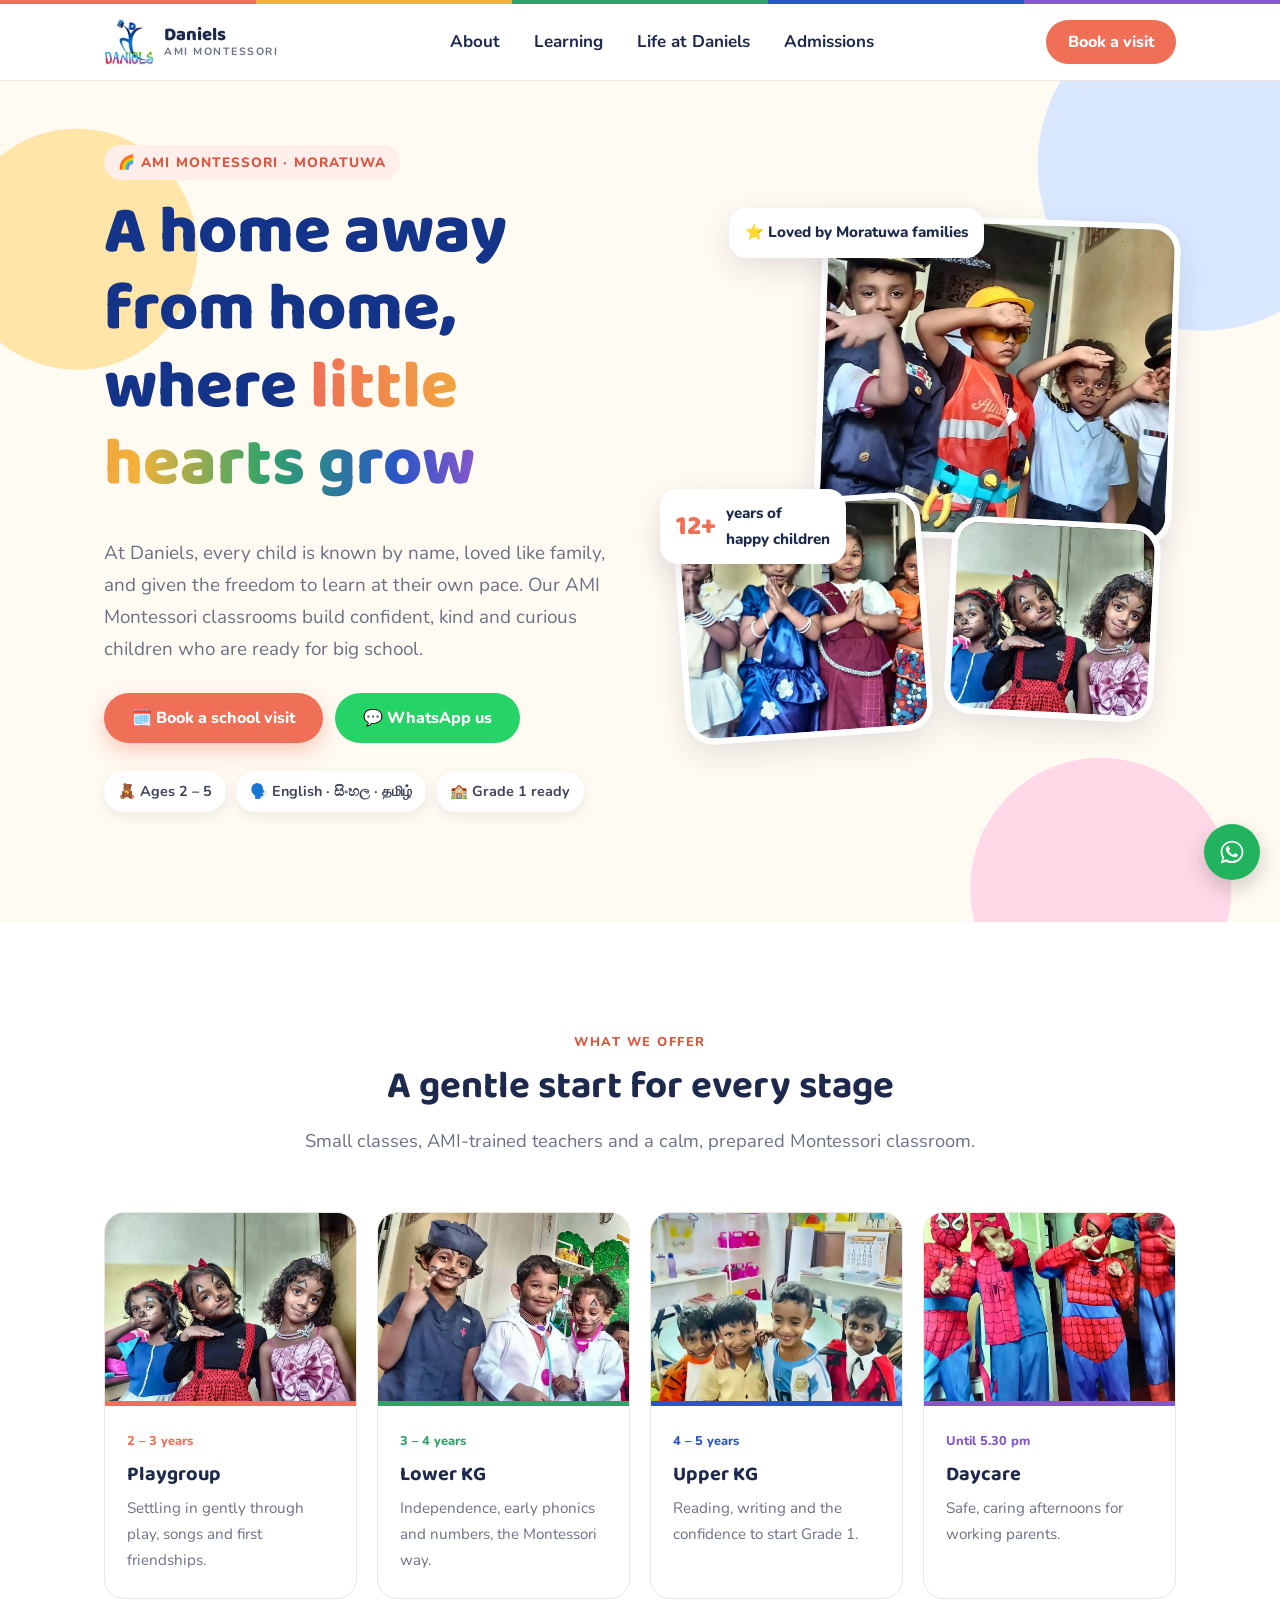
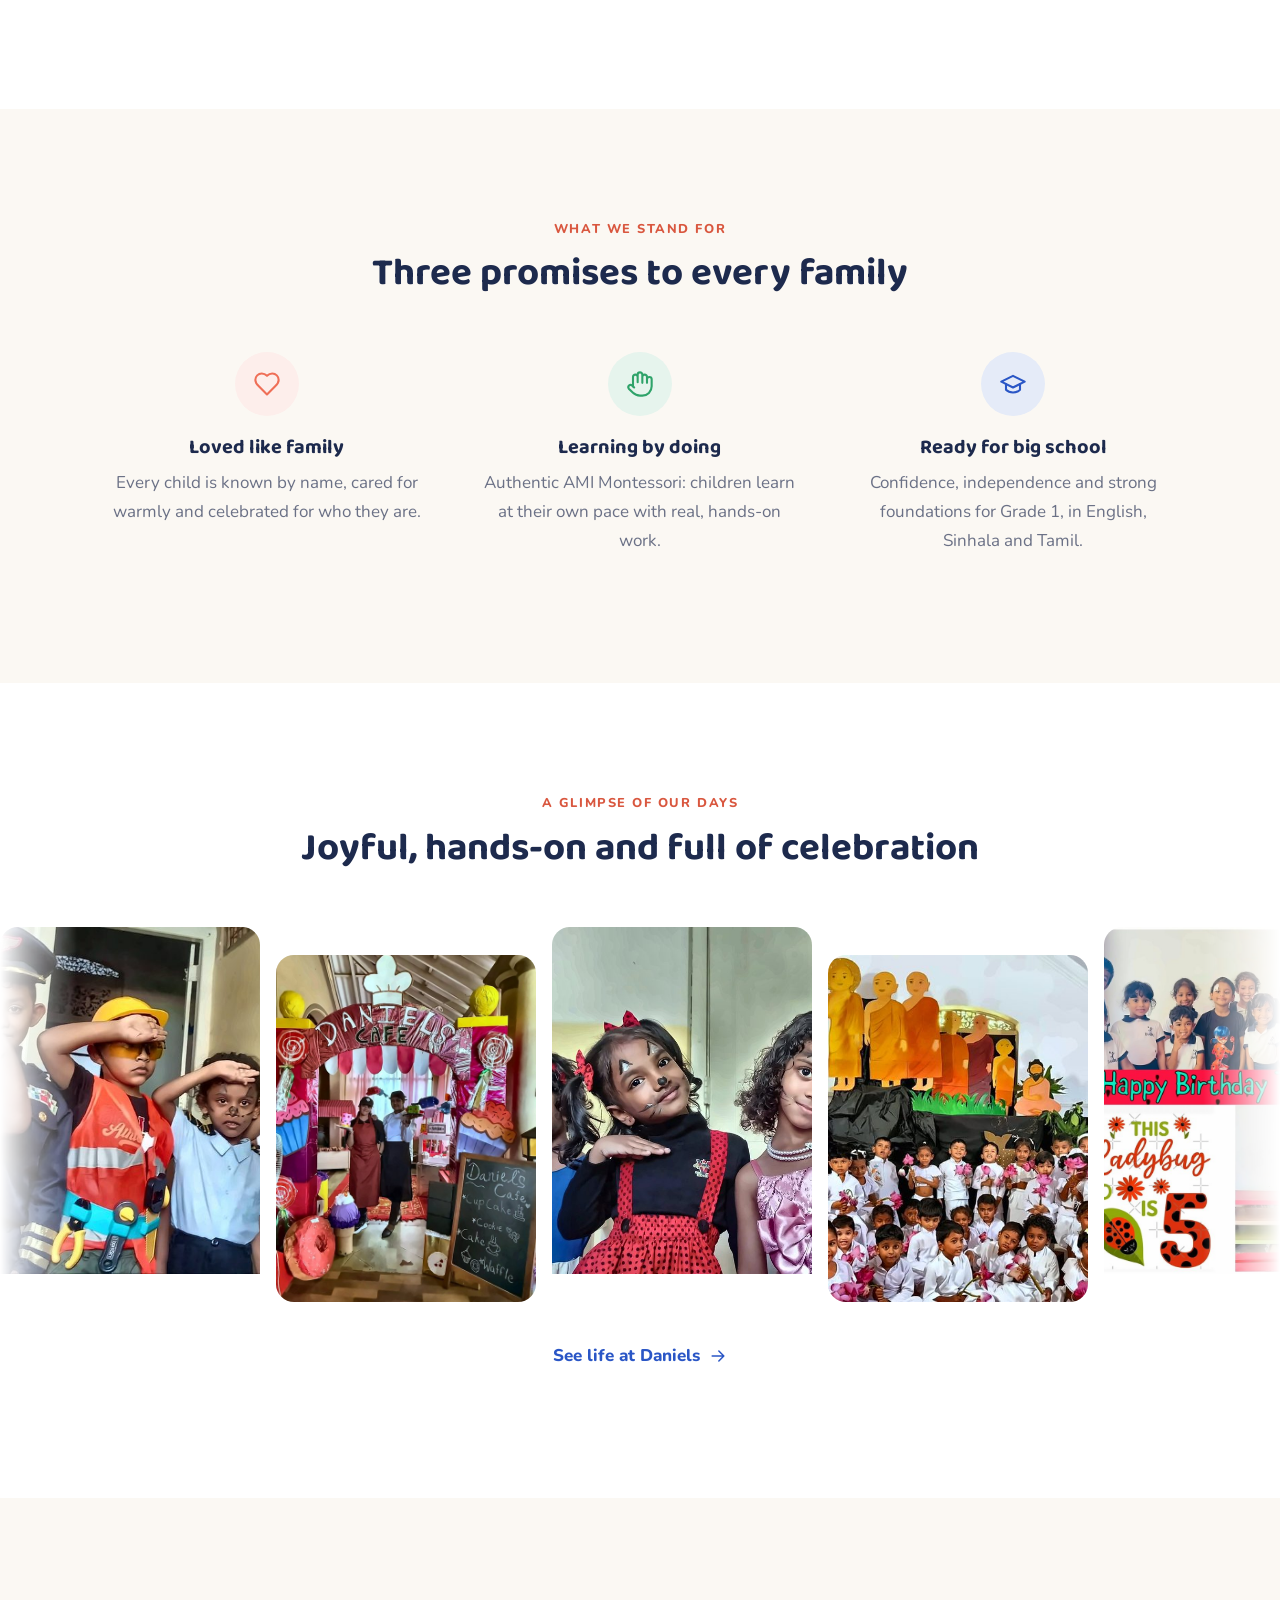
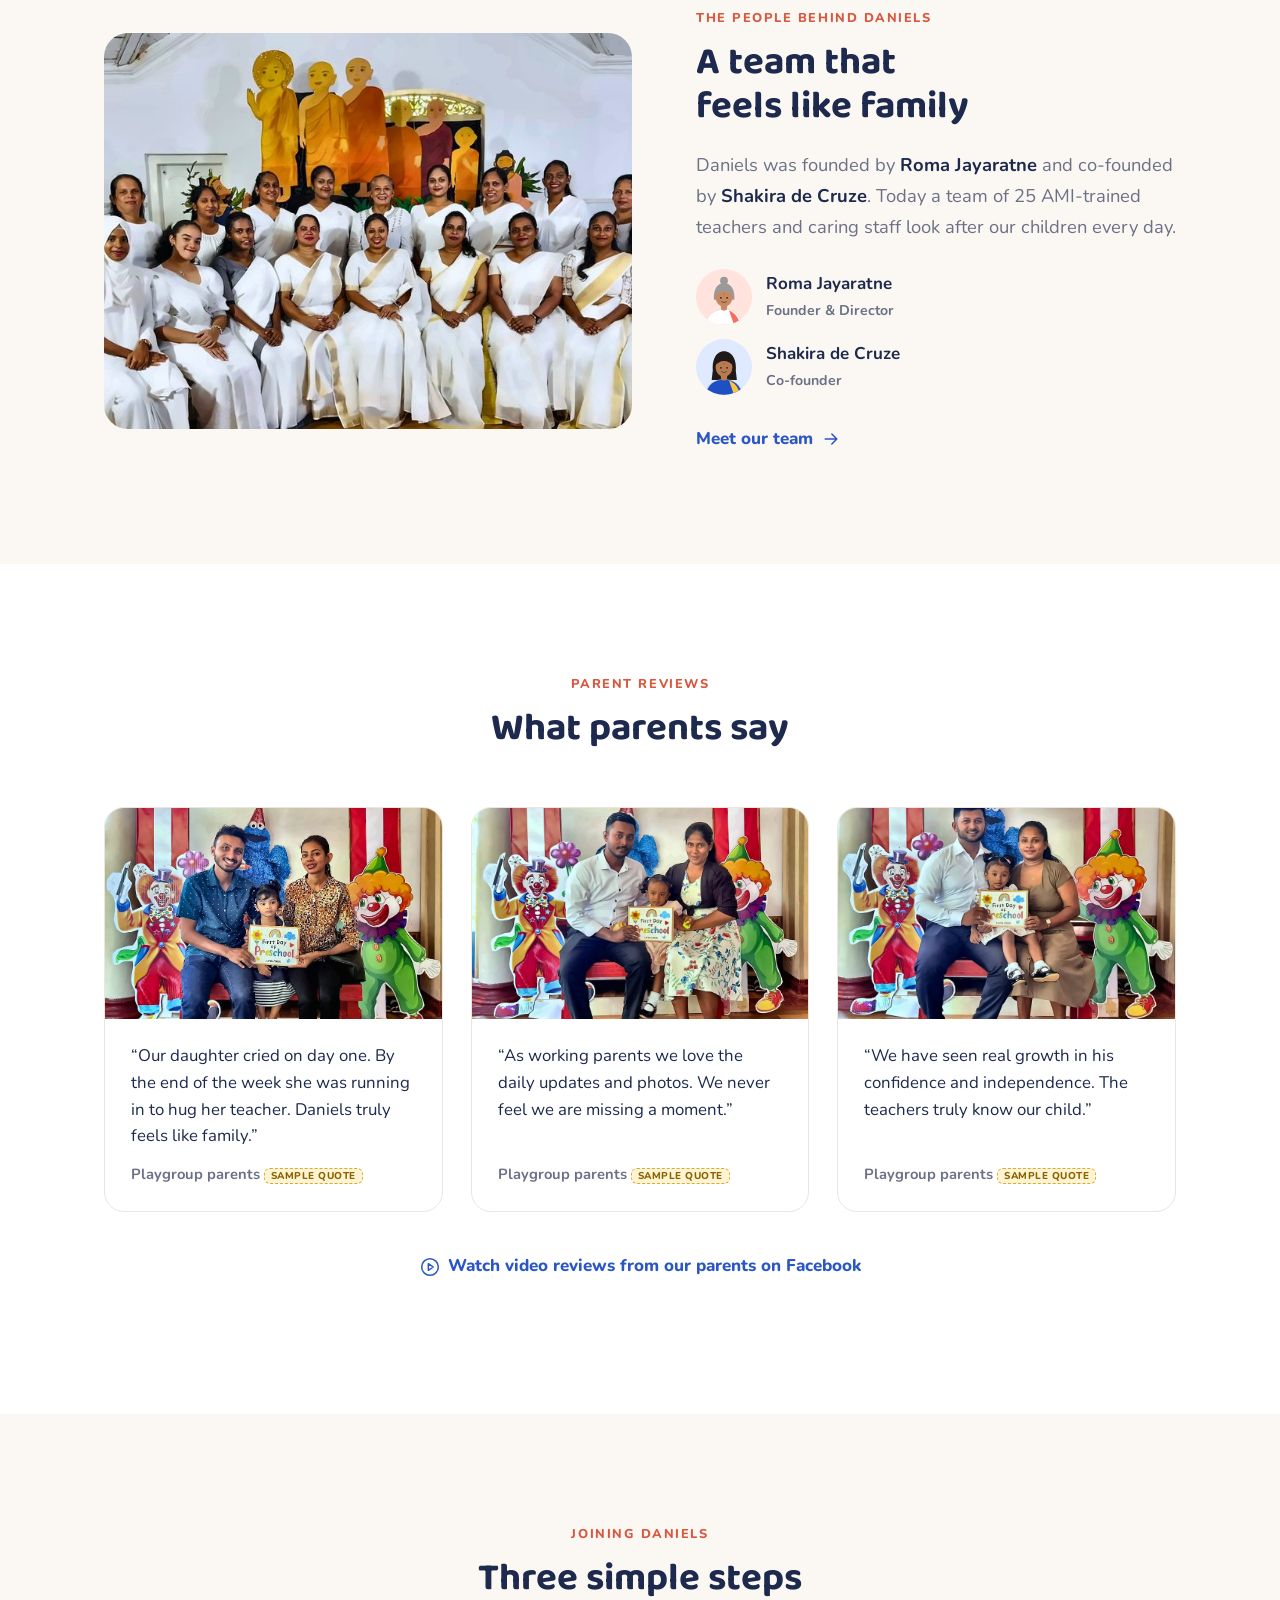
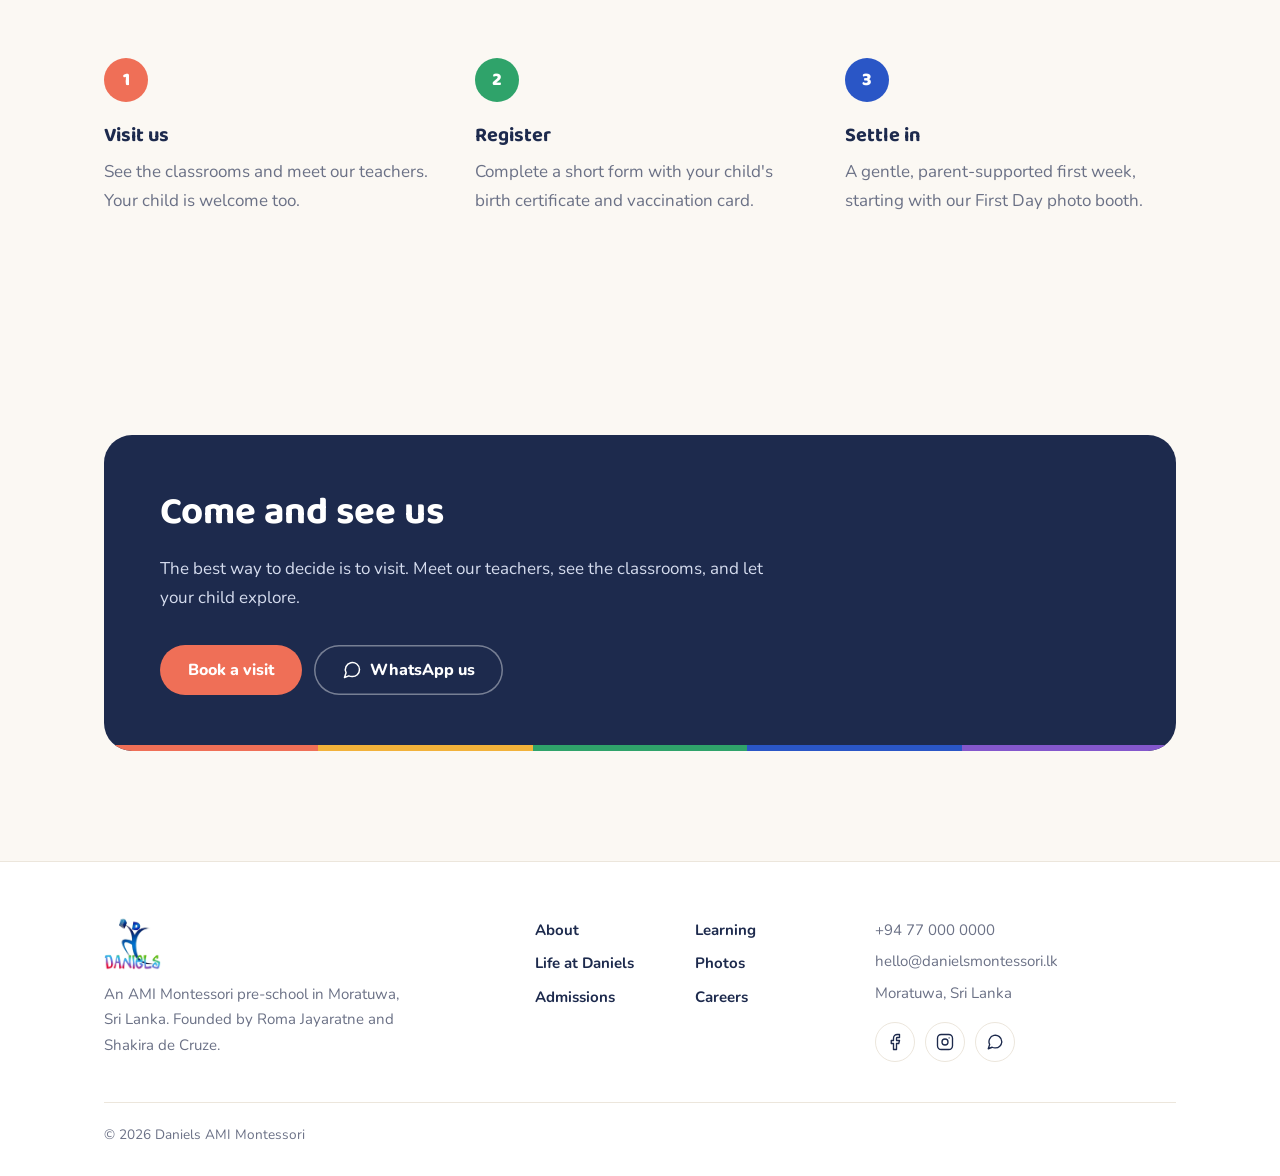
<file: index.html>
<!doctype html>
<html lang="en">
<head>
<meta charset="utf-8">
<meta name="viewport" content="width=device-width, initial-scale=1, viewport-fit=cover">
<meta name="claude:viewport-fit-sides" content="cover">
<title>Daniels AMI Montessori</title>
<meta name="description" content="Daniels AMI Montessori, Moratuwa: a warm AMI Montessori pre-school for children aged 2 to 5. Playgroup, Lower KG, Upper KG and daycare.">
<meta property="og:title" content="Daniels AMI Montessori">
<meta property="og:description" content="Daniels AMI Montessori, Moratuwa: a warm AMI Montessori pre-school for children aged 2 to 5. Playgroup, Lower KG, Upper KG and daycare.">
<meta property="og:image" content="assets/img/cultural-national-dress.jpg">
<link rel="icon" href="assets/img/daniels-logo.png">
<link rel="preconnect" href="https://fonts.googleapis.com"><link rel="preconnect" href="https://fonts.gstatic.com" crossorigin>
<link href="https://fonts.googleapis.com/css2?family=Baloo+2:wght@600;700;800&family=Nunito:wght@400;600;700;800&display=swap" rel="stylesheet">
<link rel="stylesheet" href="assets/css/site.css?v=202611151027">
</head>
<body>
<div class="stripe" aria-hidden="true"></div>
<header class="site"><div class="wrap">
  <a href="index.html" class="brand"><img src="assets/img/daniels-logo.png" alt="Daniels logo"><span class="bt">Daniels<small>AMI Montessori</small></span></a>
  <nav class="primary" aria-label="Main"><ul><li><a href="about.html">About</a></li><li><a href="curriculum.html">Learning</a></li><li><a href="events.html">Life at Daniels</a></li><li><a href="admissions.html">Admissions</a></li><li class="m-only"><a href="admissions.html#enquire">Book a visit</a></li></ul></nav>
  <a href="admissions.html#enquire" class="btn btn-primary h-cta">Book a visit</a>
  <button class="burger" aria-label="Menu" aria-expanded="false"><svg class="ic" viewBox="0 0 24 24" aria-hidden="true"><path d="M4 6h16M4 12h16M4 18h16"/></svg></button>
</div></header>
<main>

<section class="hero1"><div class="wrap">
  <div class="h1-txt">
    <span class="pill">🌈 AMI Montessori · Moratuwa</span>
    <h1>A home away from home, where <span class="rb">little hearts grow</span></h1>
    <p class="lead">At Daniels, every child is known by name, loved like family, and given the freedom to learn at their own pace. Our AMI Montessori classrooms build confident, kind and curious children who are ready for big school.</p>
    <div class="btns"><a href="admissions.html#enquire" class="btn btn-primary btn-pop">🗓️ Book a school visit</a><a href="https://wa.me/94770000000?text=Hello%20Daniels%2C%20I%27d%20like%20to%20know%20more%20about%20admissions." class="btn btn-wa" target="_blank" rel="noopener">💬 WhatsApp us</a></div>
    <div class="badges"><span>🧸 Ages 2 – 5</span><span>🗣️ English · සිංහල · தமிழ்</span><span>🏫 Grade 1 ready</span></div>
  </div>
  <div class="h1-art">
    <div class="ph p1"><img src="assets/img/careerday-heroes.jpg" srcset="assets/img/thumbs/careerday-heroes.jpg 900w, assets/img/careerday-heroes.jpg 2000w" sizes="(max-width: 900px) 100vw, 560px" alt="Children dressed as community helpers on Career Day" fetchpriority=high decoding="async"></div>
    <div class="ph p2"><img src="assets/img/cultural-national-dress.jpg" srcset="assets/img/thumbs/cultural-national-dress.jpg 900w, assets/img/cultural-national-dress.jpg 2000w" sizes="(max-width: 900px) 100vw, 560px" alt="Children in traditional Sri Lankan dress greeting with Ayubowan" fetchpriority=high decoding="async"></div>
    <div class="ph p3"><img src="assets/img/halloween-costumes.jpg" srcset="assets/img/thumbs/halloween-costumes.jpg 900w, assets/img/halloween-costumes.jpg 2000w" sizes="(max-width: 900px) 100vw, 560px" alt="Children in costumes and face paint" loading=lazy decoding="async"></div>
    <div class="sticker s1"><span class="big" data-years>12+</span><span>years of<br>happy children</span></div>
    <div class="sticker s2">⭐ Loved by Moratuwa families</div>
  </div>
</div></section>

<section id="offer"><div class="wrap">
<div class="sec-head center"><span class="kicker">What we offer</span><h2>A gentle start for every stage</h2><p class=lead>Small classes, AMI-trained teachers and a calm, prepared Montessori classroom.</p></div>
<div class="offer"><a href="curriculum.html#stages" style="--c:var(--coral);--d:0.0s" data-anim="up"><span class="o-img"><img src="assets/img/thumbs/halloween-costumes.jpg" alt="Face paint and fancy dress" loading="lazy"></span><span class="o-txt"><span class="age">2 – 3 years</span><h3>Playgroup</h3><p>Settling in gently through play, songs and first friendships.</p></span></a><a href="curriculum.html#stages" style="--c:var(--leaf);--d:0.08s" data-anim="up"><span class="o-img"><img src="assets/img/thumbs/careerday-doctors.jpg" alt="Career Day: little doctors" loading="lazy"></span><span class="o-txt"><span class="age">3 – 4 years</span><h3>Lower KG</h3><p>Independence, early phonics and numbers, the Montessori way.</p></span></a><a href="curriculum.html#stages" style="--c:var(--blue);--d:0.16s" data-anim="up"><span class="o-img"><img src="assets/img/thumbs/dressup-friends.jpg" alt="Best friends in costume" loading="lazy"></span><span class="o-txt"><span class="age">4 – 5 years</span><h3>Upper KG</h3><p>Reading, writing and the confidence to start Grade 1.</p></span></a><a href="curriculum.html#stages" style="--c:var(--grape);--d:0.24s" data-anim="up"><span class="o-img"><img src="assets/img/thumbs/halloween-spiderman.jpg" alt="Spider-friends at Halloween" loading="lazy"></span><span class="o-txt"><span class="age">Until 5.30 pm</span><h3>Daycare</h3><p>Safe, caring afternoons for working parents.</p></span></a></div>
</div></section>

<section class="tint"><div class="wrap">
<div class="sec-head center"><span class="kicker">What we stand for</span><h2>Three promises to every family</h2></div>
<div class="values">
  <div style="--c:var(--coral)"><span class="vi"><svg class="ic" viewBox="0 0 24 24" aria-hidden="true"><path d="M19 14c1.5-1.5 3-3.2 3-5.5A5.5 5.5 0 0 0 16.5 3c-1.8 0-3 .5-4.5 2-1.5-1.5-2.7-2-4.5-2A5.5 5.5 0 0 0 2 8.5c0 2.3 1.5 4 3 5.5l7 7z"/></svg></span><h3>Loved like family</h3><p>Every child is known by name, cared for warmly and celebrated for who they are.</p></div>
  <div style="--c:var(--leaf)"><span class="vi"><svg class="ic" viewBox="0 0 24 24" aria-hidden="true"><path d="M18 11V6a2 2 0 0 0-4 0v5M14 10V4a2 2 0 0 0-4 0v6M10 10.5V6a2 2 0 0 0-4 0v8"/><path d="M18 8a2 2 0 1 1 4 0v6a8 8 0 0 1-8 8h-2c-2.8 0-4.5-.9-6-2.4l-3.6-3.6a2 2 0 0 1 2.8-2.8L7 15"/></svg></span><h3>Learning by doing</h3><p>Authentic AMI Montessori: children learn at their own pace with real, hands-on work.</p></div>
  <div style="--c:var(--blue)"><span class="vi"><svg class="ic" viewBox="0 0 24 24" aria-hidden="true"><path d="M22 10 12 5 2 10l10 5 10-5z"/><path d="M6 12v5c3 3 9 3 12 0v-5"/></svg></span><h3>Ready for big school</h3><p>Confidence, independence and strong foundations for Grade 1, in English, Sinhala and Tamil.</p></div>
</div>
</div></section>

<section><div class="wrap">
<div class="sec-head center"><span class="kicker">A glimpse of our days</span><h2>Joyful, hands-on and full of celebration</h2></div></div>
<div class="wrap-wide">
<div class="marquee" data-gallery><div class="mq-track"><a href="assets/img/careerday-heroes.jpg" data-lb data-cap="Career Day: our little community helpers"><img src="assets/img/thumbs/careerday-heroes.jpg" alt="Career Day: our little community helpers" loading="lazy"></a><a href="assets/img/exhibition-daniels-cafe.jpg" data-lb data-cap="The Daniels Café world"><img src="assets/img/thumbs/exhibition-daniels-cafe.jpg" alt="The Daniels Café world" loading="lazy"></a><a href="assets/img/halloween-costumes.jpg" data-lb data-cap="Face paint and fancy dress"><img src="assets/img/thumbs/halloween-costumes.jpg" alt="Face paint and fancy dress" loading="lazy"></a><a href="assets/img/cultural-vesak-dharma.jpg" data-lb data-cap="Vesak celebration"><img src="assets/img/thumbs/cultural-vesak-dharma.jpg" alt="Vesak celebration" loading="lazy"></a><a href="assets/img/birthday-tevinya.jpg" data-lb data-cap="Happy birthday, Tevinya"><img src="assets/img/thumbs/birthday-tevinya.jpg" alt="Happy birthday, Tevinya" loading="lazy"></a><a href="assets/img/exhibition-jungle-forest.jpg" data-lb data-cap="The enchanted jungle"><img src="assets/img/thumbs/exhibition-jungle-forest.jpg" alt="The enchanted jungle" loading="lazy"></a><a href="assets/img/careerday-doctors.jpg" data-lb data-cap="Career Day: little doctors"><img src="assets/img/thumbs/careerday-doctors.jpg" alt="Career Day: little doctors" loading="lazy"></a><a href="assets/img/cultural-national-dress.jpg" data-lb data-cap="Ayubowan! Traditional dress day"><img src="assets/img/thumbs/cultural-national-dress.jpg" alt="Ayubowan! Traditional dress day" loading="lazy"></a><a href="assets/img/halloween-spiderman.jpg" data-lb data-cap="Spider-friends at Halloween"><img src="assets/img/thumbs/halloween-spiderman.jpg" alt="Spider-friends at Halloween" loading="lazy"></a><a href="assets/img/staff-teachers-day.jpg" data-lb data-cap="Teachers' Day"><img src="assets/img/thumbs/staff-teachers-day.jpg" alt="Teachers' Day" loading="lazy"></a><a href="assets/img/careerday-heroes.jpg" data-lb data-cap="Career Day: our little community helpers" aria-hidden="true" tabindex="-1"><img src="assets/img/thumbs/careerday-heroes.jpg" alt="" loading="lazy"></a><a href="assets/img/exhibition-daniels-cafe.jpg" data-lb data-cap="The Daniels Café world" aria-hidden="true" tabindex="-1"><img src="assets/img/thumbs/exhibition-daniels-cafe.jpg" alt="" loading="lazy"></a><a href="assets/img/halloween-costumes.jpg" data-lb data-cap="Face paint and fancy dress" aria-hidden="true" tabindex="-1"><img src="assets/img/thumbs/halloween-costumes.jpg" alt="" loading="lazy"></a><a href="assets/img/cultural-vesak-dharma.jpg" data-lb data-cap="Vesak celebration" aria-hidden="true" tabindex="-1"><img src="assets/img/thumbs/cultural-vesak-dharma.jpg" alt="" loading="lazy"></a><a href="assets/img/birthday-tevinya.jpg" data-lb data-cap="Happy birthday, Tevinya" aria-hidden="true" tabindex="-1"><img src="assets/img/thumbs/birthday-tevinya.jpg" alt="" loading="lazy"></a><a href="assets/img/exhibition-jungle-forest.jpg" data-lb data-cap="The enchanted jungle" aria-hidden="true" tabindex="-1"><img src="assets/img/thumbs/exhibition-jungle-forest.jpg" alt="" loading="lazy"></a><a href="assets/img/careerday-doctors.jpg" data-lb data-cap="Career Day: little doctors" aria-hidden="true" tabindex="-1"><img src="assets/img/thumbs/careerday-doctors.jpg" alt="" loading="lazy"></a><a href="assets/img/cultural-national-dress.jpg" data-lb data-cap="Ayubowan! Traditional dress day" aria-hidden="true" tabindex="-1"><img src="assets/img/thumbs/cultural-national-dress.jpg" alt="" loading="lazy"></a><a href="assets/img/halloween-spiderman.jpg" data-lb data-cap="Spider-friends at Halloween" aria-hidden="true" tabindex="-1"><img src="assets/img/thumbs/halloween-spiderman.jpg" alt="" loading="lazy"></a><a href="assets/img/staff-teachers-day.jpg" data-lb data-cap="Teachers' Day" aria-hidden="true" tabindex="-1"><img src="assets/img/thumbs/staff-teachers-day.jpg" alt="" loading="lazy"></a></div></div></div>
</div><div class="wrap"><p class="center more"><a class="link" href="events.html">See life at Daniels <svg class="ic" viewBox="0 0 24 24" aria-hidden="true"><path d="M5 12h14M13 6l6 6-6 6"/></svg></a></p>
</div></section>

<section class="tint"><div class="wrap people">
  <div class="people-img" data-anim="zoom"><img src="assets/img/staff-family-group.jpg" srcset="assets/img/thumbs/staff-family-group.jpg 900w, assets/img/staff-family-group.jpg 2000w" sizes="(max-width: 900px) 100vw, 560px" alt="The Daniels teaching team" loading=lazy decoding="async"></div>
  <div>
    <span class="kicker">The people behind Daniels</span>
    <h2>A team that feels like family</h2>
    <p class="lead">Daniels was founded by <b>Roma Jayaratne</b> and co-founded by <b>Shakira de Cruze</b>. Today a team of 25 AMI-trained teachers and caring staff look after our children every day.</p>
    <div class="founders">
      <div><span class="mini-av"><img src="assets/img/avatars/avatar-0.svg" alt="Roma Jayaratne (placeholder portrait)"></span><span><b>Roma Jayaratne</b><small>Founder &amp; Director</small></span></div>
      <div><span class="mini-av"><img src="assets/img/avatars/avatar-1.svg" alt="Shakira de Cruze (placeholder portrait)"></span><span><b>Shakira de Cruze</b><small>Co-founder</small></span></div>
    </div>
    <a class="link" href="about.html">Meet our team <svg class="ic" viewBox="0 0 24 24" aria-hidden="true"><path d="M5 12h14M13 6l6 6-6 6"/></svg></a>
  </div>
</div></section>

<section><div class="wrap">
<div class="sec-head center"><span class="kicker">Parent reviews</span><h2>What parents say</h2></div>
<div class="reviews"><figure class="review" data-anim="up" style="--d:0.0s"><img src="assets/img/thumbs/firstday-family-1.jpg" alt="A Daniels family on their first day" loading="lazy"><blockquote>“Our daughter cried on day one. By the end of the week she was running in to hug her teacher. Daniels truly feels like family.”</blockquote><figcaption>Playgroup parents <span class="draft">sample quote</span></figcaption></figure><figure class="review" data-anim="up" style="--d:0.1s"><img src="assets/img/thumbs/firstday-family-2.jpg" alt="A Daniels family on their first day" loading="lazy"><blockquote>“As working parents we love the daily updates and photos. We never feel we are missing a moment.”</blockquote><figcaption>Playgroup parents <span class="draft">sample quote</span></figcaption></figure><figure class="review" data-anim="up" style="--d:0.2s"><img src="assets/img/thumbs/firstday-family-3.jpg" alt="A Daniels family on their first day" loading="lazy"><blockquote>“We have seen real growth in his confidence and independence. The teachers truly know our child.”</blockquote><figcaption>Playgroup parents <span class="draft">sample quote</span></figcaption></figure></div>
<p class="center more"><a class="link" href="https://www.facebook.com/Shawndecruze/" target="_blank" rel="noopener"><svg class="ic" viewBox="0 0 24 24" aria-hidden="true"><circle cx="12" cy="12" r="10"/><path d="m10 8 6 4-6 4z"/></svg>Watch video reviews from our parents on Facebook</a></p>
</div></section>

<section class="tint"><div class="wrap">
<div class="sec-head center"><span class="kicker">Joining Daniels</span><h2>Three simple steps</h2></div>
<ol class="steps">
  <li><b>Visit us</b><span>See the classrooms and meet our teachers. Your child is welcome too.</span></li>
  <li><b>Register</b><span>Complete a short form with your child's birth certificate and vaccination card.</span></li>
  <li><b>Settle in</b><span>A gentle, parent-supported first week, starting with our First Day photo booth.</span></li>
</ol>
</div></section>
<section class="visit"><div class="wrap"><div class="visit-card">
<div><h2>Come and see us</h2><p>The best way to decide is to visit. Meet our teachers, see the classrooms, and let your child explore.</p></div>
<div class="btns"><a class="btn btn-primary" href="admissions.html#enquire">Book a visit</a><a class="btn btn-ghost" href="https://wa.me/94770000000" target="_blank" rel="noopener"><svg class="ic" viewBox="0 0 24 24" aria-hidden="true"><path d="M21 11.5a8.4 8.4 0 0 1-9 8.4 8.5 8.5 0 0 1-3.8-.9L3 21l1.9-5.7A8.5 8.5 0 1 1 21 11.5z"/></svg>WhatsApp us</a></div>
</div></div></section>

</main>
<footer class="site"><div class="wrap">
  <div class="f-brand"><img src="assets/img/daniels-logo.png" alt="Daniels logo"><p>An AMI Montessori pre-school in Moratuwa, Sri Lanka. Founded by Roma Jayaratne and Shakira de Cruze.</p></div>
  <nav class="f-links" aria-label="Footer"><a href="about.html">About</a><a href="curriculum.html">Learning</a><a href="events.html">Life at Daniels</a><a href="gallery.html">Photos</a><a href="admissions.html">Admissions</a><a href="careers.html">Careers</a></nav>
  <div class="f-contact"><span>+94 77 000 0000</span><span>hello@danielsmontessori.lk</span><span>Moratuwa, Sri Lanka</span>
    <div class="social"><a href="https://www.facebook.com/Shawndecruze/" target="_blank" rel="noopener" aria-label="Facebook"><svg class="ic" viewBox="0 0 24 24" aria-hidden="true"><path d="M18 2h-3a5 5 0 0 0-5 5v3H7v4h3v8h4v-8h3l1-4h-4V7a1 1 0 0 1 1-1h3z"/></svg></a><a href="https://www.instagram.com/explore/locations/302594056555041/daniels-ami-montessori-sri-lanka/" target="_blank" rel="noopener" aria-label="Instagram"><svg class="ic" viewBox="0 0 24 24" aria-hidden="true"><rect x="2" y="2" width="20" height="20" rx="5"/><circle cx="12" cy="12" r="4"/><path d="M17.5 6.5h.01"/></svg></a><a href="https://wa.me/94770000000" target="_blank" rel="noopener" aria-label="WhatsApp"><svg class="ic" viewBox="0 0 24 24" aria-hidden="true"><path d="M21 11.5a8.4 8.4 0 0 1-9 8.4 8.5 8.5 0 0 1-3.8-.9L3 21l1.9-5.7A8.5 8.5 0 1 1 21 11.5z"/></svg></a></div></div>
  <div class="f-bottom">© <span data-year-now>2026</span> Daniels AMI Montessori</div>
</div></footer>
<a class="wa-float" href="https://wa.me/94770000000?text=Hello%20Daniels!" target="_blank" rel="noopener" aria-label="Chat with us on WhatsApp"><svg viewBox="0 0 32 32" aria-hidden="true"><path d="M16 3C8.8 3 3 8.7 3 15.8c0 2.5.7 4.9 2 7L3 29l6.4-2c2 1.1 4.3 1.7 6.6 1.7 7.2 0 13-5.7 13-12.8S23.2 3 16 3zm0 23.4c-2.1 0-4.1-.6-5.9-1.7l-.4-.3-3.8 1.2 1.2-3.7-.3-.4c-1.2-1.8-1.8-3.8-1.8-5.9C5 9.9 9.9 5.2 16 5.2s11 4.7 11 10.6-4.9 10.6-11 10.6zm6-7.9c-.3-.2-2-1-2.3-1.1-.3-.1-.5-.2-.8.2-.2.3-.9 1.1-1 1.3-.2.2-.4.2-.7.1-.3-.2-1.4-.5-2.7-1.6-1-.9-1.7-2-1.9-2.3-.2-.3 0-.5.1-.7l.5-.6c.2-.2.2-.3.3-.6.1-.2.1-.4 0-.6l-1-2.5c-.3-.7-.6-.6-.8-.6h-.7c-.2 0-.6.1-.9.4-.3.3-1.2 1.1-1.2 2.8s1.2 3.2 1.4 3.5c.2.2 2.4 3.6 5.8 5 2.8 1.1 3.4.9 4 .8.6-.1 2-.8 2.3-1.6.3-.8.3-1.5.2-1.6-.1-.2-.3-.3-.6-.4z"/></svg></a>
<div class="lightbox" role="dialog" aria-modal="true" aria-label="Photo viewer">
  <button class="lb-x" aria-label="Close"><svg class="ic" viewBox="0 0 24 24" aria-hidden="true"><path d="M18 6 6 18M6 6l12 12"/></svg></button><button class="lb-p" aria-label="Previous"><svg class="ic" viewBox="0 0 24 24" aria-hidden="true"><path d="m15 18-6-6 6-6"/></svg></button>
  <img alt=""><button class="lb-n" aria-label="Next"><svg class="ic" viewBox="0 0 24 24" aria-hidden="true"><path d="m9 18 6-6-6-6"/></svg></button><p></p>
</div>
<script src="assets/js/site.js?v=202611151027"></script>
</body>
</html>
</file>
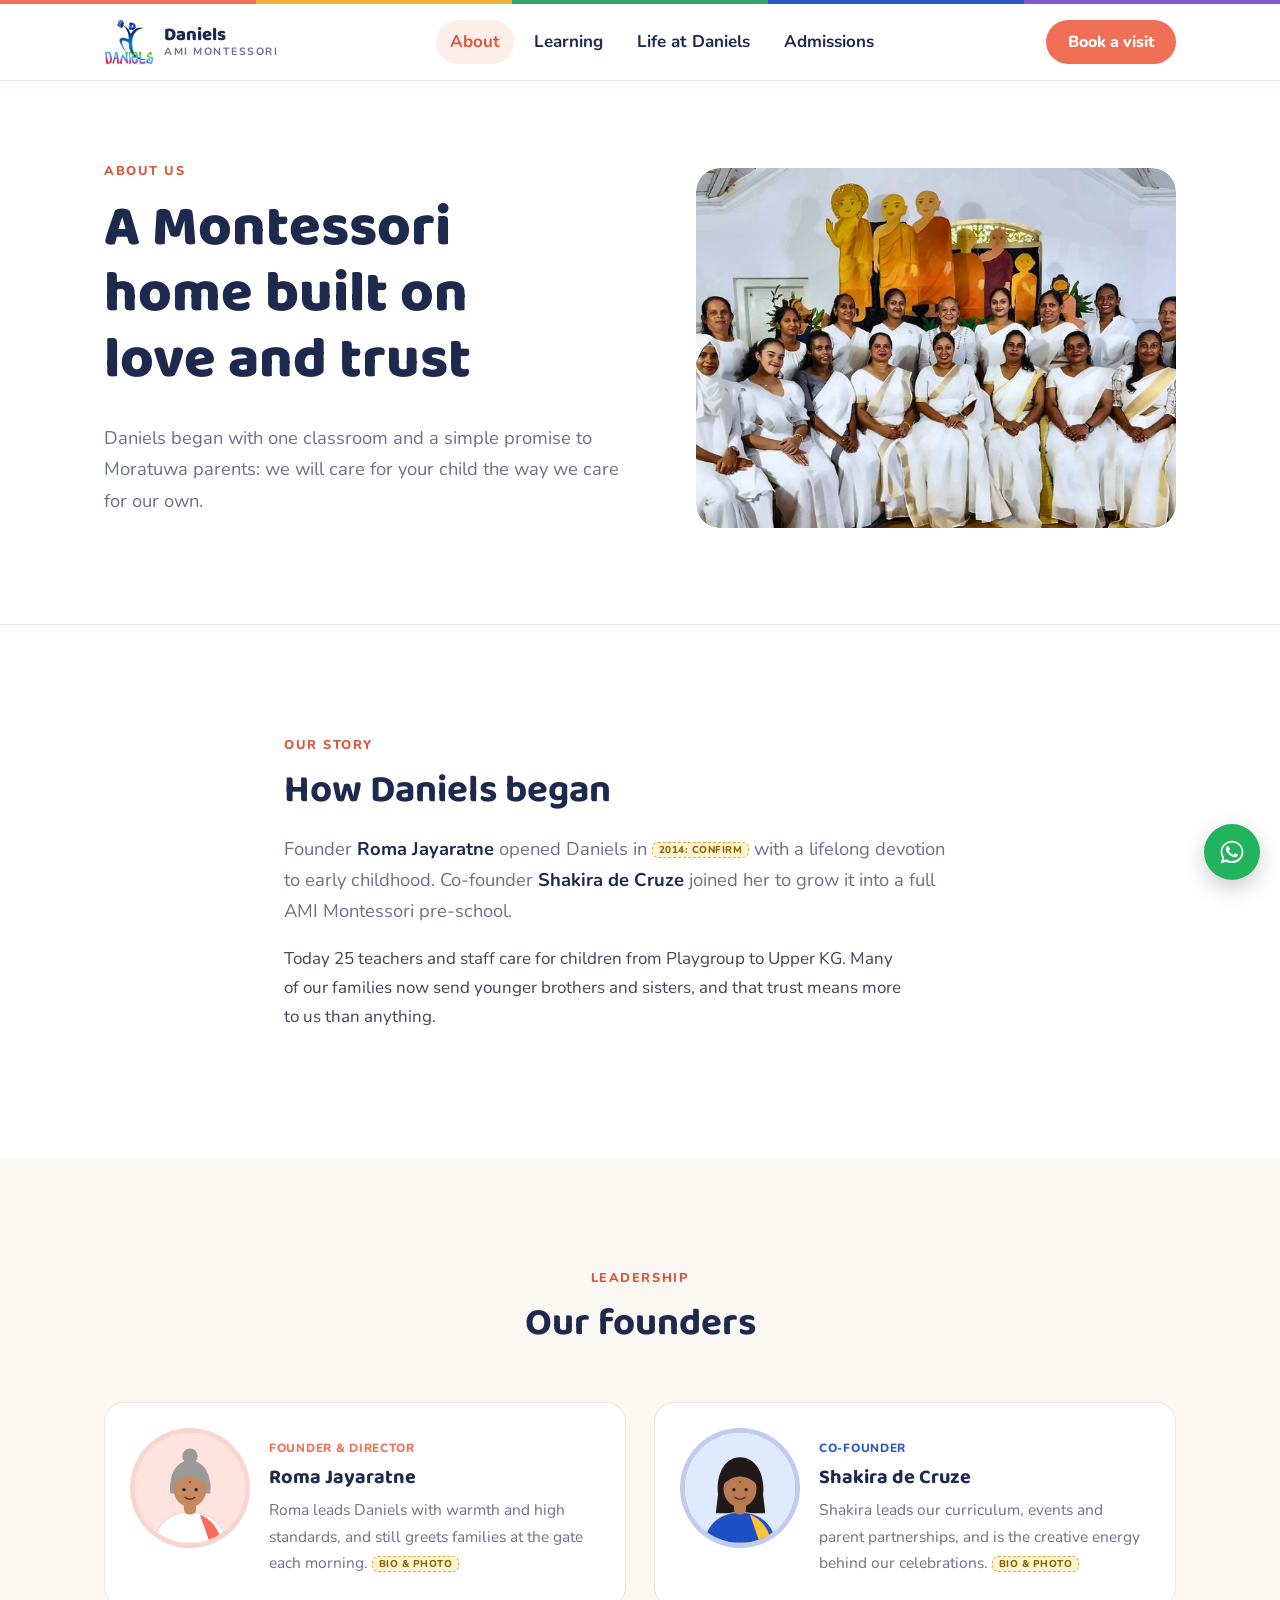
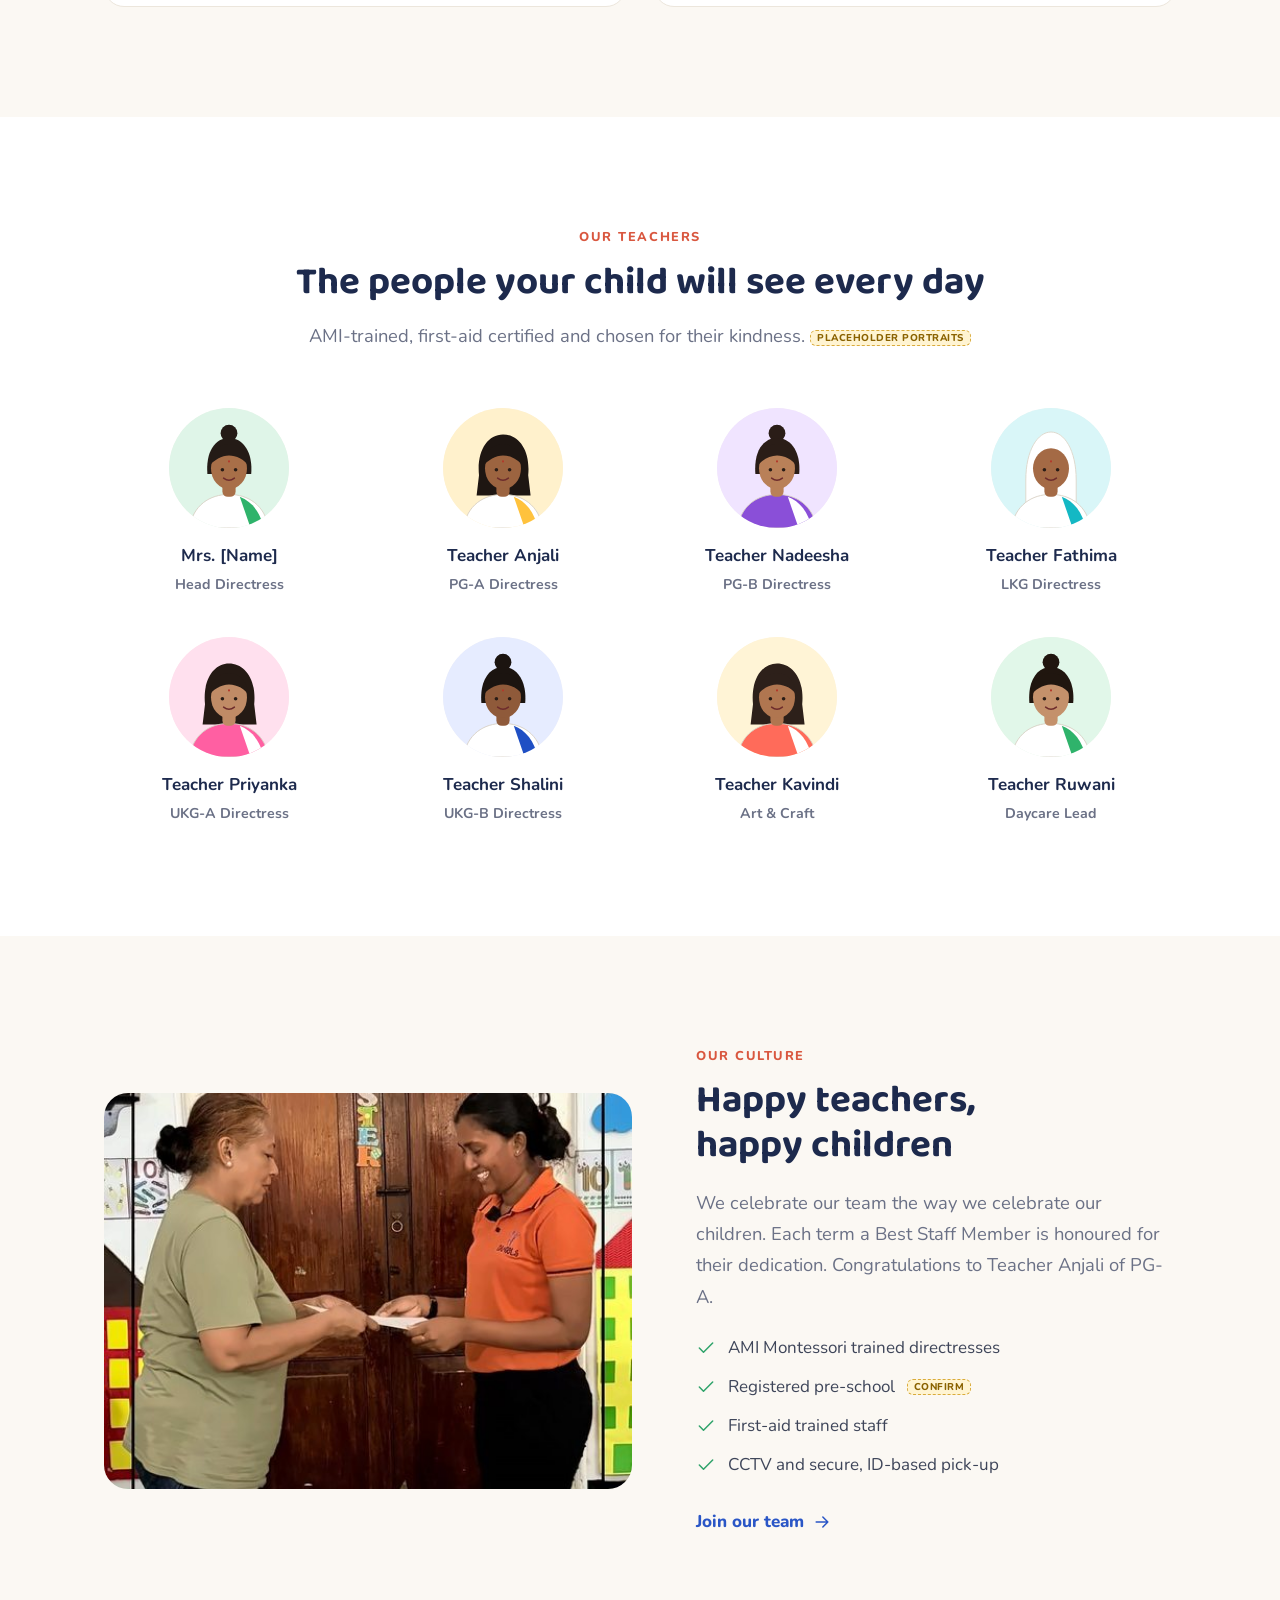
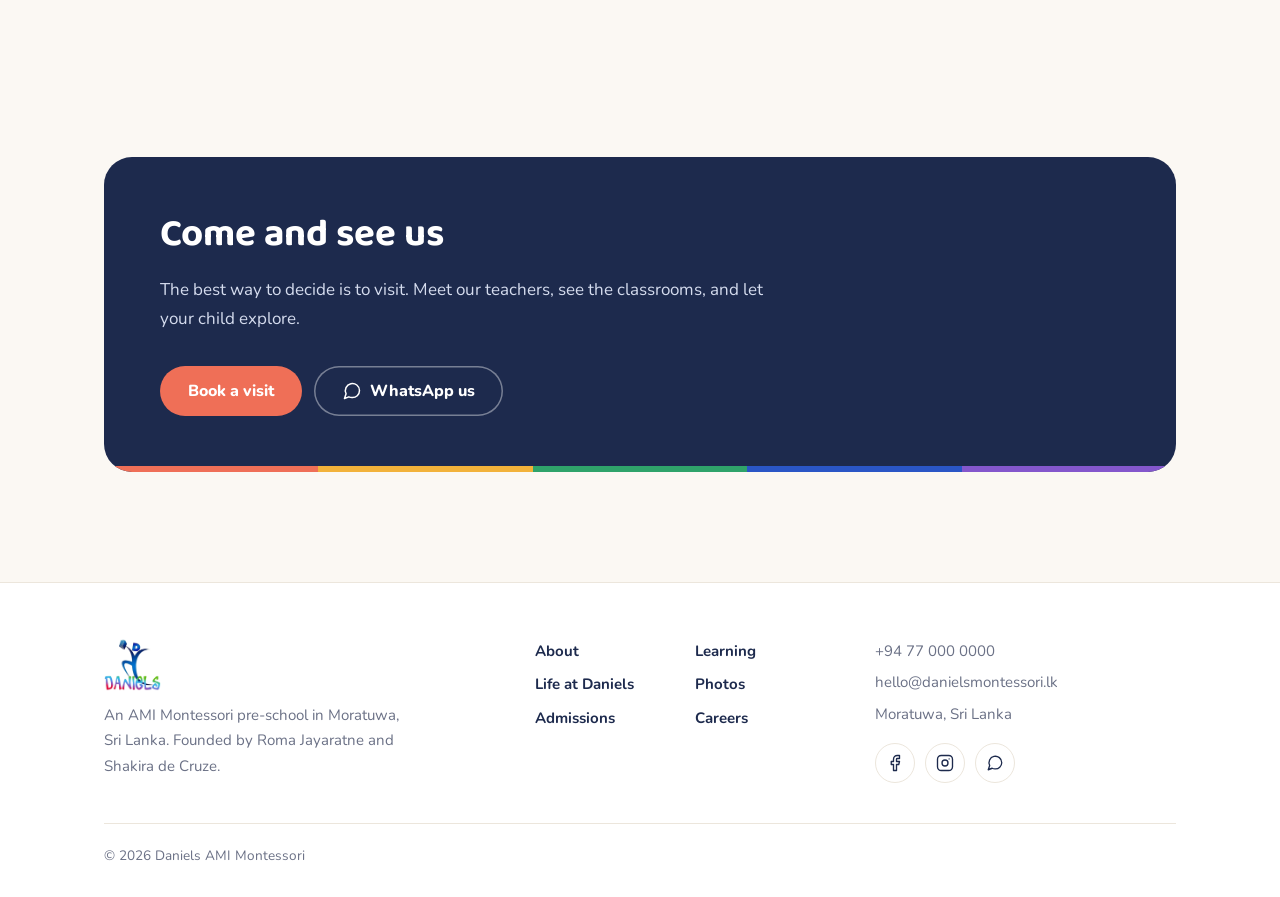
<file: about.html>
<!doctype html>
<html lang="en">
<head>
<meta charset="utf-8">
<meta name="viewport" content="width=device-width, initial-scale=1, viewport-fit=cover">
<meta name="claude:viewport-fit-sides" content="cover">
<title>About us · Daniels AMI Montessori</title>
<meta name="description" content="Our story, founders Roma Jayaratne and Shakira de Cruze, and the teachers of Daniels AMI Montessori, Moratuwa.">
<meta property="og:title" content="About us · Daniels AMI Montessori">
<meta property="og:description" content="Our story, founders Roma Jayaratne and Shakira de Cruze, and the teachers of Daniels AMI Montessori, Moratuwa.">
<meta property="og:image" content="assets/img/cultural-national-dress.jpg">
<link rel="icon" href="assets/img/daniels-logo.png">
<link rel="preconnect" href="https://fonts.googleapis.com"><link rel="preconnect" href="https://fonts.gstatic.com" crossorigin>
<link href="https://fonts.googleapis.com/css2?family=Baloo+2:wght@600;700;800&family=Nunito:wght@400;600;700;800&display=swap" rel="stylesheet">
<link rel="stylesheet" href="assets/css/site.css?v=202611151027">
</head>
<body>
<div class="stripe" aria-hidden="true"></div>
<header class="site"><div class="wrap">
  <a href="index.html" class="brand"><img src="assets/img/daniels-logo.png" alt="Daniels logo"><span class="bt">Daniels<small>AMI Montessori</small></span></a>
  <nav class="primary" aria-label="Main"><ul><li><a href="about.html" class=active aria-current=page>About</a></li><li><a href="curriculum.html">Learning</a></li><li><a href="events.html">Life at Daniels</a></li><li><a href="admissions.html">Admissions</a></li><li class="m-only"><a href="admissions.html#enquire">Book a visit</a></li></ul></nav>
  <a href="admissions.html#enquire" class="btn btn-primary h-cta">Book a visit</a>
  <button class="burger" aria-label="Menu" aria-expanded="false"><svg class="ic" viewBox="0 0 24 24" aria-hidden="true"><path d="M4 6h16M4 12h16M4 18h16"/></svg></button>
</div></header>
<main>
<section class="phero"><div class="wrap"><div class="phero-txt"><span class="kicker">About us</span><h1>A Montessori home built on love and trust</h1><p class="lead">Daniels began with one classroom and a simple promise to Moratuwa parents: we will care for your child the way we care for our own.</p></div><div class="phero-img kb"><img src="assets/img/staff-family-group.jpg" srcset="assets/img/thumbs/staff-family-group.jpg 900w, assets/img/staff-family-group.jpg 2000w" sizes="(max-width: 900px) 100vw, 560px" alt="The Daniels team" fetchpriority=high decoding="async"></div></div></section>
<section><div class="wrap narrow">
<span class="kicker">Our story</span>
<h2>How Daniels began</h2>
<p class="lead">Founder <b>Roma Jayaratne</b> opened Daniels in <span class="draft">2014: confirm</span> with a lifelong devotion to early childhood. Co-founder <b>Shakira de Cruze</b> joined her to grow it into a full AMI Montessori pre-school.</p>
<p>Today 25 teachers and staff care for children from Playgroup to Upper KG. Many of our families now send younger brothers and sisters, and that trust means more to us than anything.</p>
</div></section>

<section class="tint"><div class="wrap">
<div class="sec-head center"><span class="kicker">Leadership</span><h2>Our founders</h2></div>
<div class="leaders">
  <div class="leader" style="--c:var(--coral)"><span class="l-av"><img src="assets/img/avatars/avatar-0.svg" alt="Roma Jayaratne (placeholder portrait)"></span><div><small>Founder &amp; Director</small><h3>Roma Jayaratne</h3><p>Roma leads Daniels with warmth and high standards, and still greets families at the gate each morning. <span class="draft">bio &amp; photo</span></p></div></div>
  <div class="leader" style="--c:var(--blue)"><span class="l-av"><img src="assets/img/avatars/avatar-1.svg" alt="Shakira de Cruze (placeholder portrait)"></span><div><small>Co-founder</small><h3>Shakira de Cruze</h3><p>Shakira leads our curriculum, events and parent partnerships, and is the creative energy behind our celebrations. <span class="draft">bio &amp; photo</span></p></div></div>
</div>
</div></section>

<section><div class="wrap">
<div class="sec-head center"><span class="kicker">Our teachers</span><h2>The people your child will see every day</h2><p class=lead>AMI-trained, first-aid certified and chosen for their kindness. <span class=draft>placeholder portraits</span></p></div>
<div class="teachers"><div class="teacher"><span class="t-av"><img src="assets/img/avatars/avatar-2.svg" alt="Mrs. [Name] (placeholder portrait)"></span><b>Mrs. [Name]</b><small>Head Directress</small></div><div class="teacher"><span class="t-av"><img src="assets/img/avatars/avatar-3.svg" alt="Teacher Anjali (placeholder portrait)"></span><b>Teacher Anjali</b><small>PG-A Directress</small></div><div class="teacher"><span class="t-av"><img src="assets/img/avatars/avatar-4.svg" alt="Teacher Nadeesha (placeholder portrait)"></span><b>Teacher Nadeesha</b><small>PG-B Directress</small></div><div class="teacher"><span class="t-av"><img src="assets/img/avatars/avatar-5.svg" alt="Teacher Fathima (placeholder portrait)"></span><b>Teacher Fathima</b><small>LKG Directress</small></div><div class="teacher"><span class="t-av"><img src="assets/img/avatars/avatar-6.svg" alt="Teacher Priyanka (placeholder portrait)"></span><b>Teacher Priyanka</b><small>UKG-A Directress</small></div><div class="teacher"><span class="t-av"><img src="assets/img/avatars/avatar-7.svg" alt="Teacher Shalini (placeholder portrait)"></span><b>Teacher Shalini</b><small>UKG-B Directress</small></div><div class="teacher"><span class="t-av"><img src="assets/img/avatars/avatar-8.svg" alt="Teacher Kavindi (placeholder portrait)"></span><b>Teacher Kavindi</b><small>Art & Craft</small></div><div class="teacher"><span class="t-av"><img src="assets/img/avatars/avatar-9.svg" alt="Teacher Ruwani (placeholder portrait)"></span><b>Teacher Ruwani</b><small>Daycare Lead</small></div></div>
</div></section>

<section class="tint"><div class="wrap people">
  <div class="people-img"><img src="assets/img/staff-best-first-term-anjali.jpg" srcset="assets/img/thumbs/staff-best-first-term-anjali.jpg 900w, assets/img/staff-best-first-term-anjali.jpg 2000w" sizes="(max-width: 900px) 100vw, 560px" alt="Teacher Anjali receives Best Staff of the First Term" loading=lazy decoding="async"></div>
  <div>
    <span class="kicker">Our culture</span>
    <h2>Happy teachers, happy children</h2>
    <p class="lead">We celebrate our team the way we celebrate our children. Each term a Best Staff Member is honoured for their dedication. Congratulations to Teacher Anjali of PG-A.</p>
    <ul class="ticks"><li><svg class="ic" viewBox="0 0 24 24" aria-hidden="true"><path d="M20 6 9 17l-5-5"/></svg>AMI Montessori trained directresses</li><li><svg class="ic" viewBox="0 0 24 24" aria-hidden="true"><path d="M20 6 9 17l-5-5"/></svg>Registered pre-school <span class="draft">confirm</span></li><li><svg class="ic" viewBox="0 0 24 24" aria-hidden="true"><path d="M20 6 9 17l-5-5"/></svg>First-aid trained staff</li><li><svg class="ic" viewBox="0 0 24 24" aria-hidden="true"><path d="M20 6 9 17l-5-5"/></svg>CCTV and secure, ID-based pick-up</li></ul>
    <a class="link" href="careers.html">Join our team <svg class="ic" viewBox="0 0 24 24" aria-hidden="true"><path d="M5 12h14M13 6l6 6-6 6"/></svg></a>
  </div>
</div></section>
<section class="visit"><div class="wrap"><div class="visit-card">
<div><h2>Come and see us</h2><p>The best way to decide is to visit. Meet our teachers, see the classrooms, and let your child explore.</p></div>
<div class="btns"><a class="btn btn-primary" href="admissions.html#enquire">Book a visit</a><a class="btn btn-ghost" href="https://wa.me/94770000000" target="_blank" rel="noopener"><svg class="ic" viewBox="0 0 24 24" aria-hidden="true"><path d="M21 11.5a8.4 8.4 0 0 1-9 8.4 8.5 8.5 0 0 1-3.8-.9L3 21l1.9-5.7A8.5 8.5 0 1 1 21 11.5z"/></svg>WhatsApp us</a></div>
</div></div></section>
</main>
<footer class="site"><div class="wrap">
  <div class="f-brand"><img src="assets/img/daniels-logo.png" alt="Daniels logo"><p>An AMI Montessori pre-school in Moratuwa, Sri Lanka. Founded by Roma Jayaratne and Shakira de Cruze.</p></div>
  <nav class="f-links" aria-label="Footer"><a href="about.html">About</a><a href="curriculum.html">Learning</a><a href="events.html">Life at Daniels</a><a href="gallery.html">Photos</a><a href="admissions.html">Admissions</a><a href="careers.html">Careers</a></nav>
  <div class="f-contact"><span>+94 77 000 0000</span><span>hello@danielsmontessori.lk</span><span>Moratuwa, Sri Lanka</span>
    <div class="social"><a href="https://www.facebook.com/Shawndecruze/" target="_blank" rel="noopener" aria-label="Facebook"><svg class="ic" viewBox="0 0 24 24" aria-hidden="true"><path d="M18 2h-3a5 5 0 0 0-5 5v3H7v4h3v8h4v-8h3l1-4h-4V7a1 1 0 0 1 1-1h3z"/></svg></a><a href="https://www.instagram.com/explore/locations/302594056555041/daniels-ami-montessori-sri-lanka/" target="_blank" rel="noopener" aria-label="Instagram"><svg class="ic" viewBox="0 0 24 24" aria-hidden="true"><rect x="2" y="2" width="20" height="20" rx="5"/><circle cx="12" cy="12" r="4"/><path d="M17.5 6.5h.01"/></svg></a><a href="https://wa.me/94770000000" target="_blank" rel="noopener" aria-label="WhatsApp"><svg class="ic" viewBox="0 0 24 24" aria-hidden="true"><path d="M21 11.5a8.4 8.4 0 0 1-9 8.4 8.5 8.5 0 0 1-3.8-.9L3 21l1.9-5.7A8.5 8.5 0 1 1 21 11.5z"/></svg></a></div></div>
  <div class="f-bottom">© <span data-year-now>2026</span> Daniels AMI Montessori</div>
</div></footer>
<a class="wa-float" href="https://wa.me/94770000000?text=Hello%20Daniels!" target="_blank" rel="noopener" aria-label="Chat with us on WhatsApp"><svg viewBox="0 0 32 32" aria-hidden="true"><path d="M16 3C8.8 3 3 8.7 3 15.8c0 2.5.7 4.9 2 7L3 29l6.4-2c2 1.1 4.3 1.7 6.6 1.7 7.2 0 13-5.7 13-12.8S23.2 3 16 3zm0 23.4c-2.1 0-4.1-.6-5.9-1.7l-.4-.3-3.8 1.2 1.2-3.7-.3-.4c-1.2-1.8-1.8-3.8-1.8-5.9C5 9.9 9.9 5.2 16 5.2s11 4.7 11 10.6-4.9 10.6-11 10.6zm6-7.9c-.3-.2-2-1-2.3-1.1-.3-.1-.5-.2-.8.2-.2.3-.9 1.1-1 1.3-.2.2-.4.2-.7.1-.3-.2-1.4-.5-2.7-1.6-1-.9-1.7-2-1.9-2.3-.2-.3 0-.5.1-.7l.5-.6c.2-.2.2-.3.3-.6.1-.2.1-.4 0-.6l-1-2.5c-.3-.7-.6-.6-.8-.6h-.7c-.2 0-.6.1-.9.4-.3.3-1.2 1.1-1.2 2.8s1.2 3.2 1.4 3.5c.2.2 2.4 3.6 5.8 5 2.8 1.1 3.4.9 4 .8.6-.1 2-.8 2.3-1.6.3-.8.3-1.5.2-1.6-.1-.2-.3-.3-.6-.4z"/></svg></a>
<div class="lightbox" role="dialog" aria-modal="true" aria-label="Photo viewer">
  <button class="lb-x" aria-label="Close"><svg class="ic" viewBox="0 0 24 24" aria-hidden="true"><path d="M18 6 6 18M6 6l12 12"/></svg></button><button class="lb-p" aria-label="Previous"><svg class="ic" viewBox="0 0 24 24" aria-hidden="true"><path d="m15 18-6-6 6-6"/></svg></button>
  <img alt=""><button class="lb-n" aria-label="Next"><svg class="ic" viewBox="0 0 24 24" aria-hidden="true"><path d="m9 18 6-6-6-6"/></svg></button><p></p>
</div>
<script src="assets/js/site.js?v=202611151027"></script>
</body>
</html>
</file>
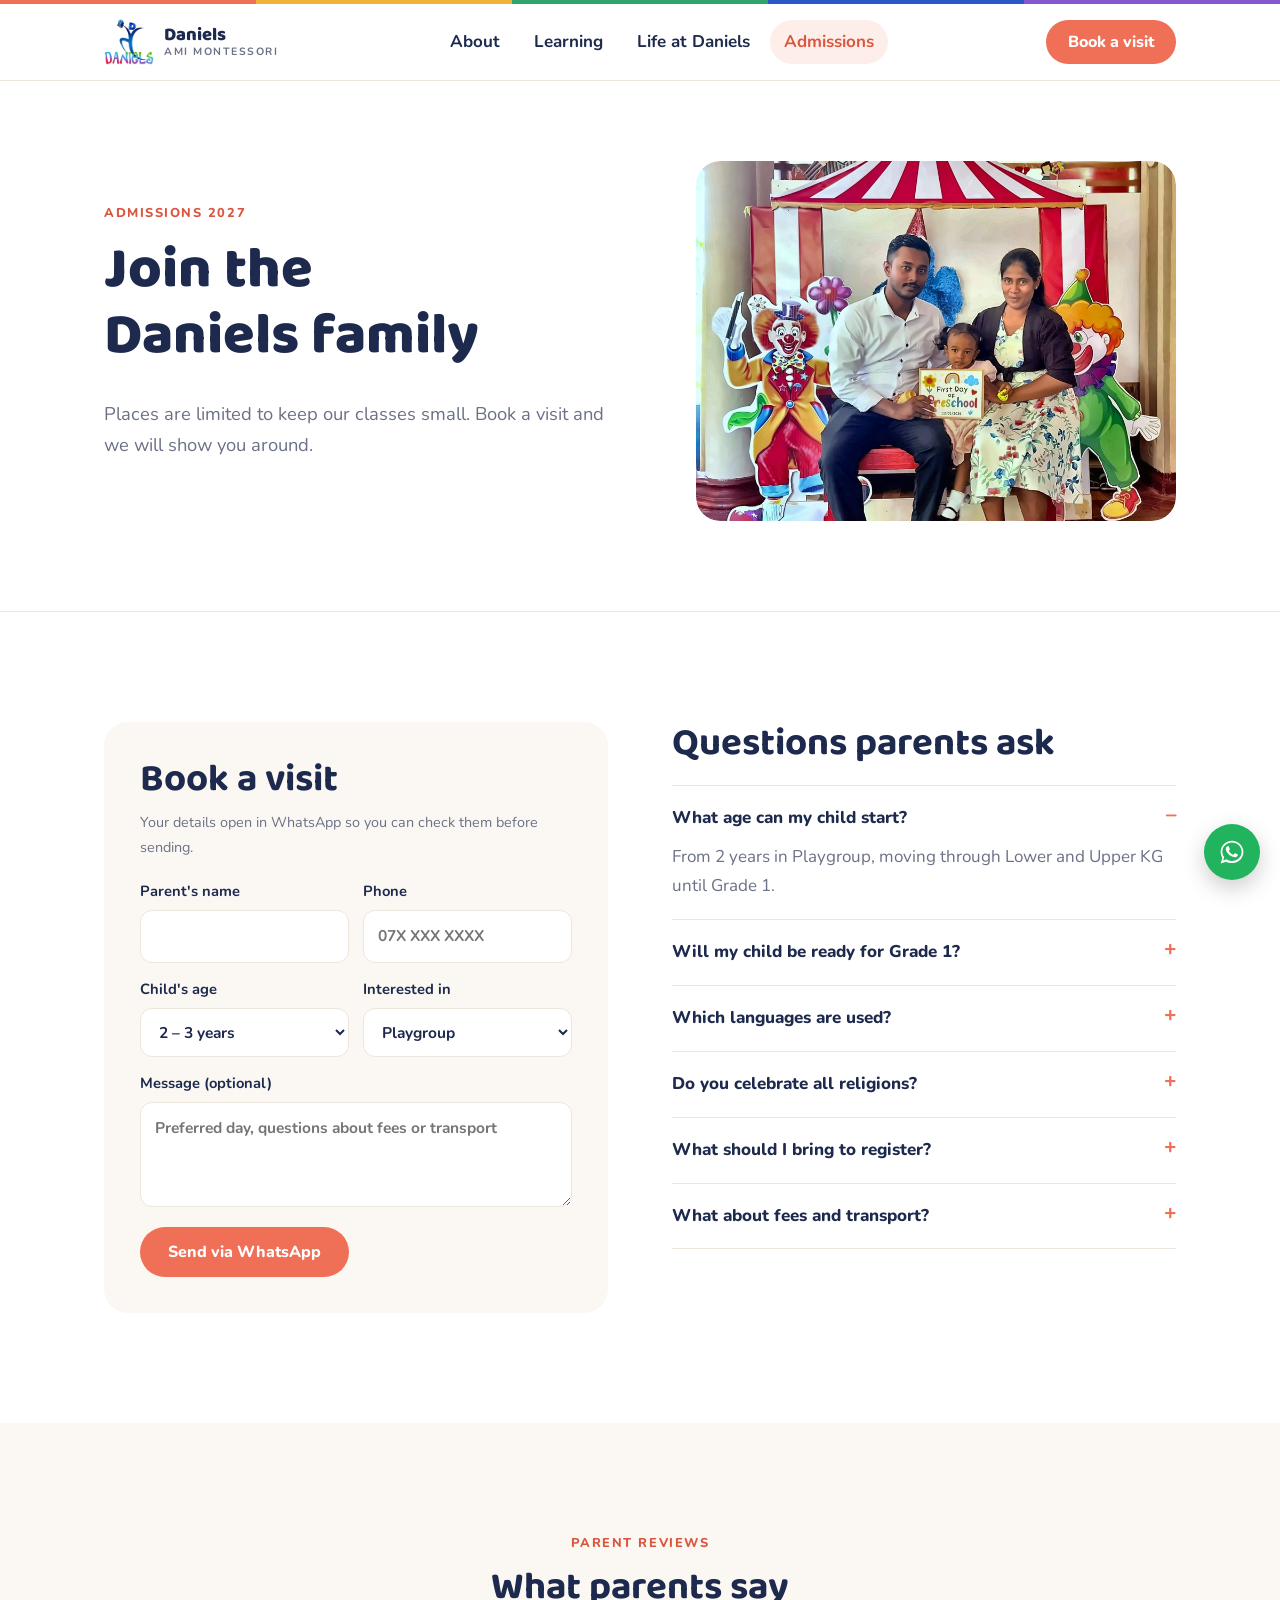
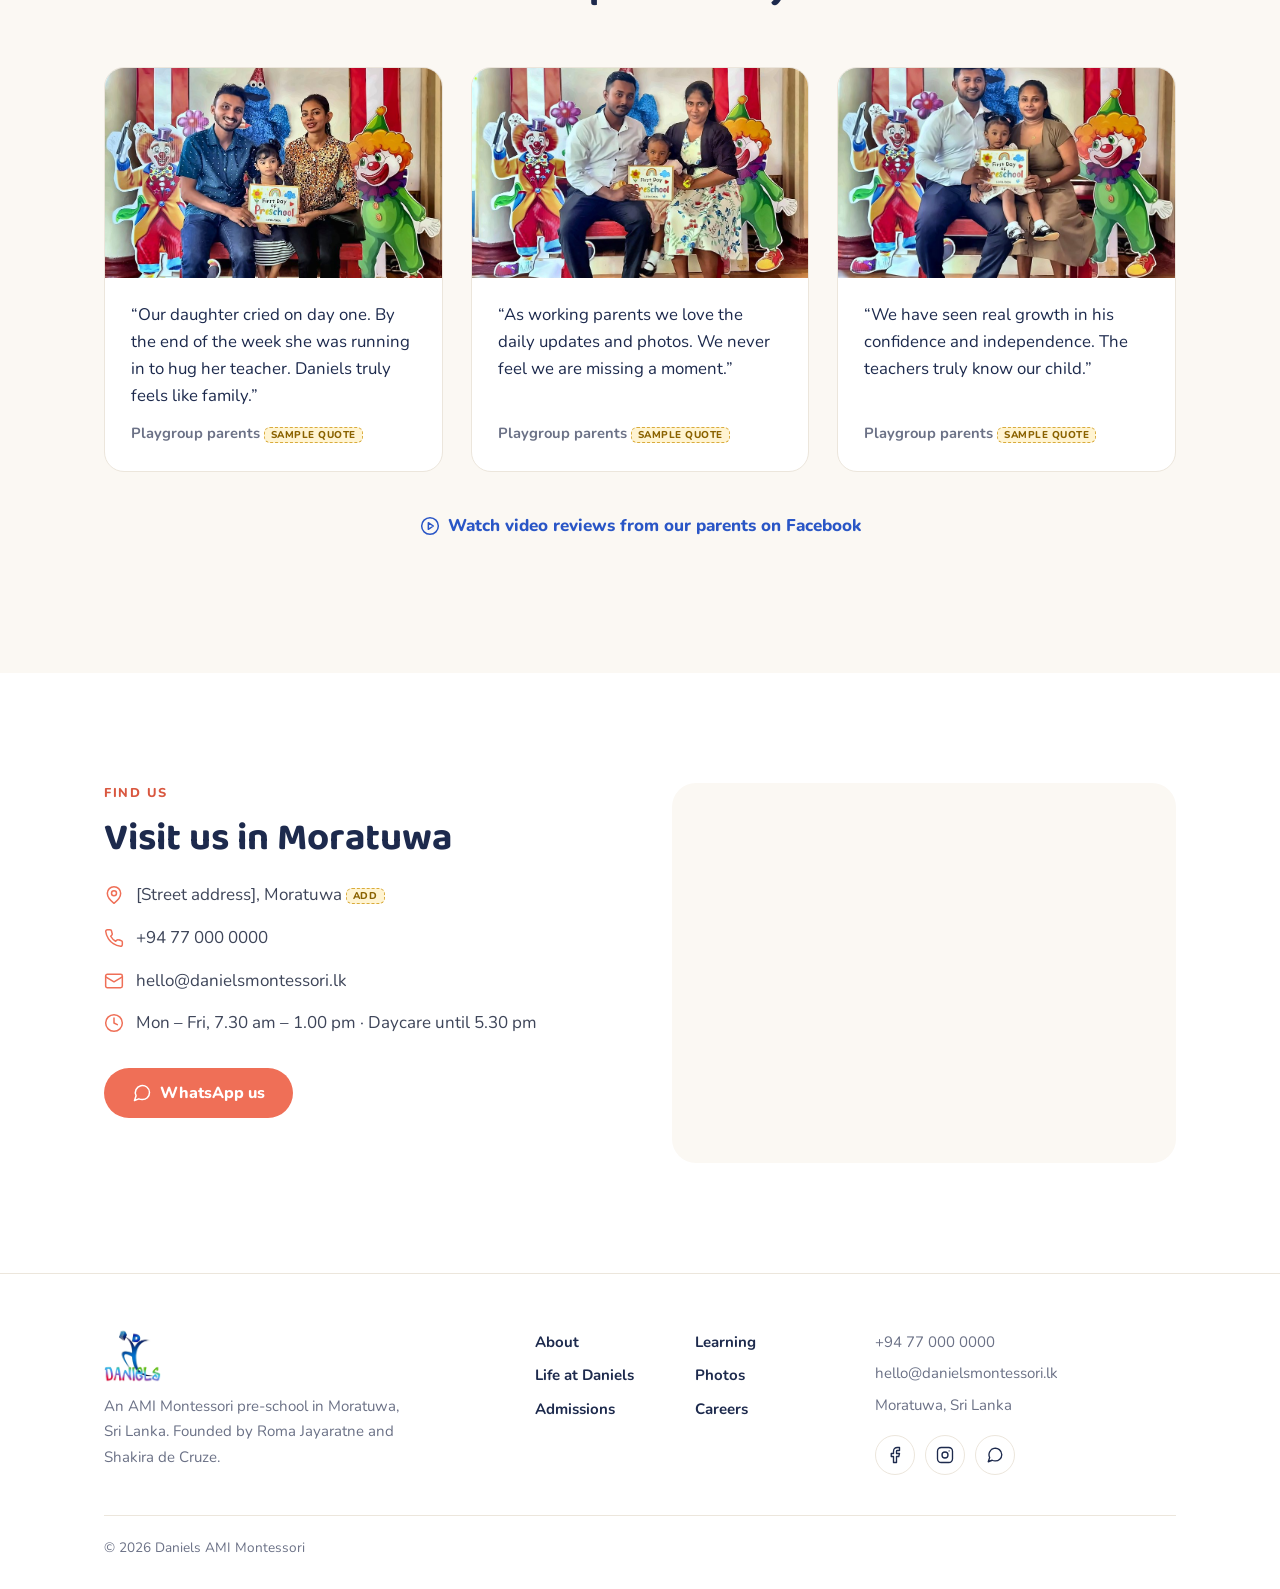
<file: admissions.html>
<!doctype html>
<html lang="en">
<head>
<meta charset="utf-8">
<meta name="viewport" content="width=device-width, initial-scale=1, viewport-fit=cover">
<meta name="claude:viewport-fit-sides" content="cover">
<title>Admissions · Daniels AMI Montessori</title>
<meta name="description" content="Admissions at Daniels AMI Montessori, Moratuwa: book a visit, how to enrol, questions parents ask and how to find us.">
<meta property="og:title" content="Admissions · Daniels AMI Montessori">
<meta property="og:description" content="Admissions at Daniels AMI Montessori, Moratuwa: book a visit, how to enrol, questions parents ask and how to find us.">
<meta property="og:image" content="assets/img/cultural-national-dress.jpg">
<link rel="icon" href="assets/img/daniels-logo.png">
<link rel="preconnect" href="https://fonts.googleapis.com"><link rel="preconnect" href="https://fonts.gstatic.com" crossorigin>
<link href="https://fonts.googleapis.com/css2?family=Baloo+2:wght@600;700;800&family=Nunito:wght@400;600;700;800&display=swap" rel="stylesheet">
<link rel="stylesheet" href="assets/css/site.css?v=202611151027">
</head>
<body>
<div class="stripe" aria-hidden="true"></div>
<header class="site"><div class="wrap">
  <a href="index.html" class="brand"><img src="assets/img/daniels-logo.png" alt="Daniels logo"><span class="bt">Daniels<small>AMI Montessori</small></span></a>
  <nav class="primary" aria-label="Main"><ul><li><a href="about.html">About</a></li><li><a href="curriculum.html">Learning</a></li><li><a href="events.html">Life at Daniels</a></li><li><a href="admissions.html" class=active aria-current=page>Admissions</a></li><li class="m-only"><a href="admissions.html#enquire">Book a visit</a></li></ul></nav>
  <a href="admissions.html#enquire" class="btn btn-primary h-cta">Book a visit</a>
  <button class="burger" aria-label="Menu" aria-expanded="false"><svg class="ic" viewBox="0 0 24 24" aria-hidden="true"><path d="M4 6h16M4 12h16M4 18h16"/></svg></button>
</div></header>
<main>
<section class="phero"><div class="wrap"><div class="phero-txt"><span class="kicker">Admissions 2027</span><h1>Join the Daniels family</h1><p class="lead">Places are limited to keep our classes small. Book a visit and we will show you around.</p></div><div class="phero-img kb"><img src="assets/img/firstday-family-2.jpg" srcset="assets/img/thumbs/firstday-family-2.jpg 900w, assets/img/firstday-family-2.jpg 2000w" sizes="(max-width: 900px) 100vw, 560px" alt="A proud first day" fetchpriority=high decoding="async"></div></div></section>
<section id="enquire"><div class="wrap two">
  <form class="form" data-send="whatsapp" data-title="Visit request: Daniels AMI Montessori">
    <h2>Book a visit</h2>
    <p class="small">Your details open in WhatsApp so you can check them before sending.</p>
    <div class="row"><label>Parent's name<input id="a1" data-label="Parent" required></label><label>Phone<input id="a2" data-label="Phone" required inputmode="tel" placeholder="07X XXX XXXX"></label></div>
    <div class="row"><label>Child's age<select id="a3" data-label="Child's age"><option>2 – 3 years</option><option>3 – 4 years</option><option>4 – 5 years</option><option>5+ years</option></select></label>
    <label>Interested in<select id="a4" data-label="Programme"><option>Playgroup</option><option>Lower KG</option><option>Upper KG</option><option>Daycare</option><option>Not sure yet</option></select></label></div>
    <label>Message (optional)<textarea id="a5" rows="3" data-label="Message" placeholder="Preferred day, questions about fees or transport"></textarea></label>
    <button class="btn btn-primary" type="submit">Send via WhatsApp</button>
  </form>
  <div>
    <h2>Questions parents ask</h2>
    <details open><summary>What age can my child start?</summary><p>From 2 years in Playgroup, moving through Lower and Upper KG until Grade 1.</p></details>
    <details><summary>Will my child be ready for Grade 1?</summary><p>Yes. Upper KG builds reading, writing, numbers and the confidence needed for Grade 1 admission interviews.</p></details>
    <details><summary>Which languages are used?</summary><p>English in class, with Sinhala and Tamil used and taught.</p></details>
    <details><summary>Do you celebrate all religions?</summary><p>Yes. Vesak, Deepavali, Christmas, Ramazan, Hajj and Avurudu are all part of our year.</p></details>
    <details><summary>What should I bring to register?</summary><p>Copies of your child's birth certificate and vaccination card, two passport photos and parent NIC copies.</p></details>
    <details><summary>What about fees and transport?</summary><p>Fees are paid termly. A school van serves Moratuwa and nearby areas. Contact us for details. <span class="draft">confirm</span></p></details>
  </div>
</div></section>

<section class="tint"><div class="wrap">
<div class="sec-head center"><span class="kicker">Parent reviews</span><h2>What parents say</h2></div>
<div class="reviews"><figure class="review" data-anim="up" style="--d:0.0s"><img src="assets/img/thumbs/firstday-family-1.jpg" alt="A Daniels family on their first day" loading="lazy"><blockquote>“Our daughter cried on day one. By the end of the week she was running in to hug her teacher. Daniels truly feels like family.”</blockquote><figcaption>Playgroup parents <span class="draft">sample quote</span></figcaption></figure><figure class="review" data-anim="up" style="--d:0.1s"><img src="assets/img/thumbs/firstday-family-2.jpg" alt="A Daniels family on their first day" loading="lazy"><blockquote>“As working parents we love the daily updates and photos. We never feel we are missing a moment.”</blockquote><figcaption>Playgroup parents <span class="draft">sample quote</span></figcaption></figure><figure class="review" data-anim="up" style="--d:0.2s"><img src="assets/img/thumbs/firstday-family-3.jpg" alt="A Daniels family on their first day" loading="lazy"><blockquote>“We have seen real growth in his confidence and independence. The teachers truly know our child.”</blockquote><figcaption>Playgroup parents <span class="draft">sample quote</span></figcaption></figure></div>
<p class="center more"><a class="link" href="https://www.facebook.com/Shawndecruze/" target="_blank" rel="noopener"><svg class="ic" viewBox="0 0 24 24" aria-hidden="true"><circle cx="12" cy="12" r="10"/><path d="m10 8 6 4-6 4z"/></svg>Watch video reviews from our parents on Facebook</a></p>
</div></section>

<section id="visit"><div class="wrap two">
  <div>
    <span class="kicker">Find us</span>
    <h2>Visit us in Moratuwa</h2>
    <ul class="contact">
      <li><svg class="ic" viewBox="0 0 24 24" aria-hidden="true"><path d="M20 10c0 6-8 12-8 12S4 16 4 10a8 8 0 0 1 16 0z"/><circle cx="12" cy="10" r="3"/></svg><span>[Street address], Moratuwa <span class="draft">add</span></span></li>
      <li><svg class="ic" viewBox="0 0 24 24" aria-hidden="true"><path d="M22 16.9v3a2 2 0 0 1-2.2 2 19.8 19.8 0 0 1-8.6-3.1 19.5 19.5 0 0 1-6-6A19.8 19.8 0 0 1 2.1 4.2 2 2 0 0 1 4.1 2h3a2 2 0 0 1 2 1.7c.1 1 .4 1.9.7 2.8a2 2 0 0 1-.5 2.1L8 9.9a16 16 0 0 0 6 6l1.3-1.3a2 2 0 0 1 2.1-.4c.9.3 1.8.6 2.8.7a2 2 0 0 1 1.7 2z"/></svg><span>+94 77 000 0000</span></li>
      <li><svg class="ic" viewBox="0 0 24 24" aria-hidden="true"><rect x="2" y="4" width="20" height="16" rx="2"/><path d="m22 7-10 6L2 7"/></svg><span>hello@danielsmontessori.lk</span></li>
      <li><svg class="ic" viewBox="0 0 24 24" aria-hidden="true"><circle cx="12" cy="12" r="10"/><path d="M12 6v6l4 2"/></svg><span>Mon – Fri, 7.30 am – 1.00 pm · Daycare until 5.30 pm</span></li>
    </ul>
    <a class="btn btn-primary" href="https://wa.me/94770000000" target="_blank" rel="noopener"><svg class="ic" viewBox="0 0 24 24" aria-hidden="true"><path d="M21 11.5a8.4 8.4 0 0 1-9 8.4 8.5 8.5 0 0 1-3.8-.9L3 21l1.9-5.7A8.5 8.5 0 1 1 21 11.5z"/></svg>WhatsApp us</a>
  </div>
  <div><div class="map"><iframe title="Map of Daniels AMI Montessori, Moratuwa" loading="lazy" referrerpolicy="no-referrer-when-downgrade" src="https://maps.google.com/maps?q=Daniels%20AMI%20Montessori%2C%20Moratuwa%2C%20Sri%20Lanka&z=15&output=embed"></iframe></div></div>
</div></section>
</main>
<footer class="site"><div class="wrap">
  <div class="f-brand"><img src="assets/img/daniels-logo.png" alt="Daniels logo"><p>An AMI Montessori pre-school in Moratuwa, Sri Lanka. Founded by Roma Jayaratne and Shakira de Cruze.</p></div>
  <nav class="f-links" aria-label="Footer"><a href="about.html">About</a><a href="curriculum.html">Learning</a><a href="events.html">Life at Daniels</a><a href="gallery.html">Photos</a><a href="admissions.html">Admissions</a><a href="careers.html">Careers</a></nav>
  <div class="f-contact"><span>+94 77 000 0000</span><span>hello@danielsmontessori.lk</span><span>Moratuwa, Sri Lanka</span>
    <div class="social"><a href="https://www.facebook.com/Shawndecruze/" target="_blank" rel="noopener" aria-label="Facebook"><svg class="ic" viewBox="0 0 24 24" aria-hidden="true"><path d="M18 2h-3a5 5 0 0 0-5 5v3H7v4h3v8h4v-8h3l1-4h-4V7a1 1 0 0 1 1-1h3z"/></svg></a><a href="https://www.instagram.com/explore/locations/302594056555041/daniels-ami-montessori-sri-lanka/" target="_blank" rel="noopener" aria-label="Instagram"><svg class="ic" viewBox="0 0 24 24" aria-hidden="true"><rect x="2" y="2" width="20" height="20" rx="5"/><circle cx="12" cy="12" r="4"/><path d="M17.5 6.5h.01"/></svg></a><a href="https://wa.me/94770000000" target="_blank" rel="noopener" aria-label="WhatsApp"><svg class="ic" viewBox="0 0 24 24" aria-hidden="true"><path d="M21 11.5a8.4 8.4 0 0 1-9 8.4 8.5 8.5 0 0 1-3.8-.9L3 21l1.9-5.7A8.5 8.5 0 1 1 21 11.5z"/></svg></a></div></div>
  <div class="f-bottom">© <span data-year-now>2026</span> Daniels AMI Montessori</div>
</div></footer>
<a class="wa-float" href="https://wa.me/94770000000?text=Hello%20Daniels!" target="_blank" rel="noopener" aria-label="Chat with us on WhatsApp"><svg viewBox="0 0 32 32" aria-hidden="true"><path d="M16 3C8.8 3 3 8.7 3 15.8c0 2.5.7 4.9 2 7L3 29l6.4-2c2 1.1 4.3 1.7 6.6 1.7 7.2 0 13-5.7 13-12.8S23.2 3 16 3zm0 23.4c-2.1 0-4.1-.6-5.9-1.7l-.4-.3-3.8 1.2 1.2-3.7-.3-.4c-1.2-1.8-1.8-3.8-1.8-5.9C5 9.9 9.9 5.2 16 5.2s11 4.7 11 10.6-4.9 10.6-11 10.6zm6-7.9c-.3-.2-2-1-2.3-1.1-.3-.1-.5-.2-.8.2-.2.3-.9 1.1-1 1.3-.2.2-.4.2-.7.1-.3-.2-1.4-.5-2.7-1.6-1-.9-1.7-2-1.9-2.3-.2-.3 0-.5.1-.7l.5-.6c.2-.2.2-.3.3-.6.1-.2.1-.4 0-.6l-1-2.5c-.3-.7-.6-.6-.8-.6h-.7c-.2 0-.6.1-.9.4-.3.3-1.2 1.1-1.2 2.8s1.2 3.2 1.4 3.5c.2.2 2.4 3.6 5.8 5 2.8 1.1 3.4.9 4 .8.6-.1 2-.8 2.3-1.6.3-.8.3-1.5.2-1.6-.1-.2-.3-.3-.6-.4z"/></svg></a>
<div class="lightbox" role="dialog" aria-modal="true" aria-label="Photo viewer">
  <button class="lb-x" aria-label="Close"><svg class="ic" viewBox="0 0 24 24" aria-hidden="true"><path d="M18 6 6 18M6 6l12 12"/></svg></button><button class="lb-p" aria-label="Previous"><svg class="ic" viewBox="0 0 24 24" aria-hidden="true"><path d="m15 18-6-6 6-6"/></svg></button>
  <img alt=""><button class="lb-n" aria-label="Next"><svg class="ic" viewBox="0 0 24 24" aria-hidden="true"><path d="m9 18 6-6-6-6"/></svg></button><p></p>
</div>
<script src="assets/js/site.js?v=202611151027"></script>
</body>
</html>
</file>
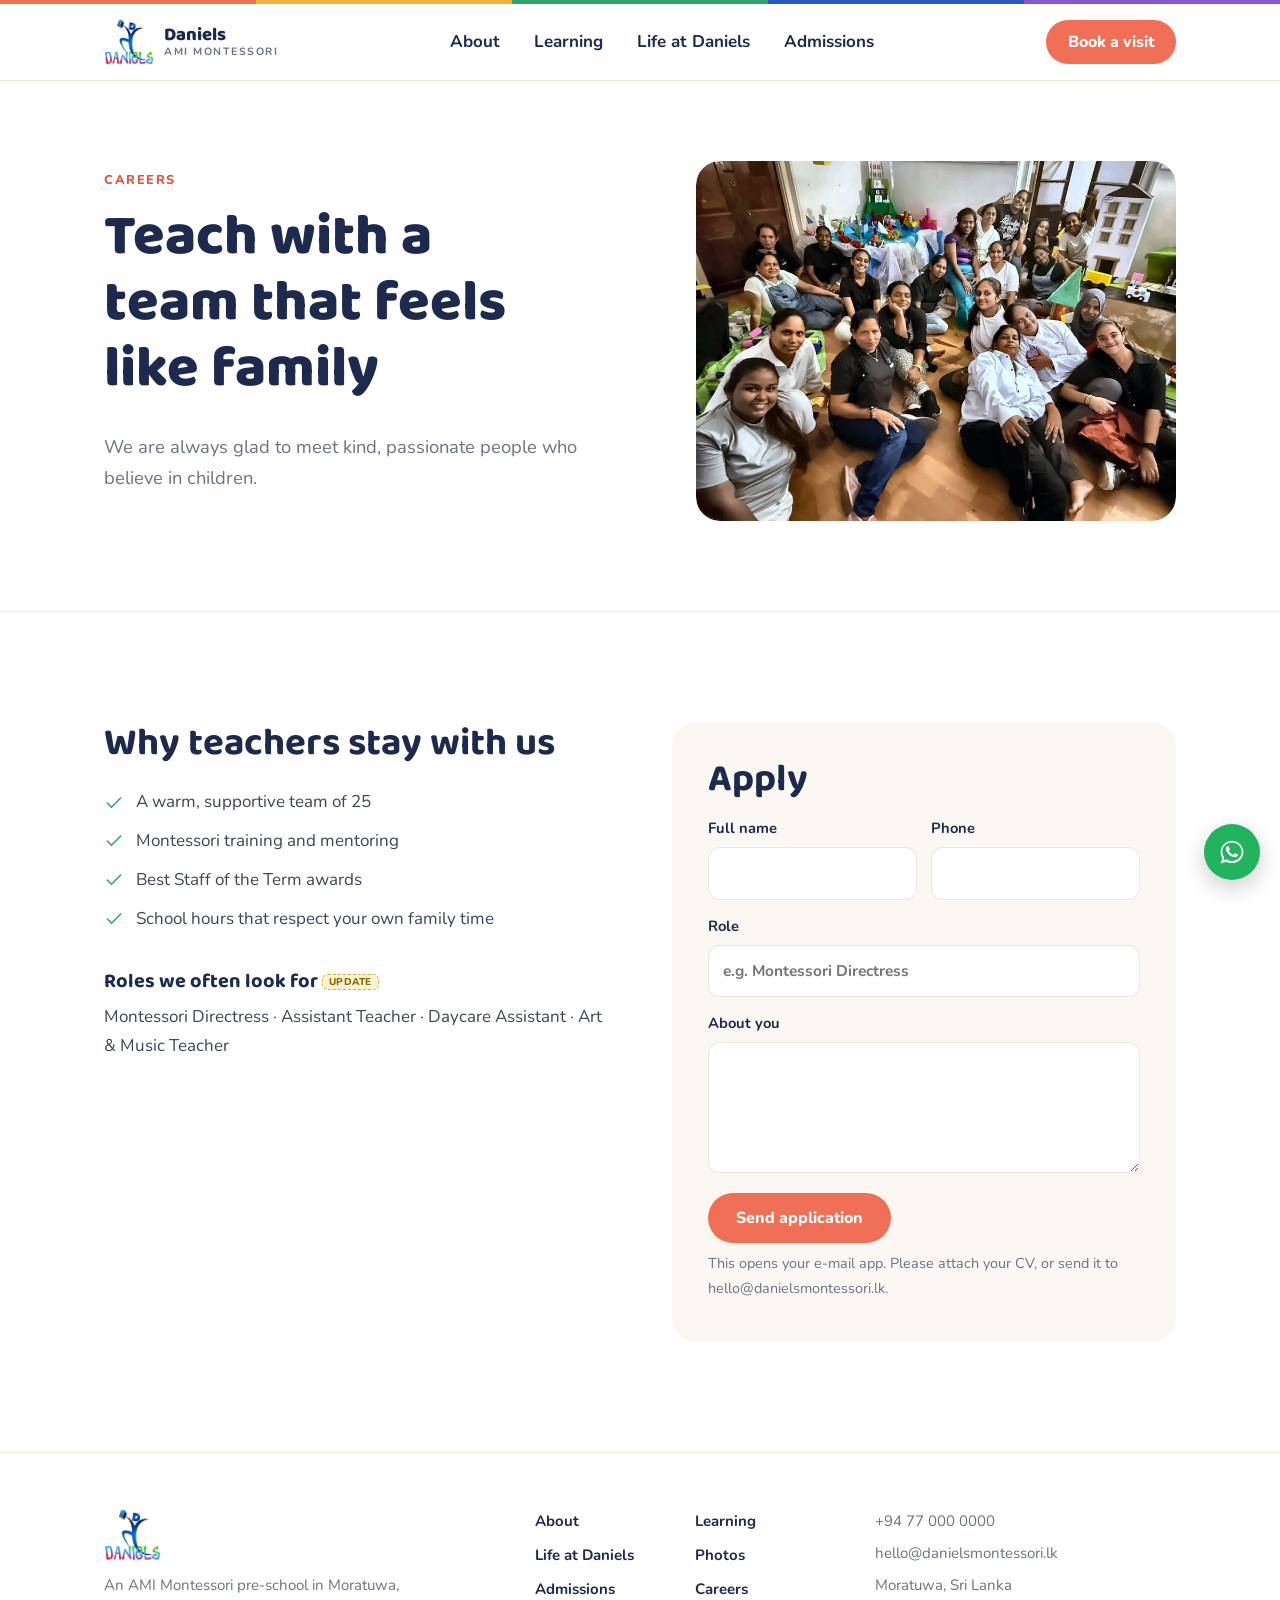
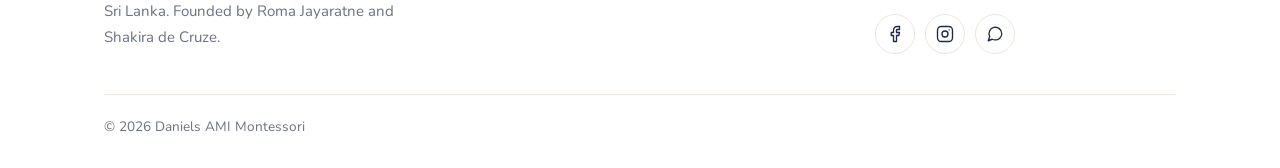
<file: careers.html>
<!doctype html>
<html lang="en">
<head>
<meta charset="utf-8">
<meta name="viewport" content="width=device-width, initial-scale=1, viewport-fit=cover">
<meta name="claude:viewport-fit-sides" content="cover">
<title>Careers · Daniels AMI Montessori</title>
<meta name="description" content="Work at Daniels AMI Montessori, Moratuwa.">
<meta property="og:title" content="Careers · Daniels AMI Montessori">
<meta property="og:description" content="Work at Daniels AMI Montessori, Moratuwa.">
<meta property="og:image" content="assets/img/cultural-national-dress.jpg">
<link rel="icon" href="assets/img/daniels-logo.png">
<link rel="preconnect" href="https://fonts.googleapis.com"><link rel="preconnect" href="https://fonts.gstatic.com" crossorigin>
<link href="https://fonts.googleapis.com/css2?family=Baloo+2:wght@600;700;800&family=Nunito:wght@400;600;700;800&display=swap" rel="stylesheet">
<link rel="stylesheet" href="assets/css/site.css?v=202611151027">
</head>
<body>
<div class="stripe" aria-hidden="true"></div>
<header class="site"><div class="wrap">
  <a href="index.html" class="brand"><img src="assets/img/daniels-logo.png" alt="Daniels logo"><span class="bt">Daniels<small>AMI Montessori</small></span></a>
  <nav class="primary" aria-label="Main"><ul><li><a href="about.html">About</a></li><li><a href="curriculum.html">Learning</a></li><li><a href="events.html">Life at Daniels</a></li><li><a href="admissions.html">Admissions</a></li><li class="m-only"><a href="admissions.html#enquire">Book a visit</a></li></ul></nav>
  <a href="admissions.html#enquire" class="btn btn-primary h-cta">Book a visit</a>
  <button class="burger" aria-label="Menu" aria-expanded="false"><svg class="ic" viewBox="0 0 24 24" aria-hidden="true"><path d="M4 6h16M4 12h16M4 18h16"/></svg></button>
</div></header>
<main>
<section class="phero"><div class="wrap"><div class="phero-txt"><span class="kicker">Careers</span><h1>Teach with a team that feels like family</h1><p class="lead">We are always glad to meet kind, passionate people who believe in children.</p></div><div class="phero-img kb"><img src="assets/img/staff-together.jpg" srcset="assets/img/thumbs/staff-together.jpg 900w, assets/img/staff-together.jpg 2000w" sizes="(max-width: 900px) 100vw, 560px" alt="Team time together" fetchpriority=high decoding="async"></div></div></section>
<section><div class="wrap two">
  <div>
    <h2>Why teachers stay with us</h2>
    <ul class="ticks"><li><svg class="ic" viewBox="0 0 24 24" aria-hidden="true"><path d="M20 6 9 17l-5-5"/></svg>A warm, supportive team of 25</li><li><svg class="ic" viewBox="0 0 24 24" aria-hidden="true"><path d="M20 6 9 17l-5-5"/></svg>Montessori training and mentoring</li><li><svg class="ic" viewBox="0 0 24 24" aria-hidden="true"><path d="M20 6 9 17l-5-5"/></svg>Best Staff of the Term awards</li><li><svg class="ic" viewBox="0 0 24 24" aria-hidden="true"><path d="M20 6 9 17l-5-5"/></svg>School hours that respect your own family time</li></ul>
    <h3 style="margin-top:36px">Roles we often look for <span class="draft">update</span></h3>
    <p>Montessori Directress · Assistant Teacher · Daycare Assistant · Art &amp; Music Teacher</p>
  </div>
  <form class="form" data-send="email" data-title="Job application: Daniels AMI Montessori">
    <h2>Apply</h2>
    <div class="row"><label>Full name<input id="c1" data-label="Name" required></label><label>Phone<input id="c2" data-label="Phone" required inputmode="tel"></label></div>
    <label>Role<input id="c3" data-label="Role" placeholder="e.g. Montessori Directress"></label>
    <label>About you<textarea id="c4" rows="4" data-label="About"></textarea></label>
    <button class="btn btn-primary" type="submit">Send application</button>
    <p class="small">This opens your e-mail app. Please attach your CV, or send it to hello@danielsmontessori.lk.</p>
  </form>
</div></section>
</main>
<footer class="site"><div class="wrap">
  <div class="f-brand"><img src="assets/img/daniels-logo.png" alt="Daniels logo"><p>An AMI Montessori pre-school in Moratuwa, Sri Lanka. Founded by Roma Jayaratne and Shakira de Cruze.</p></div>
  <nav class="f-links" aria-label="Footer"><a href="about.html">About</a><a href="curriculum.html">Learning</a><a href="events.html">Life at Daniels</a><a href="gallery.html">Photos</a><a href="admissions.html">Admissions</a><a href="careers.html">Careers</a></nav>
  <div class="f-contact"><span>+94 77 000 0000</span><span>hello@danielsmontessori.lk</span><span>Moratuwa, Sri Lanka</span>
    <div class="social"><a href="https://www.facebook.com/Shawndecruze/" target="_blank" rel="noopener" aria-label="Facebook"><svg class="ic" viewBox="0 0 24 24" aria-hidden="true"><path d="M18 2h-3a5 5 0 0 0-5 5v3H7v4h3v8h4v-8h3l1-4h-4V7a1 1 0 0 1 1-1h3z"/></svg></a><a href="https://www.instagram.com/explore/locations/302594056555041/daniels-ami-montessori-sri-lanka/" target="_blank" rel="noopener" aria-label="Instagram"><svg class="ic" viewBox="0 0 24 24" aria-hidden="true"><rect x="2" y="2" width="20" height="20" rx="5"/><circle cx="12" cy="12" r="4"/><path d="M17.5 6.5h.01"/></svg></a><a href="https://wa.me/94770000000" target="_blank" rel="noopener" aria-label="WhatsApp"><svg class="ic" viewBox="0 0 24 24" aria-hidden="true"><path d="M21 11.5a8.4 8.4 0 0 1-9 8.4 8.5 8.5 0 0 1-3.8-.9L3 21l1.9-5.7A8.5 8.5 0 1 1 21 11.5z"/></svg></a></div></div>
  <div class="f-bottom">© <span data-year-now>2026</span> Daniels AMI Montessori</div>
</div></footer>
<a class="wa-float" href="https://wa.me/94770000000?text=Hello%20Daniels!" target="_blank" rel="noopener" aria-label="Chat with us on WhatsApp"><svg viewBox="0 0 32 32" aria-hidden="true"><path d="M16 3C8.8 3 3 8.7 3 15.8c0 2.5.7 4.9 2 7L3 29l6.4-2c2 1.1 4.3 1.7 6.6 1.7 7.2 0 13-5.7 13-12.8S23.2 3 16 3zm0 23.4c-2.1 0-4.1-.6-5.9-1.7l-.4-.3-3.8 1.2 1.2-3.7-.3-.4c-1.2-1.8-1.8-3.8-1.8-5.9C5 9.9 9.9 5.2 16 5.2s11 4.7 11 10.6-4.9 10.6-11 10.6zm6-7.9c-.3-.2-2-1-2.3-1.1-.3-.1-.5-.2-.8.2-.2.3-.9 1.1-1 1.3-.2.2-.4.2-.7.1-.3-.2-1.4-.5-2.7-1.6-1-.9-1.7-2-1.9-2.3-.2-.3 0-.5.1-.7l.5-.6c.2-.2.2-.3.3-.6.1-.2.1-.4 0-.6l-1-2.5c-.3-.7-.6-.6-.8-.6h-.7c-.2 0-.6.1-.9.4-.3.3-1.2 1.1-1.2 2.8s1.2 3.2 1.4 3.5c.2.2 2.4 3.6 5.8 5 2.8 1.1 3.4.9 4 .8.6-.1 2-.8 2.3-1.6.3-.8.3-1.5.2-1.6-.1-.2-.3-.3-.6-.4z"/></svg></a>
<div class="lightbox" role="dialog" aria-modal="true" aria-label="Photo viewer">
  <button class="lb-x" aria-label="Close"><svg class="ic" viewBox="0 0 24 24" aria-hidden="true"><path d="M18 6 6 18M6 6l12 12"/></svg></button><button class="lb-p" aria-label="Previous"><svg class="ic" viewBox="0 0 24 24" aria-hidden="true"><path d="m15 18-6-6 6-6"/></svg></button>
  <img alt=""><button class="lb-n" aria-label="Next"><svg class="ic" viewBox="0 0 24 24" aria-hidden="true"><path d="m9 18 6-6-6-6"/></svg></button><p></p>
</div>
<script src="assets/js/site.js?v=202611151027"></script>
</body>
</html>
</file>
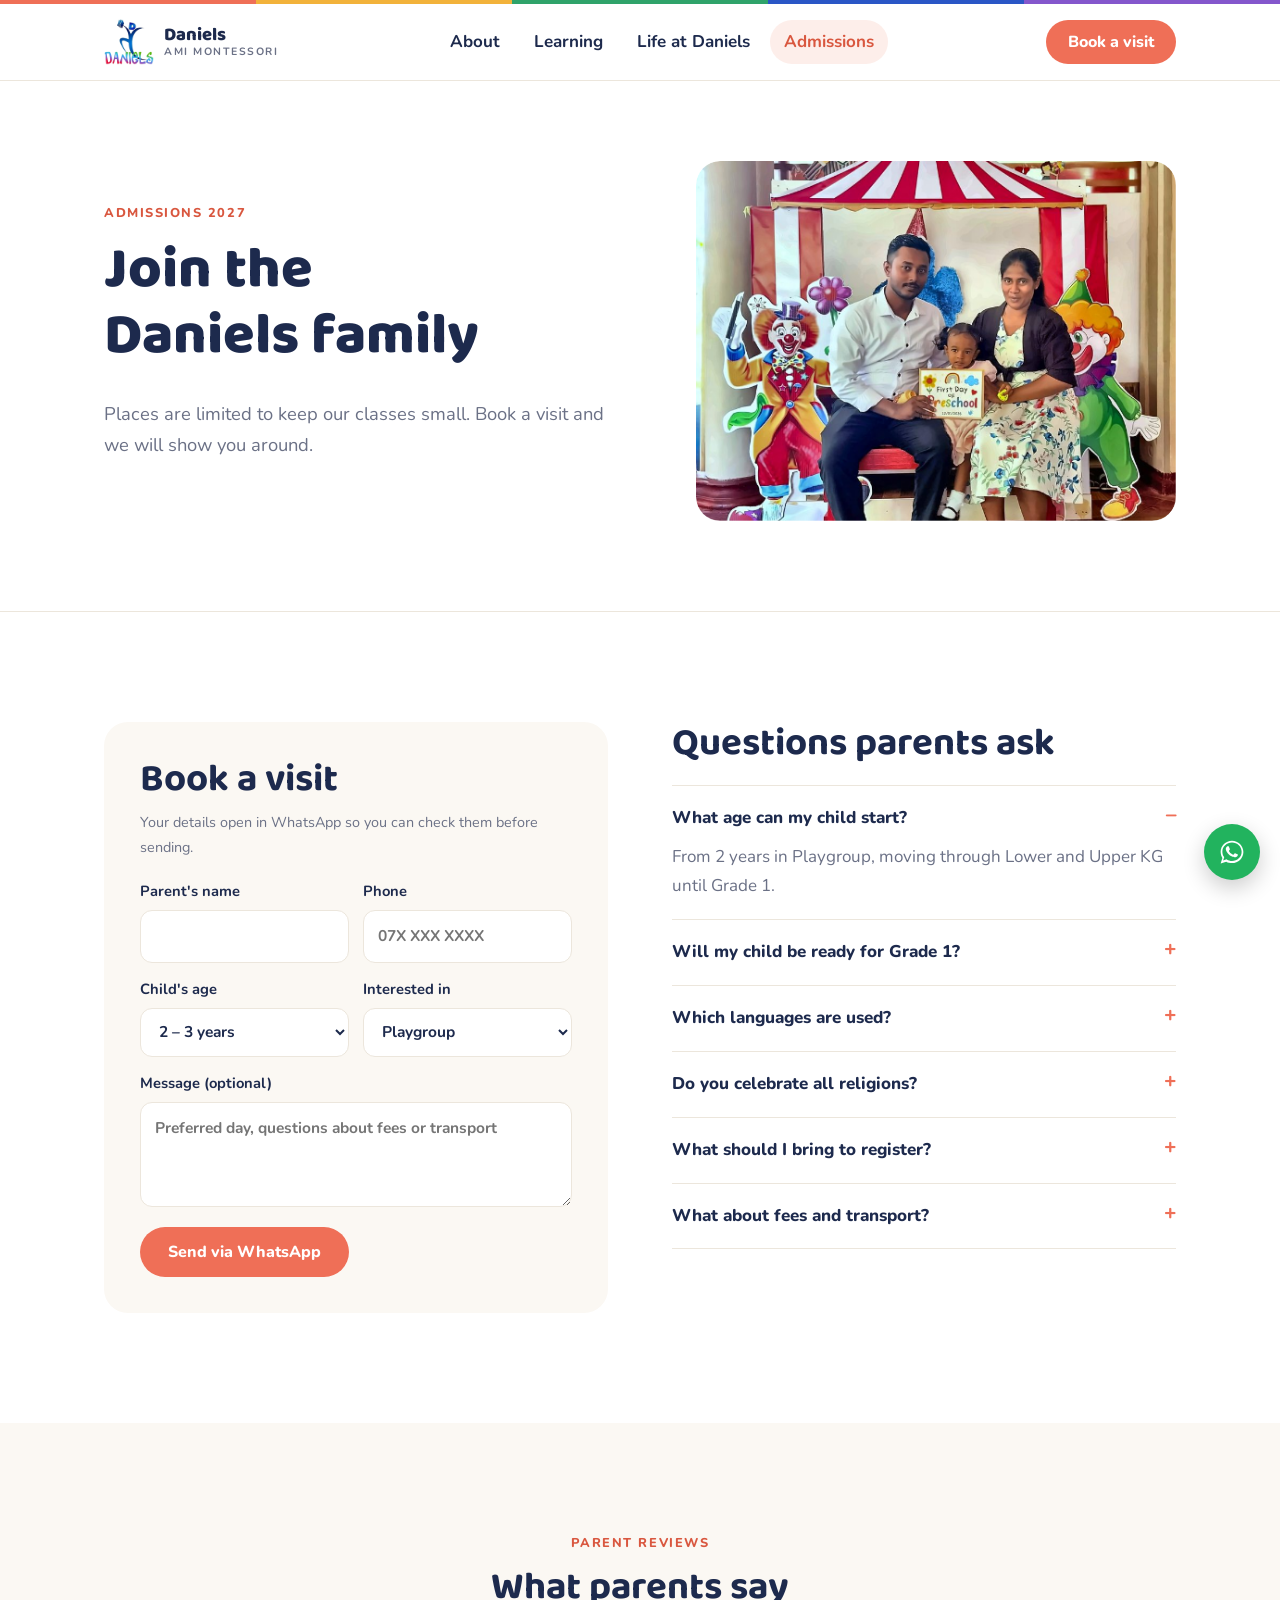
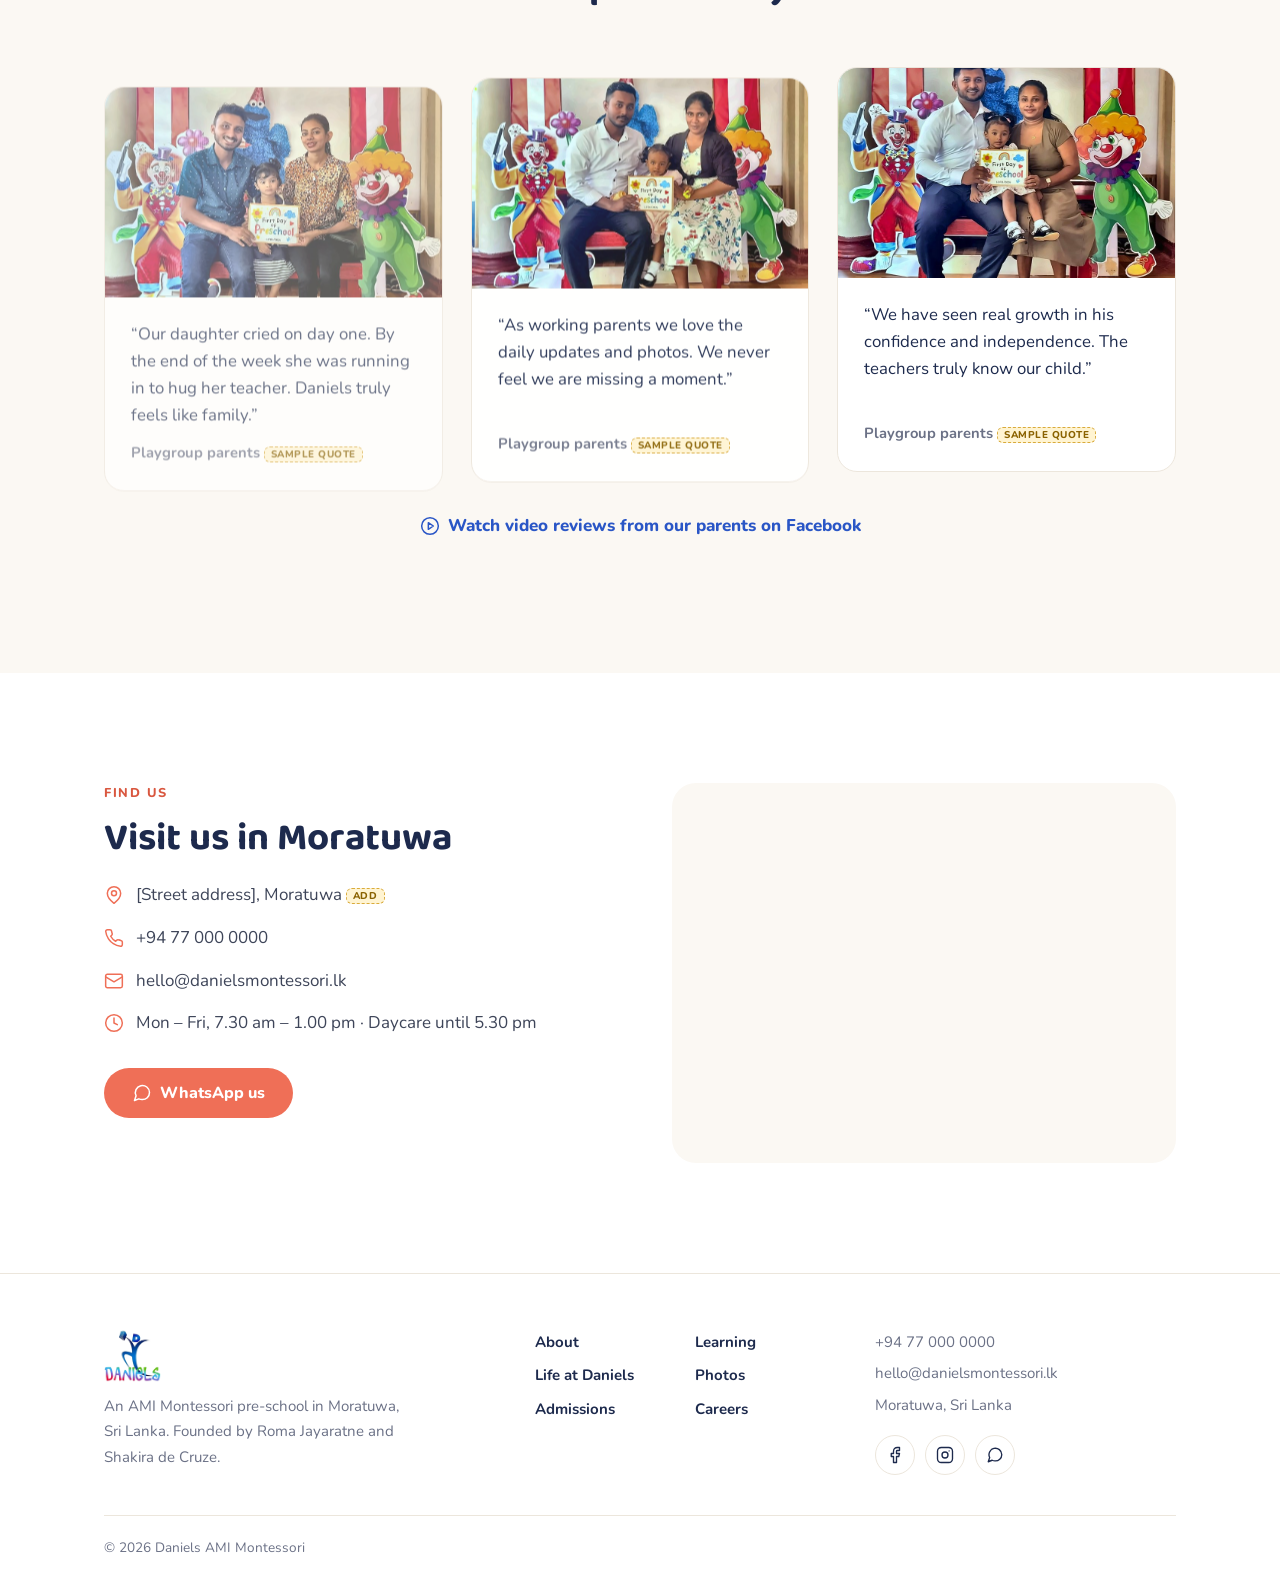
<file: contact.html>
<!doctype html><html lang="en"><head><meta charset="utf-8"><meta http-equiv="refresh" content="0; url=admissions.html#visit"><link rel="canonical" href="admissions.html#visit"><title>Daniels AMI Montessori</title></head><body><a href="admissions.html#visit">Continue</a></body></html>
</file>
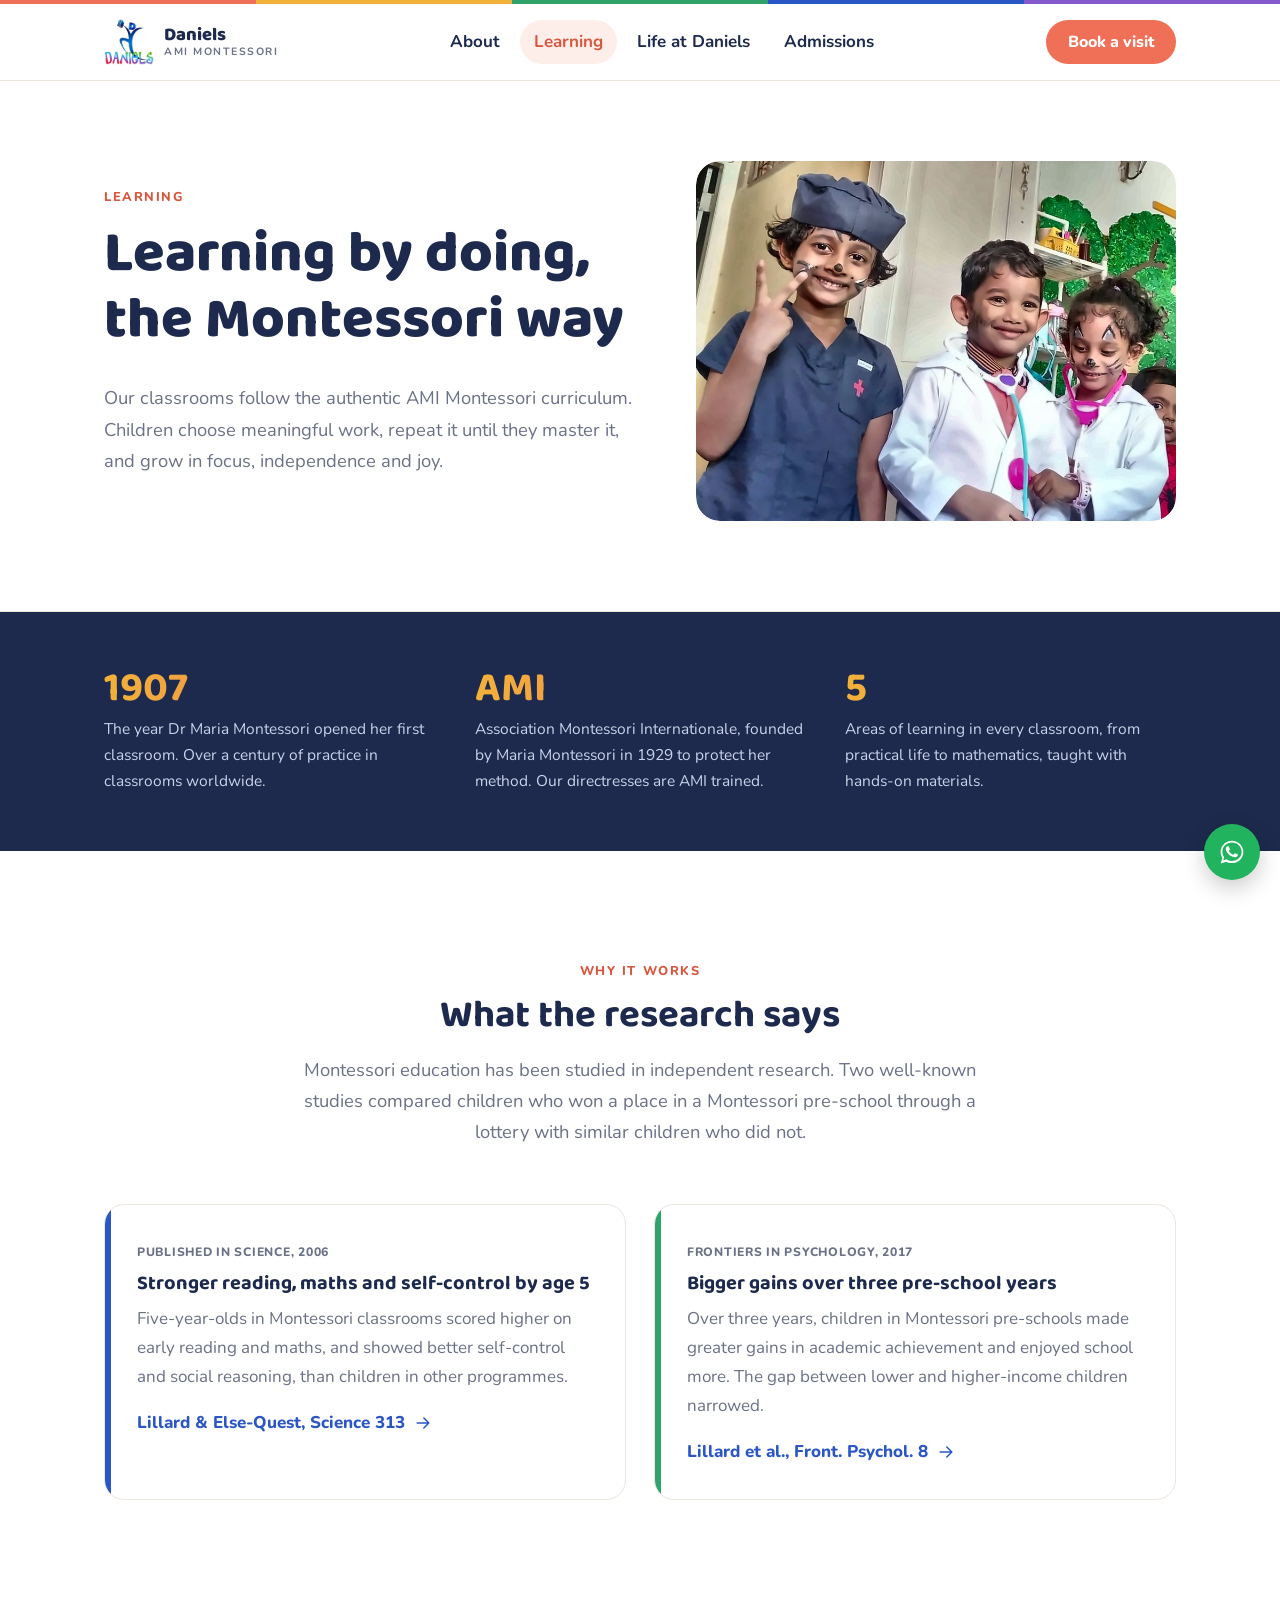
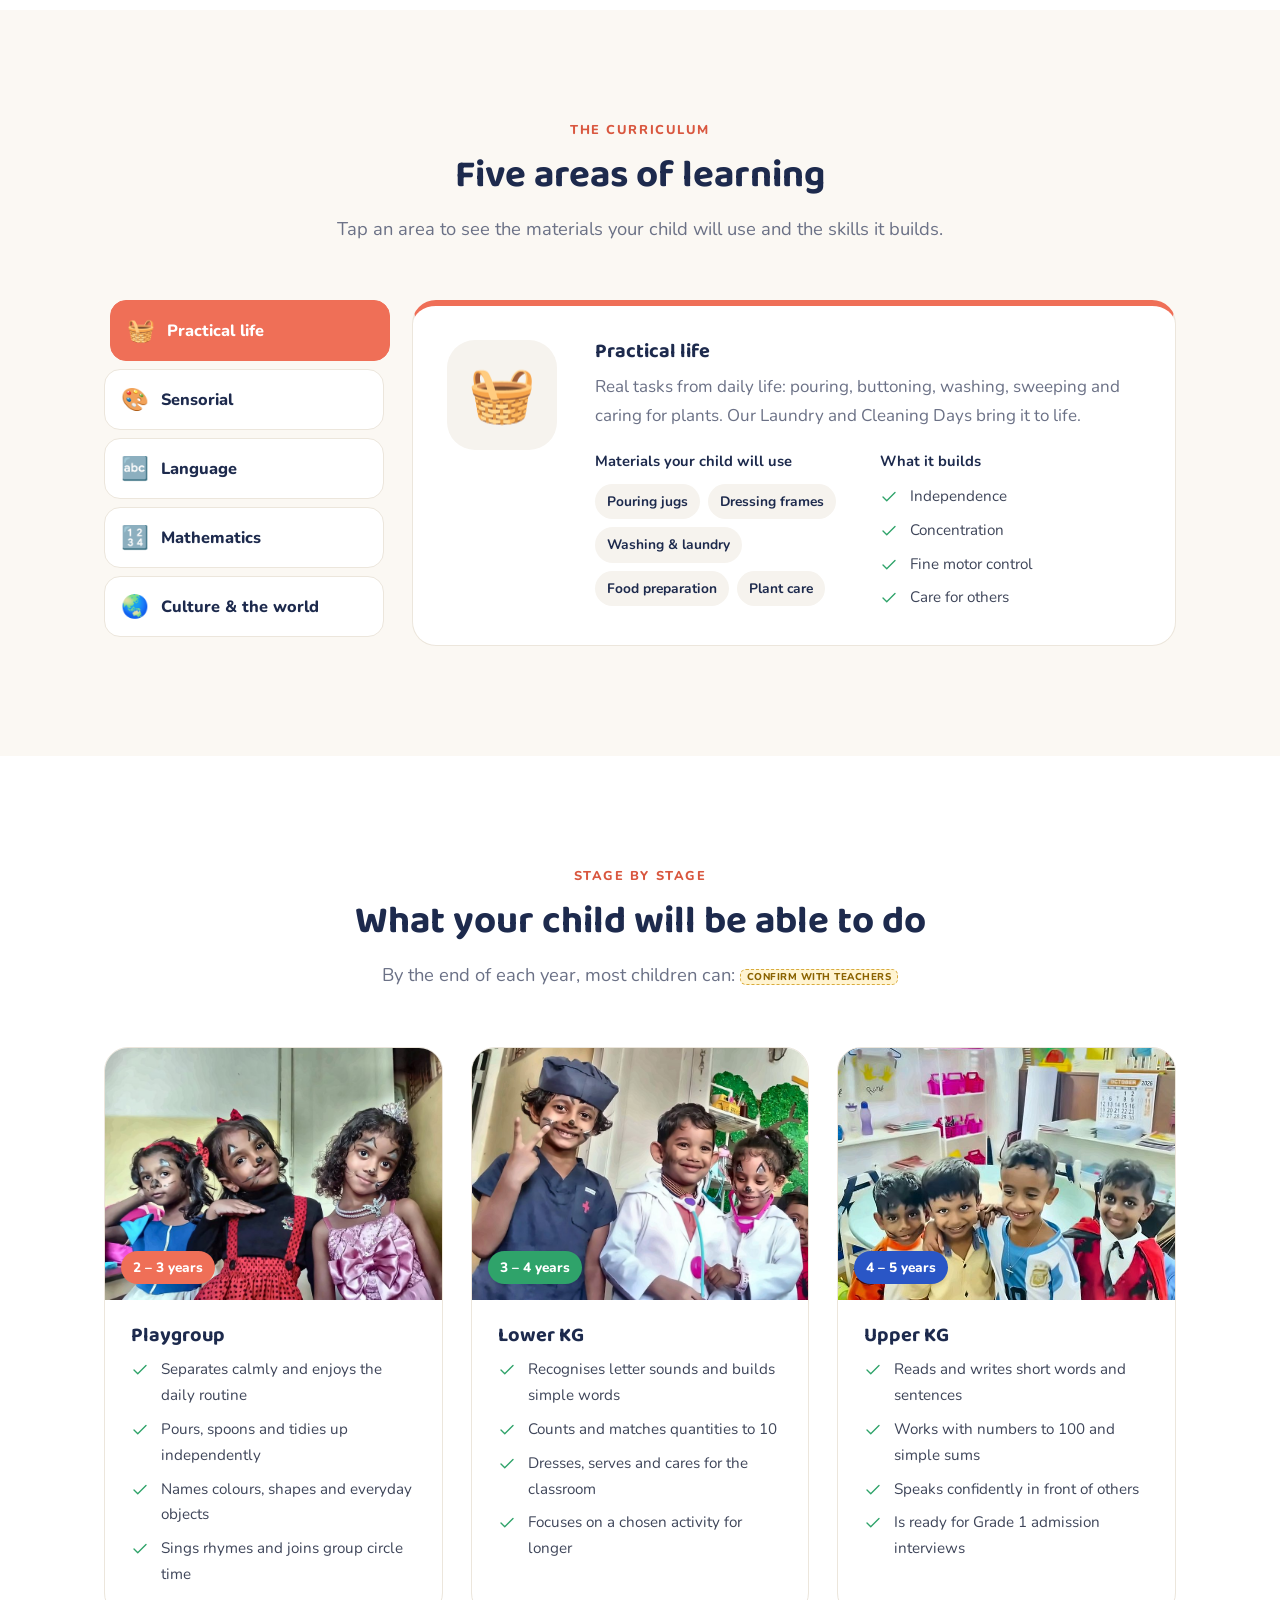
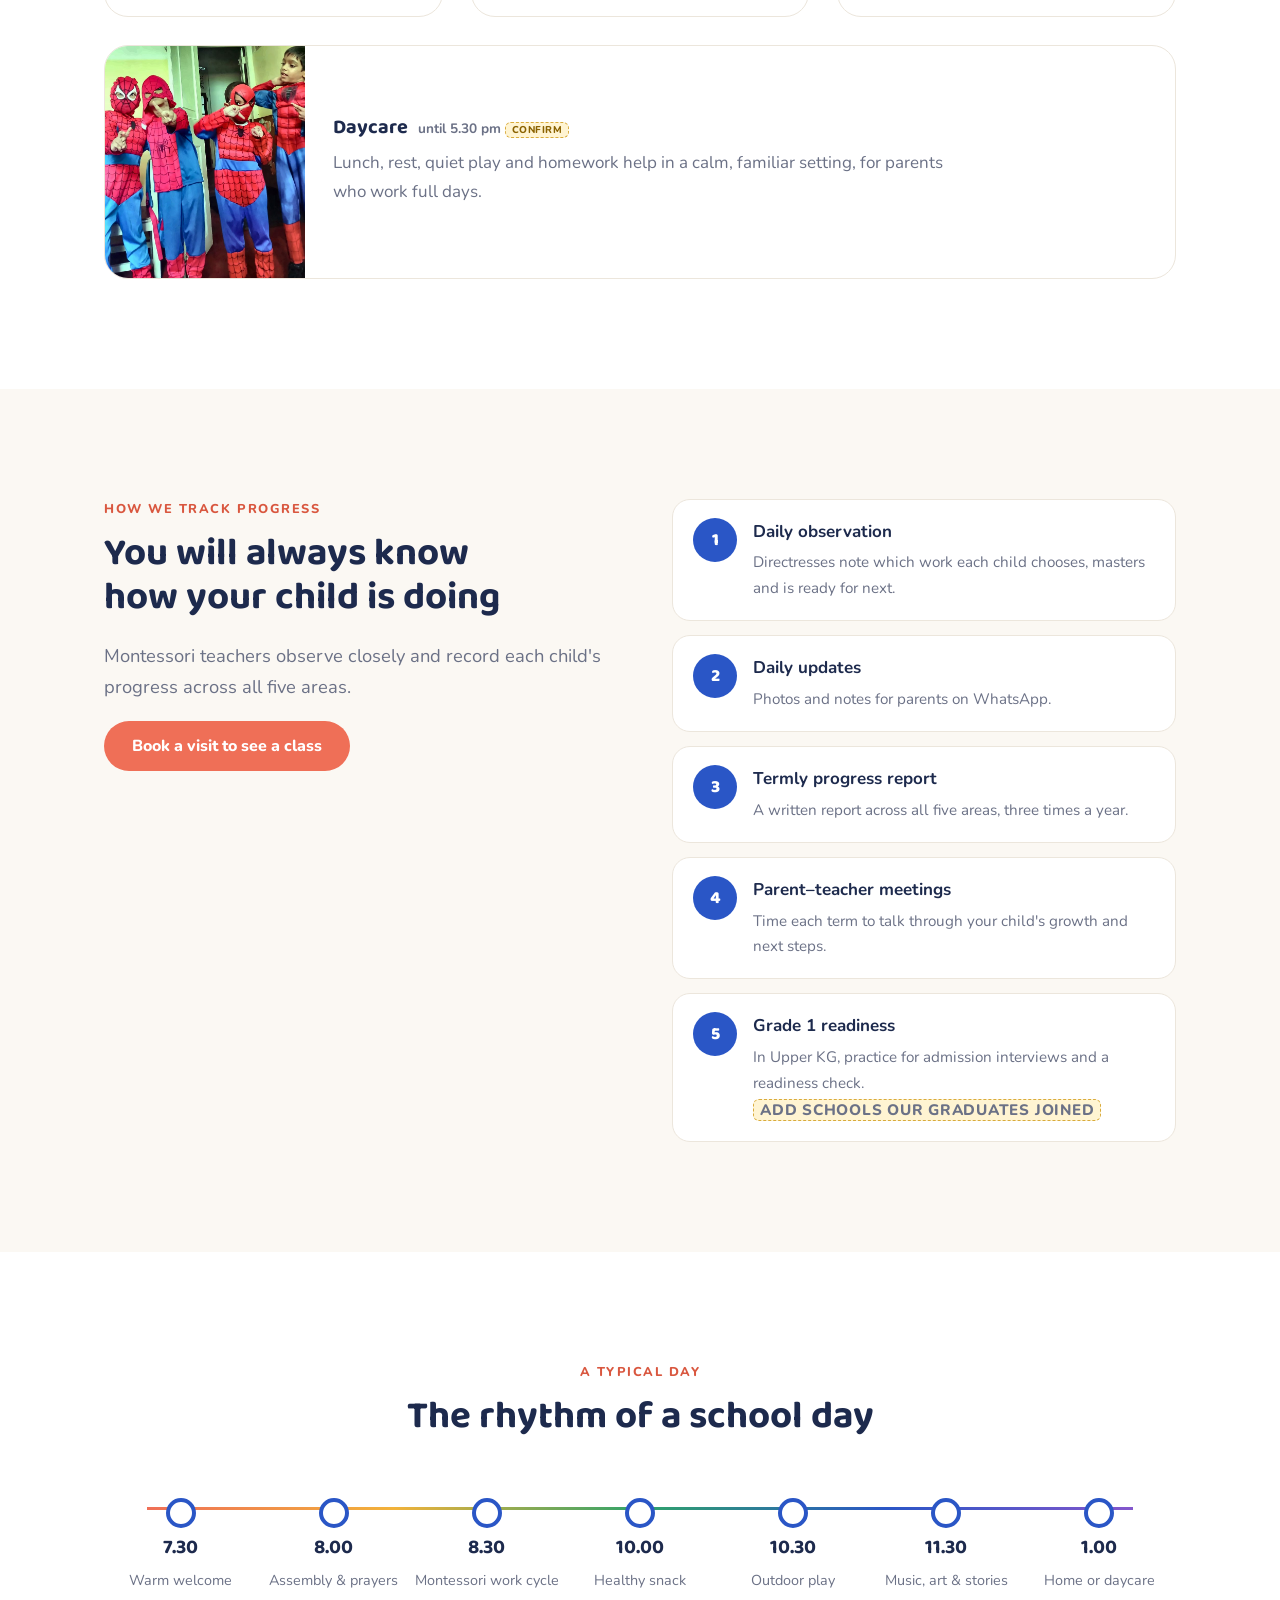
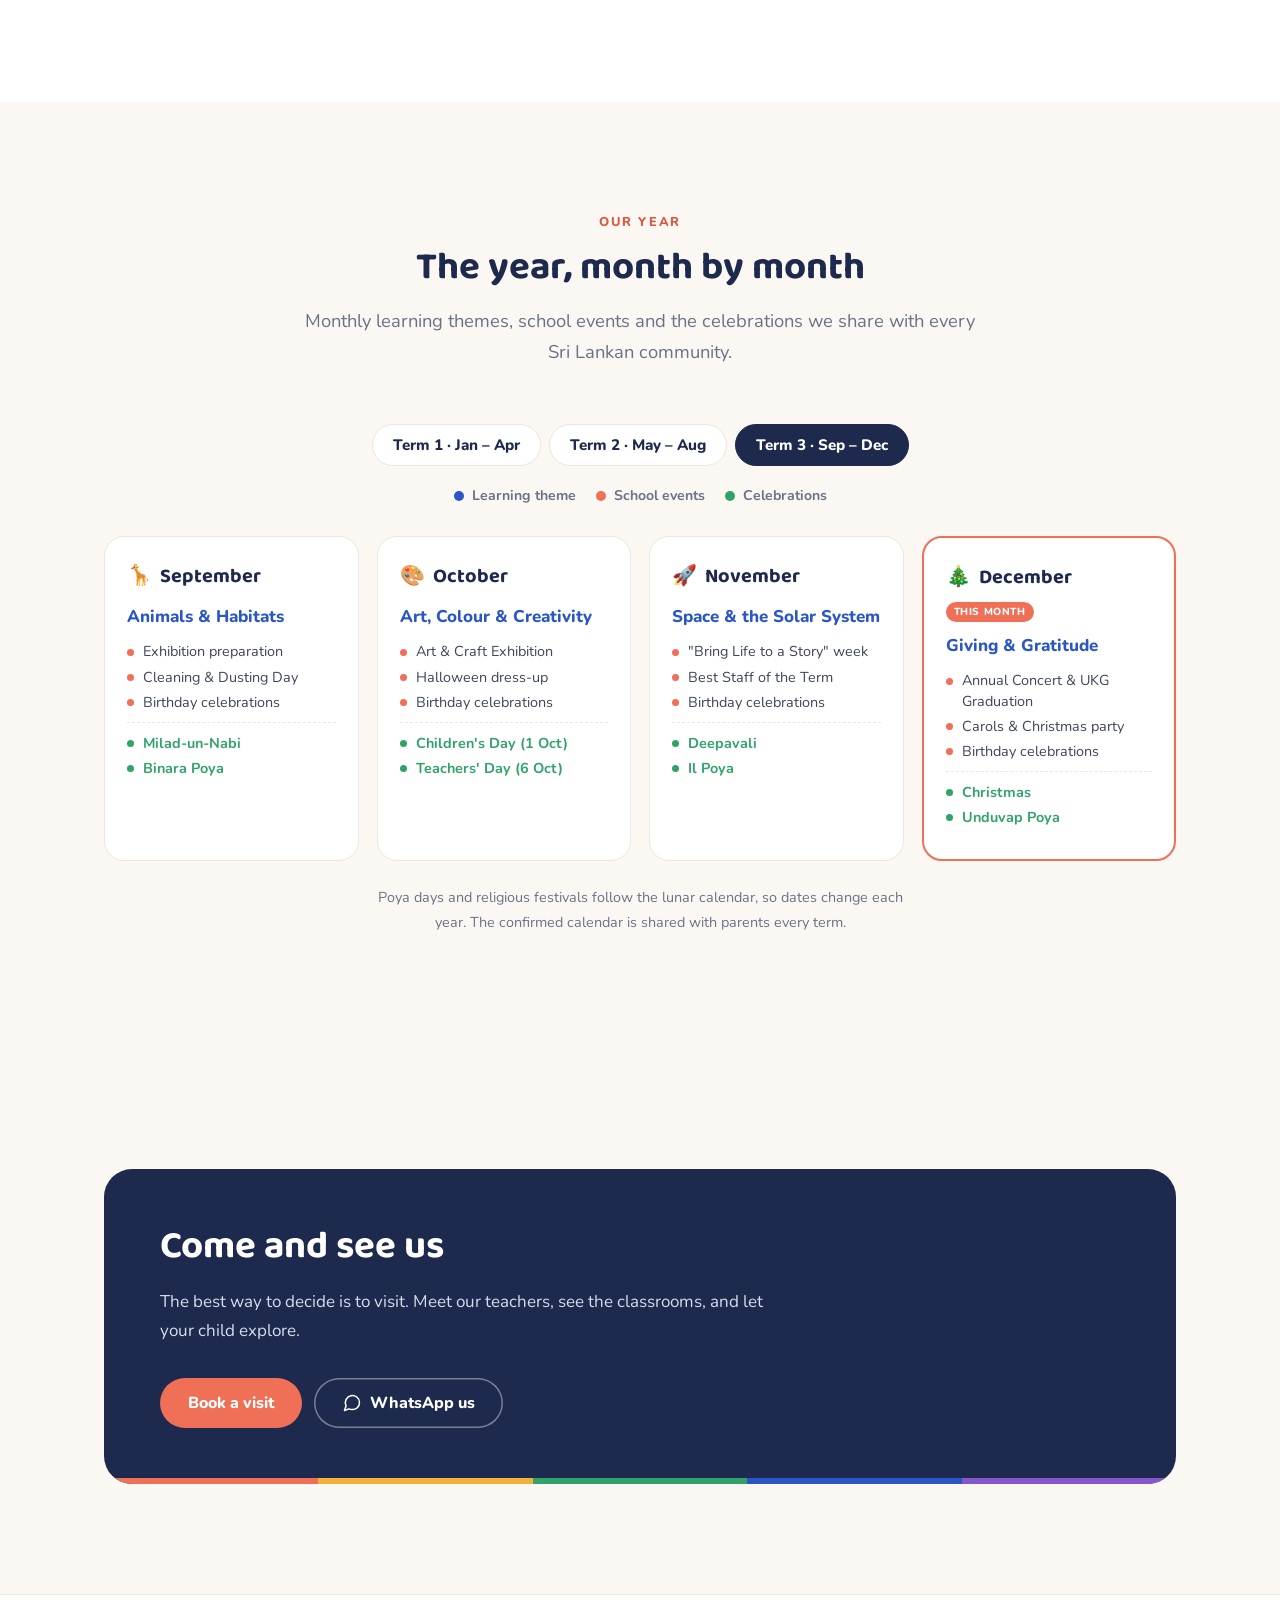
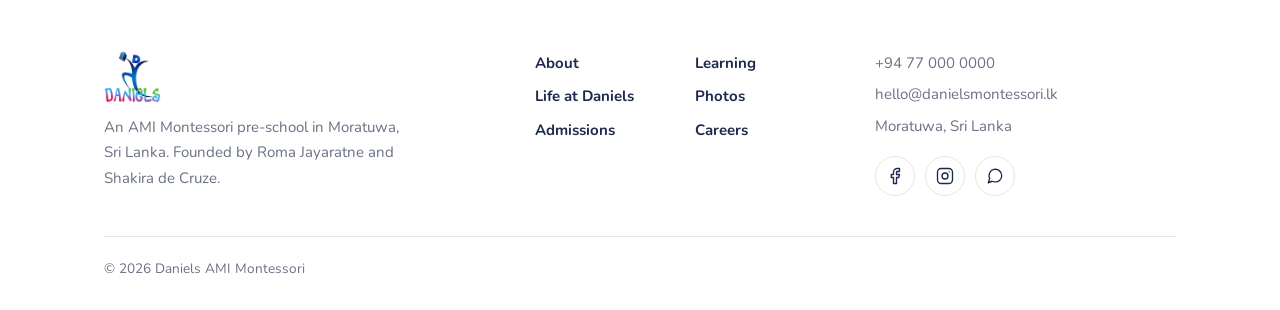
<file: curriculum.html>
<!doctype html>
<html lang="en">
<head>
<meta charset="utf-8">
<meta name="viewport" content="width=device-width, initial-scale=1, viewport-fit=cover">
<meta name="claude:viewport-fit-sides" content="cover">
<title>Learning · Daniels AMI Montessori</title>
<meta name="description" content="The AMI Montessori curriculum at Daniels: why it works, the five areas of learning, what children achieve at each stage, how we track progress, and the year month by month.">
<meta property="og:title" content="Learning · Daniels AMI Montessori">
<meta property="og:description" content="The AMI Montessori curriculum at Daniels: why it works, the five areas of learning, what children achieve at each stage, how we track progress, and the year month by month.">
<meta property="og:image" content="assets/img/cultural-national-dress.jpg">
<link rel="icon" href="assets/img/daniels-logo.png">
<link rel="preconnect" href="https://fonts.googleapis.com"><link rel="preconnect" href="https://fonts.gstatic.com" crossorigin>
<link href="https://fonts.googleapis.com/css2?family=Baloo+2:wght@600;700;800&family=Nunito:wght@400;600;700;800&display=swap" rel="stylesheet">
<link rel="stylesheet" href="assets/css/site.css?v=202611151027">
</head>
<body>
<div class="stripe" aria-hidden="true"></div>
<header class="site"><div class="wrap">
  <a href="index.html" class="brand"><img src="assets/img/daniels-logo.png" alt="Daniels logo"><span class="bt">Daniels<small>AMI Montessori</small></span></a>
  <nav class="primary" aria-label="Main"><ul><li><a href="about.html">About</a></li><li><a href="curriculum.html" class=active aria-current=page>Learning</a></li><li><a href="events.html">Life at Daniels</a></li><li><a href="admissions.html">Admissions</a></li><li class="m-only"><a href="admissions.html#enquire">Book a visit</a></li></ul></nav>
  <a href="admissions.html#enquire" class="btn btn-primary h-cta">Book a visit</a>
  <button class="burger" aria-label="Menu" aria-expanded="false"><svg class="ic" viewBox="0 0 24 24" aria-hidden="true"><path d="M4 6h16M4 12h16M4 18h16"/></svg></button>
</div></header>
<main>
<section class="phero"><div class="wrap"><div class="phero-txt"><span class="kicker">Learning</span><h1>Learning by doing, the Montessori way</h1><p class="lead">Our classrooms follow the authentic AMI Montessori curriculum. Children choose meaningful work, repeat it until they master it, and grow in focus, independence and joy.</p></div><div class="phero-img kb"><img src="assets/img/careerday-doctors.jpg" srcset="assets/img/thumbs/careerday-doctors.jpg 900w, assets/img/careerday-doctors.jpg 2000w" sizes="(max-width: 900px) 100vw, 560px" alt="Career Day: little doctors" fetchpriority=high decoding="async"></div></div></section>
<section class="proof"><div class="wrap">
  <div class="proof-row">
    <div data-anim="up"><b>1907</b><span>The year Dr Maria Montessori opened her first classroom. Over a century of practice in classrooms worldwide.</span></div>
    <div data-anim="up" style="--d:.1s"><b>AMI</b><span>Association Montessori Internationale, founded by Maria Montessori in 1929 to protect her method. Our directresses are AMI trained.</span></div>
    <div data-anim="up" style="--d:.2s"><b>5</b><span>Areas of learning in every classroom, from practical life to mathematics, taught with hands-on materials.</span></div>
  </div>
</div></section>

<section><div class="wrap">
<div class="sec-head center"><span class="kicker">Why it works</span><h2>What the research says</h2><p class=lead>Montessori education has been studied in independent research. Two well-known studies compared children who won a place in a Montessori pre-school through a lottery with similar children who did not.</p></div>
<div class="studies">
  <article data-anim="left"><span class="tag">Published in Science, 2006</span><h3>Stronger reading, maths and self-control by age 5</h3><p>Five-year-olds in Montessori classrooms scored higher on early reading and maths, and showed better self-control and social reasoning, than children in other programmes.</p><a class="link" href="https://doi.org/10.1126/science.1132362" target="_blank" rel="noopener">Lillard &amp; Else-Quest, Science 313 <svg class="ic" viewBox="0 0 24 24" aria-hidden="true"><path d="M5 12h14M13 6l6 6-6 6"/></svg></a></article>
  <article data-anim="right"><span class="tag">Frontiers in Psychology, 2017</span><h3>Bigger gains over three pre-school years</h3><p>Over three years, children in Montessori pre-schools made greater gains in academic achievement and enjoyed school more. The gap between lower and higher-income children narrowed.</p><a class="link" href="https://doi.org/10.3389/fpsyg.2017.01783" target="_blank" rel="noopener">Lillard et al., Front. Psychol. 8 <svg class="ic" viewBox="0 0 24 24" aria-hidden="true"><path d="M5 12h14M13 6l6 6-6 6"/></svg></a></article>
</div>
</div></section>

<section class="tint" id="areas"><div class="wrap">
<div class="sec-head center"><span class="kicker">The curriculum</span><h2>Five areas of learning</h2><p class=lead>Tap an area to see the materials your child will use and the skills it builds.</p></div>
<div class="areas-x"><div class="a-tabs" role="tablist"><button role="tab" data-area="practical" style="--c:var(--coral)" class=on aria-selected=true><span>🧺</span>Practical life</button><button role="tab" data-area="sensorial" style="--c:var(--sun)" aria-selected=false><span>🎨</span>Sensorial</button><button role="tab" data-area="language" style="--c:var(--leaf)" aria-selected=false><span>🔤</span>Language</button><button role="tab" data-area="maths" style="--c:var(--blue)" aria-selected=false><span>🔢</span>Mathematics</button><button role="tab" data-area="culture" style="--c:var(--grape)" aria-selected=false><span>🌏</span>Culture & the world</button></div><div class="a-panels"><div class="a-panel on" id="area-practical" role="tabpanel" style="--c:var(--coral)"><div class="a-big">🧺</div><div><h3>Practical life</h3><p>Real tasks from daily life: pouring, buttoning, washing, sweeping and caring for plants. Our Laundry and Cleaning Days bring it to life.</p><div class="a-cols"><div><b>Materials your child will use</b><div class="chips"><span>Pouring jugs</span><span>Dressing frames</span><span>Washing & laundry</span><span>Food preparation</span><span>Plant care</span></div></div><div><b>What it builds</b><ul class="ticks small-ticks"><li><svg class="ic" viewBox="0 0 24 24" aria-hidden="true"><path d="M20 6 9 17l-5-5"/></svg>Independence</li><li><svg class="ic" viewBox="0 0 24 24" aria-hidden="true"><path d="M20 6 9 17l-5-5"/></svg>Concentration</li><li><svg class="ic" viewBox="0 0 24 24" aria-hidden="true"><path d="M20 6 9 17l-5-5"/></svg>Fine motor control</li><li><svg class="ic" viewBox="0 0 24 24" aria-hidden="true"><path d="M20 6 9 17l-5-5"/></svg>Care for others</li></ul></div></div></div></div><div class="a-panel" id="area-sensorial" role="tabpanel" style="--c:var(--sun)"><div class="a-big">🎨</div><div><h3>Sensorial</h3><p>Beautifully made materials isolate one quality at a time, such as size, colour, texture or sound, so children learn to notice, compare and order.</p><div class="a-cols"><div><b>Materials your child will use</b><div class="chips"><span>Pink Tower</span><span>Knobbed Cylinders</span><span>Colour Tablets</span><span>Sound Boxes</span><span>Geometric Solids</span></div></div><div><b>What it builds</b><ul class="ticks small-ticks"><li><svg class="ic" viewBox="0 0 24 24" aria-hidden="true"><path d="M20 6 9 17l-5-5"/></svg>Observation</li><li><svg class="ic" viewBox="0 0 24 24" aria-hidden="true"><path d="M20 6 9 17l-5-5"/></svg>Ordering & sorting</li><li><svg class="ic" viewBox="0 0 24 24" aria-hidden="true"><path d="M20 6 9 17l-5-5"/></svg>Vocabulary</li><li><svg class="ic" viewBox="0 0 24 24" aria-hidden="true"><path d="M20 6 9 17l-5-5"/></svg>Readiness for maths</li></ul></div></div></div></div><div class="a-panel" id="area-language" role="tabpanel" style="--c:var(--leaf)"><div class="a-big">🔤</div><div><h3>Language</h3><p>Children hear and trace letter sounds before they write, then build words with the Moveable Alphabet. Stories, songs and conversation every day, in English, Sinhala and Tamil.</p><div class="a-cols"><div><b>Materials your child will use</b><div class="chips"><span>Sandpaper Letters</span><span>Moveable Alphabet</span><span>Object-to-picture cards</span><span>Story corner</span><span>Rhymes & songs</span></div></div><div><b>What it builds</b><ul class="ticks small-ticks"><li><svg class="ic" viewBox="0 0 24 24" aria-hidden="true"><path d="M20 6 9 17l-5-5"/></svg>Phonics</li><li><svg class="ic" viewBox="0 0 24 24" aria-hidden="true"><path d="M20 6 9 17l-5-5"/></svg>Early reading</li><li><svg class="ic" viewBox="0 0 24 24" aria-hidden="true"><path d="M20 6 9 17l-5-5"/></svg>Early writing</li><li><svg class="ic" viewBox="0 0 24 24" aria-hidden="true"><path d="M20 6 9 17l-5-5"/></svg>Speaking with confidence</li></ul></div></div></div></div><div class="a-panel" id="area-maths" role="tabpanel" style="--c:var(--blue)"><div class="a-big">🔢</div><div><h3>Mathematics</h3><p>Numbers are something children can hold. Rods, beads and cards turn quantity and place value into hands-on work long before worksheets.</p><div class="a-cols"><div><b>Materials your child will use</b><div class="chips"><span>Number Rods</span><span>Spindle Boxes</span><span>Golden Beads</span><span>Teen & Ten Boards</span><span>Bead chains</span></div></div><div><b>What it builds</b><ul class="ticks small-ticks"><li><svg class="ic" viewBox="0 0 24 24" aria-hidden="true"><path d="M20 6 9 17l-5-5"/></svg>Counting & quantity</li><li><svg class="ic" viewBox="0 0 24 24" aria-hidden="true"><path d="M20 6 9 17l-5-5"/></svg>Place value</li><li><svg class="ic" viewBox="0 0 24 24" aria-hidden="true"><path d="M20 6 9 17l-5-5"/></svg>Adding & subtracting</li><li><svg class="ic" viewBox="0 0 24 24" aria-hidden="true"><path d="M20 6 9 17l-5-5"/></svg>Problem solving</li></ul></div></div></div></div><div class="a-panel" id="area-culture" role="tabpanel" style="--c:var(--grape)"><div class="a-big">🌏</div><div><h3>Culture & the world</h3><p>Puzzle maps, plants, animals, art and music, plus the festivals of every Sri Lankan community, so children grow curious about the world and respectful of others.</p><div class="a-cols"><div><b>Materials your child will use</b><div class="chips"><span>Puzzle Maps</span><span>Land & water forms</span><span>Life cycles</span><span>Art & music</span><span>Festival projects</span></div></div><div><b>What it builds</b><ul class="ticks small-ticks"><li><svg class="ic" viewBox="0 0 24 24" aria-hidden="true"><path d="M20 6 9 17l-5-5"/></svg>Curiosity</li><li><svg class="ic" viewBox="0 0 24 24" aria-hidden="true"><path d="M20 6 9 17l-5-5"/></svg>Respect for all faiths</li><li><svg class="ic" viewBox="0 0 24 24" aria-hidden="true"><path d="M20 6 9 17l-5-5"/></svg>Science thinking</li><li><svg class="ic" viewBox="0 0 24 24" aria-hidden="true"><path d="M20 6 9 17l-5-5"/></svg>Creativity</li></ul></div></div></div></div></div></div>
</div></section>

<section id="stages"><div class="wrap">
<div class="sec-head center"><span class="kicker">Stage by stage</span><h2>What your child will be able to do</h2><p class=lead>By the end of each year, most children can: <span class=draft>confirm with teachers</span></p></div>
<div class="stages"><article class="stage" style="--c:var(--coral);--d:0.0s" data-anim="up"><div class="s-img kbh"><img src="assets/img/thumbs/halloween-costumes.jpg" alt="Face paint and fancy dress" loading="lazy"><span class="s-age">2 – 3 years</span></div><div class="s-txt"><h3>Playgroup</h3><ul class="ticks small-ticks"><li><svg class="ic" viewBox="0 0 24 24" aria-hidden="true"><path d="M20 6 9 17l-5-5"/></svg>Separates calmly and enjoys the daily routine</li><li><svg class="ic" viewBox="0 0 24 24" aria-hidden="true"><path d="M20 6 9 17l-5-5"/></svg>Pours, spoons and tidies up independently</li><li><svg class="ic" viewBox="0 0 24 24" aria-hidden="true"><path d="M20 6 9 17l-5-5"/></svg>Names colours, shapes and everyday objects</li><li><svg class="ic" viewBox="0 0 24 24" aria-hidden="true"><path d="M20 6 9 17l-5-5"/></svg>Sings rhymes and joins group circle time</li></ul></div></article><article class="stage" style="--c:var(--leaf);--d:0.1s" data-anim="up"><div class="s-img kbh"><img src="assets/img/thumbs/careerday-doctors.jpg" alt="Career Day: little doctors" loading="lazy"><span class="s-age">3 – 4 years</span></div><div class="s-txt"><h3>Lower KG</h3><ul class="ticks small-ticks"><li><svg class="ic" viewBox="0 0 24 24" aria-hidden="true"><path d="M20 6 9 17l-5-5"/></svg>Recognises letter sounds and builds simple words</li><li><svg class="ic" viewBox="0 0 24 24" aria-hidden="true"><path d="M20 6 9 17l-5-5"/></svg>Counts and matches quantities to 10</li><li><svg class="ic" viewBox="0 0 24 24" aria-hidden="true"><path d="M20 6 9 17l-5-5"/></svg>Dresses, serves and cares for the classroom</li><li><svg class="ic" viewBox="0 0 24 24" aria-hidden="true"><path d="M20 6 9 17l-5-5"/></svg>Focuses on a chosen activity for longer</li></ul></div></article><article class="stage" style="--c:var(--blue);--d:0.2s" data-anim="up"><div class="s-img kbh"><img src="assets/img/thumbs/dressup-friends.jpg" alt="Best friends in costume" loading="lazy"><span class="s-age">4 – 5 years</span></div><div class="s-txt"><h3>Upper KG</h3><ul class="ticks small-ticks"><li><svg class="ic" viewBox="0 0 24 24" aria-hidden="true"><path d="M20 6 9 17l-5-5"/></svg>Reads and writes short words and sentences</li><li><svg class="ic" viewBox="0 0 24 24" aria-hidden="true"><path d="M20 6 9 17l-5-5"/></svg>Works with numbers to 100 and simple sums</li><li><svg class="ic" viewBox="0 0 24 24" aria-hidden="true"><path d="M20 6 9 17l-5-5"/></svg>Speaks confidently in front of others</li><li><svg class="ic" viewBox="0 0 24 24" aria-hidden="true"><path d="M20 6 9 17l-5-5"/></svg>Is ready for Grade 1 admission interviews</li></ul></div></article></div>
<div class="daycare" data-anim="up"><span class="o-img"><img src="assets/img/thumbs/halloween-spiderman.jpg" alt="Spider-friends at Halloween" loading="lazy"></span><div><h3>Daycare <small>until 5.30 pm <span class="draft">confirm</span></small></h3><p>Lunch, rest, quiet play and homework help in a calm, familiar setting, for parents who work full days.</p></div></div>
</div></section>

<section class="tint"><div class="wrap two">
  <div data-anim="left">
    <span class="kicker">How we track progress</span>
    <h2>You will always know how your child is doing</h2>
    <p class="lead">Montessori teachers observe closely and record each child's progress across all five areas.</p>
    <a class="btn btn-primary" href="admissions.html#enquire">Book a visit to see a class</a>
  </div>
  <ol class="track-list" data-anim="right">
    <li><b>Daily observation</b><span>Directresses note which work each child chooses, masters and is ready for next.</span></li>
    <li><b>Daily updates</b><span>Photos and notes for parents on WhatsApp.</span></li>
    <li><b>Termly progress report</b><span>A written report across all five areas, three times a year.</span></li>
    <li><b>Parent–teacher meetings</b><span>Time each term to talk through your child's growth and next steps.</span></li>
    <li><b>Grade 1 readiness</b><span>In Upper KG, practice for admission interviews and a readiness check. <span class="draft">add schools our graduates joined</span></span></li>
  </ol>
</div></section>

<section><div class="wrap">
<div class="sec-head center"><span class="kicker">A typical day</span><h2>The rhythm of a school day</h2></div>
<div class="day-line">
  <div><b>7.30</b><span>Warm welcome</span></div><div><b>8.00</b><span>Assembly &amp; prayers</span></div><div><b>8.30</b><span>Montessori work cycle</span></div><div><b>10.00</b><span>Healthy snack</span></div><div><b>10.30</b><span>Outdoor play</span></div><div><b>11.30</b><span>Music, art &amp; stories</span></div><div><b>1.00</b><span>Home or daycare</span></div>
</div>
</div></section>

<section class="tint" id="roadmap"><div class="wrap">
<div class="sec-head center"><span class="kicker">Our year</span><h2>The year, month by month</h2><p class=lead>Monthly learning themes, school events and the celebrations we share with every Sri Lankan community.</p></div>
<div class="tabs" role="tablist"><button data-t="term1">Term 1 · Jan – Apr</button><button data-t="term2">Term 2 · May – Aug</button><button data-t="term3">Term 3 · Sep – Dec</button></div>
<div class="legend"><span><i style="background:var(--blue)"></i>Learning theme</span><span><i style="background:var(--coral)"></i>School events</span><span><i style="background:var(--leaf)"></i>Celebrations</span></div>
<div class="term" id="term1"><div class="mcol" data-m="0"><h4><span>🌾</span> January</h4><p class="m-theme">All About Me</p><ul class="m-ev"><li>New school year & orientation</li><li>First Day photo booth</li><li>Birthday celebrations</li></ul><ul class="m-fe"><li>Thai Pongal</li><li>Duruthu Poya</li></ul></div><div class="mcol" data-m="1"><h4><span>🇱🇰</span> February</h4><p class="m-theme">My Family & My Home</p><ul class="m-ev"><li>Flag-making & national songs</li><li>Family tree project</li><li>Birthday celebrations</li></ul><ul class="m-fe"><li>Independence Day (4 Feb)</li><li>Navam Poya</li></ul></div><div class="mcol" data-m="2"><h4><span>🌙</span> March</h4><p class="m-theme">Community Helpers</p><ul class="m-ev"><li>Career Day dress-up</li><li>A visit from a community helper</li><li>Birthday celebrations</li></ul><ul class="m-fe"><li>Maha Shivaratri</li><li>Ramazan & Eid ul-Fitr</li></ul></div><div class="mcol" data-m="3"><h4><span>🌸</span> April</h4><p class="m-theme">Sri Lankan Traditions</p><ul class="m-ev"><li>Avurudu games: kana mutti, lime & spoon</li><li>Term 1 progress reports</li><li>Birthday celebrations</li></ul><ul class="m-fe"><li>Sinhala & Tamil New Year</li><li>Easter</li></ul></div></div><div class="term" id="term2"><div class="mcol" data-m="4"><h4><span>🏮</span> May</h4><p class="m-theme">Plants & Gardening</p><ul class="m-ev"><li>Vesak lantern making</li><li>Mother's Day</li><li>Birthday celebrations</li></ul><ul class="m-fe"><li>Vesak Poya</li><li>Hajj Festival</li></ul></div><div class="mcol" data-m="5"><h4><span>🌍</span> June</h4><p class="m-theme">Our Earth</p><ul class="m-ev"><li>Tree planting for Environment Day</li><li>Father's Day</li><li>Birthday celebrations</li></ul><ul class="m-fe"><li>Poson Poya</li></ul></div><div class="mcol" data-m="6"><h4><span>🌊</span> July</h4><p class="m-theme">Water, Weather & the Sea</p><ul class="m-ev"><li>Laundry Day</li><li>Parent–teacher meetings</li><li>Birthday celebrations</li></ul><ul class="m-fe"><li>Esala Poya</li></ul></div><div class="mcol" data-m="7"><h4><span>🐘</span> August</h4><p class="m-theme">Transport & Travel</p><ul class="m-ev"><li>Annual Sports Meet</li><li>Term 2 progress reports</li><li>Birthday celebrations</li></ul><ul class="m-fe"><li>Esala Perahera season</li></ul></div></div><div class="term" id="term3"><div class="mcol" data-m="8"><h4><span>🦒</span> September</h4><p class="m-theme">Animals & Habitats</p><ul class="m-ev"><li>Exhibition preparation</li><li>Cleaning & Dusting Day</li><li>Birthday celebrations</li></ul><ul class="m-fe"><li>Milad-un-Nabi</li><li>Binara Poya</li></ul></div><div class="mcol" data-m="9"><h4><span>🎨</span> October</h4><p class="m-theme">Art, Colour & Creativity</p><ul class="m-ev"><li>Art & Craft Exhibition</li><li>Halloween dress-up</li><li>Birthday celebrations</li></ul><ul class="m-fe"><li>Children's Day (1 Oct)</li><li>Teachers' Day (6 Oct)</li></ul></div><div class="mcol" data-m="10"><h4><span>🚀</span> November</h4><p class="m-theme">Space & the Solar System</p><ul class="m-ev"><li>"Bring Life to a Story" week</li><li>Best Staff of the Term</li><li>Birthday celebrations</li></ul><ul class="m-fe"><li>Deepavali</li><li>Il Poya</li></ul></div><div class="mcol" data-m="11"><h4><span>🎄</span> December</h4><p class="m-theme">Giving & Gratitude</p><ul class="m-ev"><li>Annual Concert & UKG Graduation</li><li>Carols & Christmas party</li><li>Birthday celebrations</li></ul><ul class="m-fe"><li>Christmas</li><li>Unduvap Poya</li></ul></div></div>
<p class="center small" style="margin-top:24px">Poya days and religious festivals follow the lunar calendar, so dates change each year. The confirmed calendar is shared with parents every term.</p>
</div></section>
<section class="visit"><div class="wrap"><div class="visit-card">
<div><h2>Come and see us</h2><p>The best way to decide is to visit. Meet our teachers, see the classrooms, and let your child explore.</p></div>
<div class="btns"><a class="btn btn-primary" href="admissions.html#enquire">Book a visit</a><a class="btn btn-ghost" href="https://wa.me/94770000000" target="_blank" rel="noopener"><svg class="ic" viewBox="0 0 24 24" aria-hidden="true"><path d="M21 11.5a8.4 8.4 0 0 1-9 8.4 8.5 8.5 0 0 1-3.8-.9L3 21l1.9-5.7A8.5 8.5 0 1 1 21 11.5z"/></svg>WhatsApp us</a></div>
</div></div></section>
</main>
<footer class="site"><div class="wrap">
  <div class="f-brand"><img src="assets/img/daniels-logo.png" alt="Daniels logo"><p>An AMI Montessori pre-school in Moratuwa, Sri Lanka. Founded by Roma Jayaratne and Shakira de Cruze.</p></div>
  <nav class="f-links" aria-label="Footer"><a href="about.html">About</a><a href="curriculum.html">Learning</a><a href="events.html">Life at Daniels</a><a href="gallery.html">Photos</a><a href="admissions.html">Admissions</a><a href="careers.html">Careers</a></nav>
  <div class="f-contact"><span>+94 77 000 0000</span><span>hello@danielsmontessori.lk</span><span>Moratuwa, Sri Lanka</span>
    <div class="social"><a href="https://www.facebook.com/Shawndecruze/" target="_blank" rel="noopener" aria-label="Facebook"><svg class="ic" viewBox="0 0 24 24" aria-hidden="true"><path d="M18 2h-3a5 5 0 0 0-5 5v3H7v4h3v8h4v-8h3l1-4h-4V7a1 1 0 0 1 1-1h3z"/></svg></a><a href="https://www.instagram.com/explore/locations/302594056555041/daniels-ami-montessori-sri-lanka/" target="_blank" rel="noopener" aria-label="Instagram"><svg class="ic" viewBox="0 0 24 24" aria-hidden="true"><rect x="2" y="2" width="20" height="20" rx="5"/><circle cx="12" cy="12" r="4"/><path d="M17.5 6.5h.01"/></svg></a><a href="https://wa.me/94770000000" target="_blank" rel="noopener" aria-label="WhatsApp"><svg class="ic" viewBox="0 0 24 24" aria-hidden="true"><path d="M21 11.5a8.4 8.4 0 0 1-9 8.4 8.5 8.5 0 0 1-3.8-.9L3 21l1.9-5.7A8.5 8.5 0 1 1 21 11.5z"/></svg></a></div></div>
  <div class="f-bottom">© <span data-year-now>2026</span> Daniels AMI Montessori</div>
</div></footer>
<a class="wa-float" href="https://wa.me/94770000000?text=Hello%20Daniels!" target="_blank" rel="noopener" aria-label="Chat with us on WhatsApp"><svg viewBox="0 0 32 32" aria-hidden="true"><path d="M16 3C8.8 3 3 8.7 3 15.8c0 2.5.7 4.9 2 7L3 29l6.4-2c2 1.1 4.3 1.7 6.6 1.7 7.2 0 13-5.7 13-12.8S23.2 3 16 3zm0 23.4c-2.1 0-4.1-.6-5.9-1.7l-.4-.3-3.8 1.2 1.2-3.7-.3-.4c-1.2-1.8-1.8-3.8-1.8-5.9C5 9.9 9.9 5.2 16 5.2s11 4.7 11 10.6-4.9 10.6-11 10.6zm6-7.9c-.3-.2-2-1-2.3-1.1-.3-.1-.5-.2-.8.2-.2.3-.9 1.1-1 1.3-.2.2-.4.2-.7.1-.3-.2-1.4-.5-2.7-1.6-1-.9-1.7-2-1.9-2.3-.2-.3 0-.5.1-.7l.5-.6c.2-.2.2-.3.3-.6.1-.2.1-.4 0-.6l-1-2.5c-.3-.7-.6-.6-.8-.6h-.7c-.2 0-.6.1-.9.4-.3.3-1.2 1.1-1.2 2.8s1.2 3.2 1.4 3.5c.2.2 2.4 3.6 5.8 5 2.8 1.1 3.4.9 4 .8.6-.1 2-.8 2.3-1.6.3-.8.3-1.5.2-1.6-.1-.2-.3-.3-.6-.4z"/></svg></a>
<div class="lightbox" role="dialog" aria-modal="true" aria-label="Photo viewer">
  <button class="lb-x" aria-label="Close"><svg class="ic" viewBox="0 0 24 24" aria-hidden="true"><path d="M18 6 6 18M6 6l12 12"/></svg></button><button class="lb-p" aria-label="Previous"><svg class="ic" viewBox="0 0 24 24" aria-hidden="true"><path d="m15 18-6-6 6-6"/></svg></button>
  <img alt=""><button class="lb-n" aria-label="Next"><svg class="ic" viewBox="0 0 24 24" aria-hidden="true"><path d="m9 18 6-6-6-6"/></svg></button><p></p>
</div>
<script src="assets/js/site.js?v=202611151027"></script>
</body>
</html>
</file>
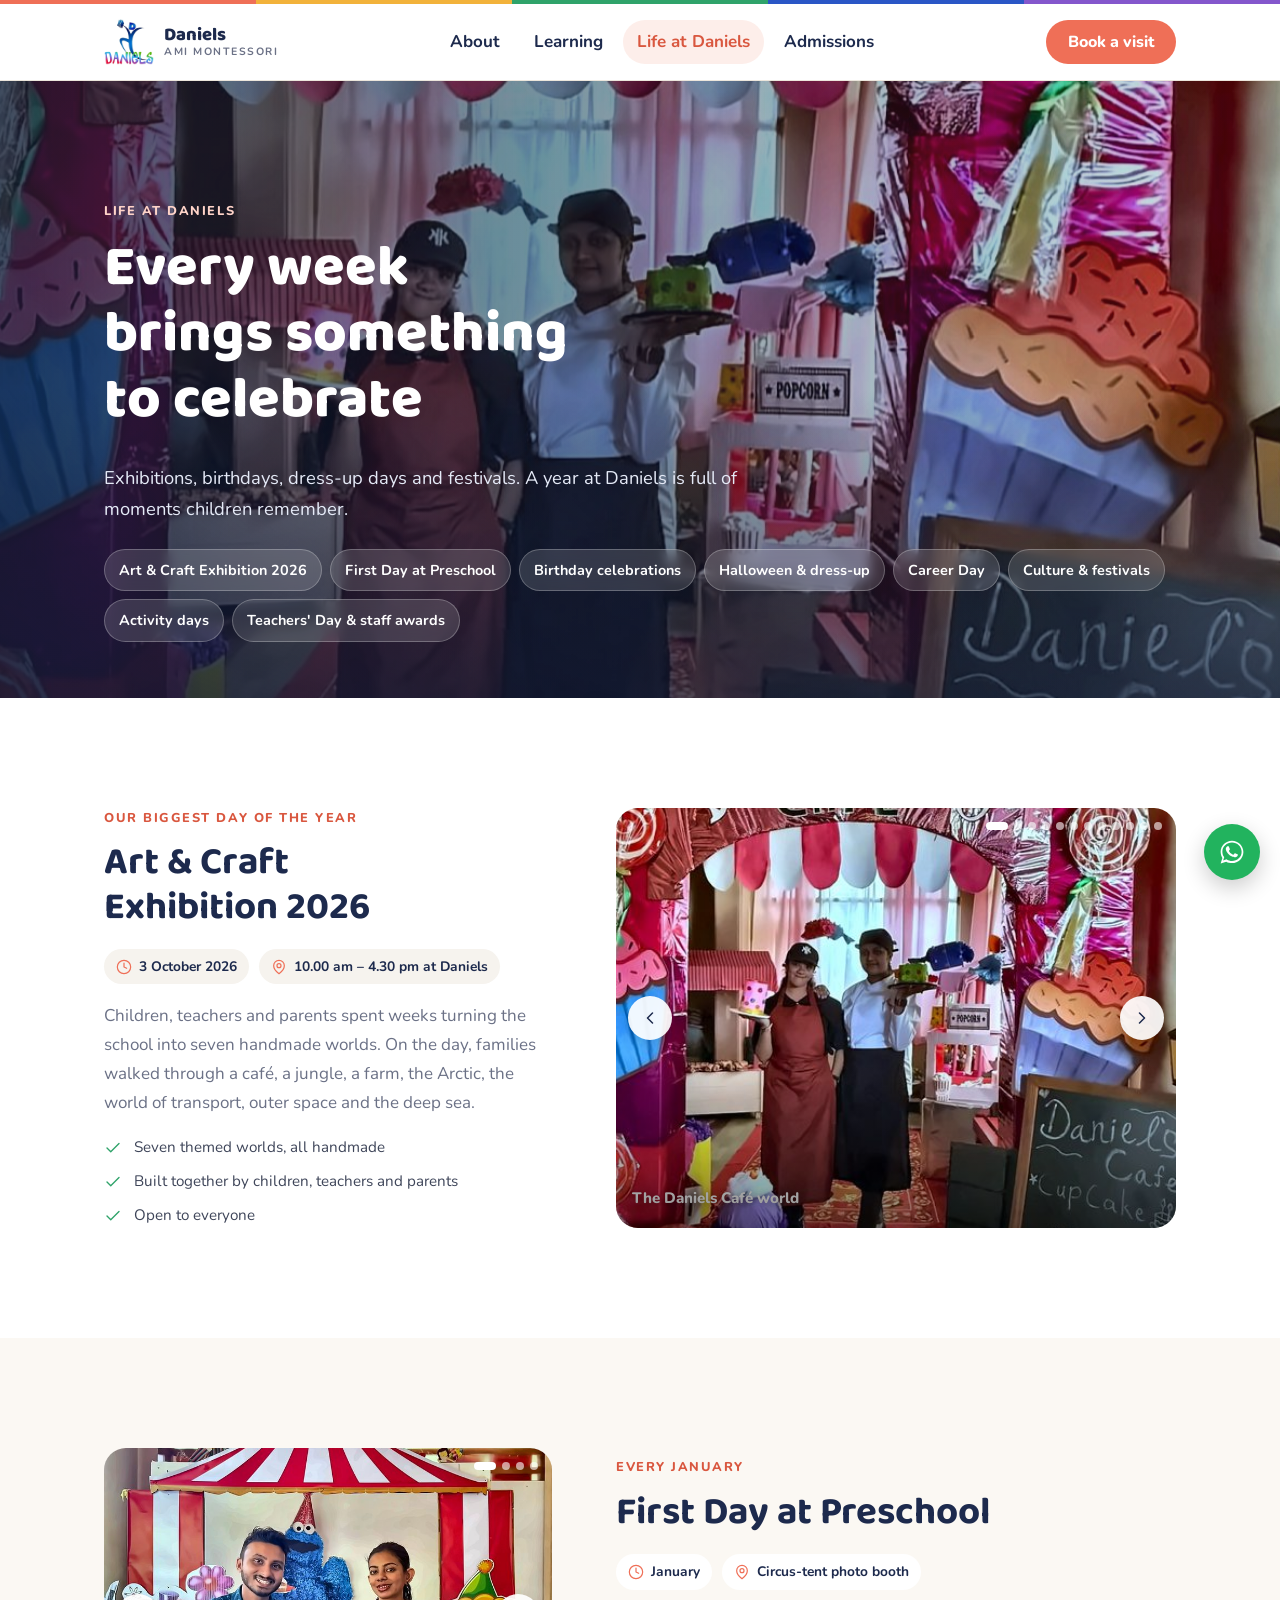
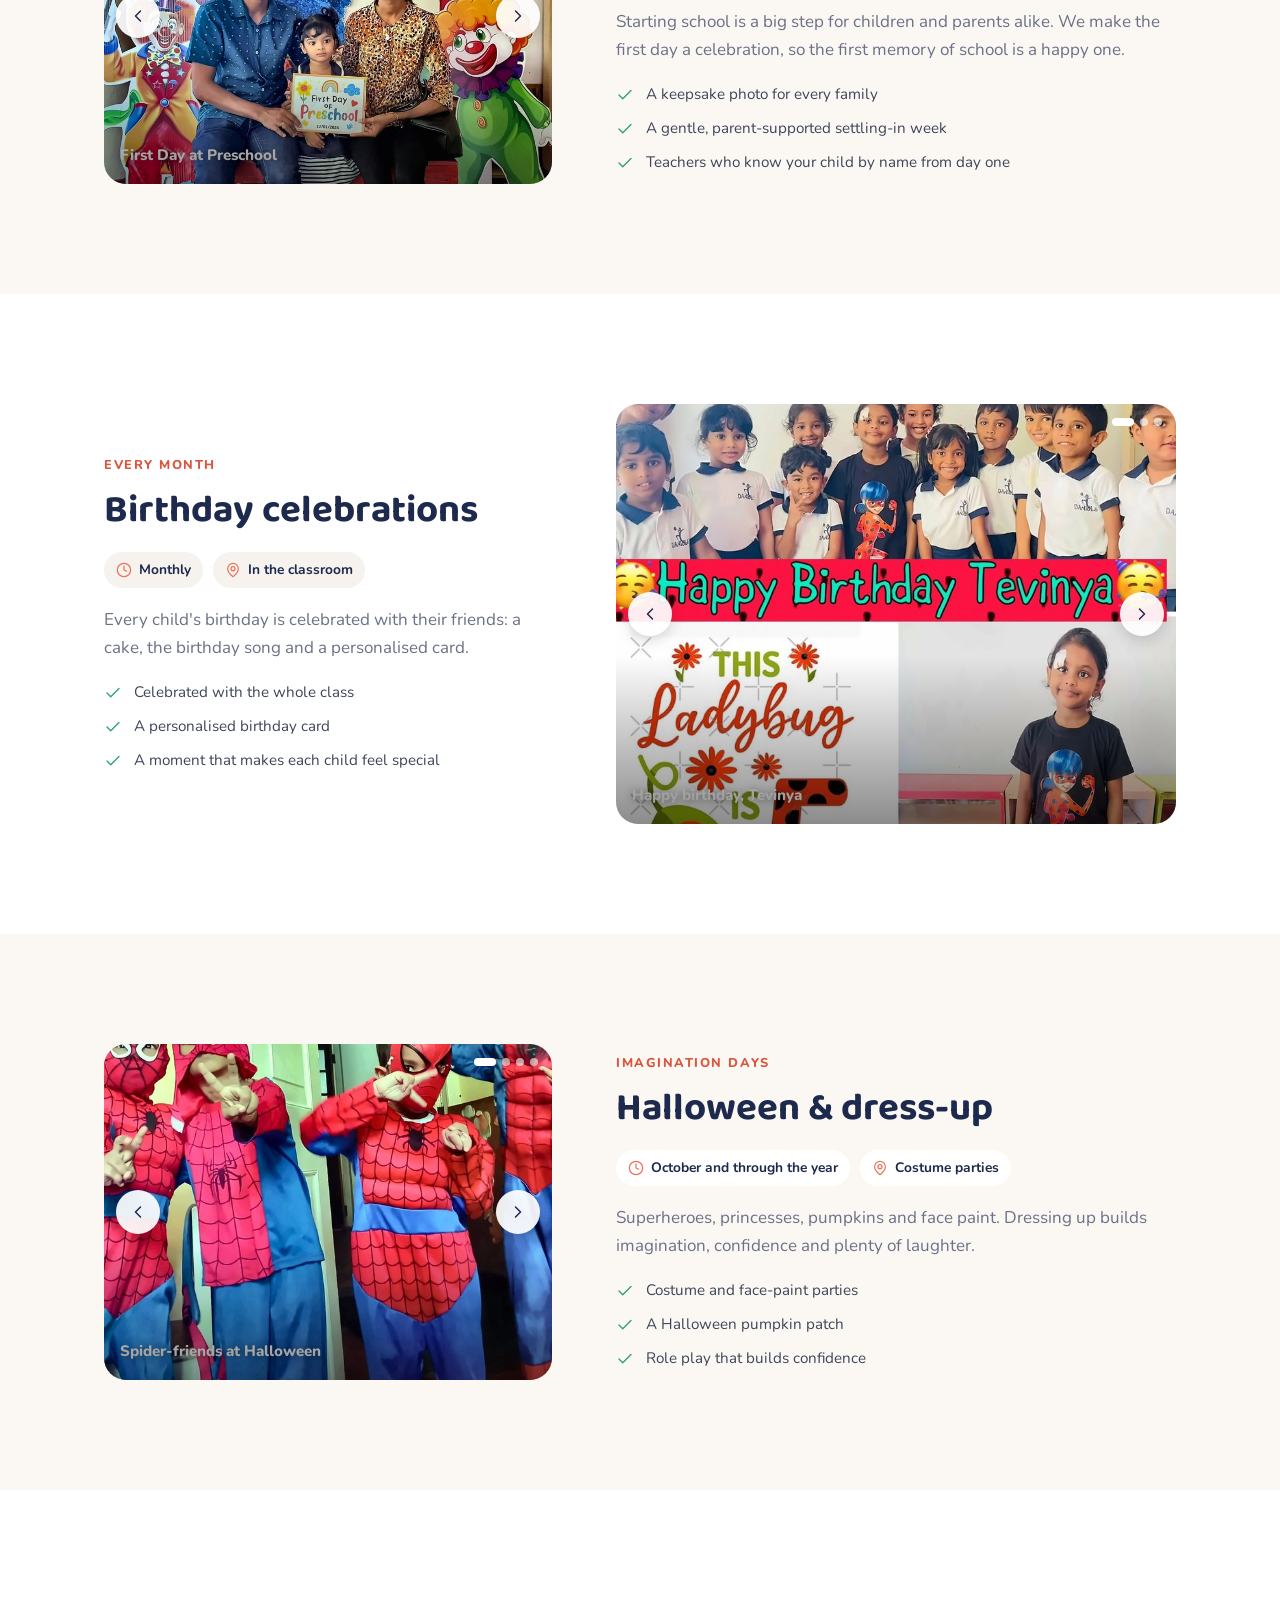
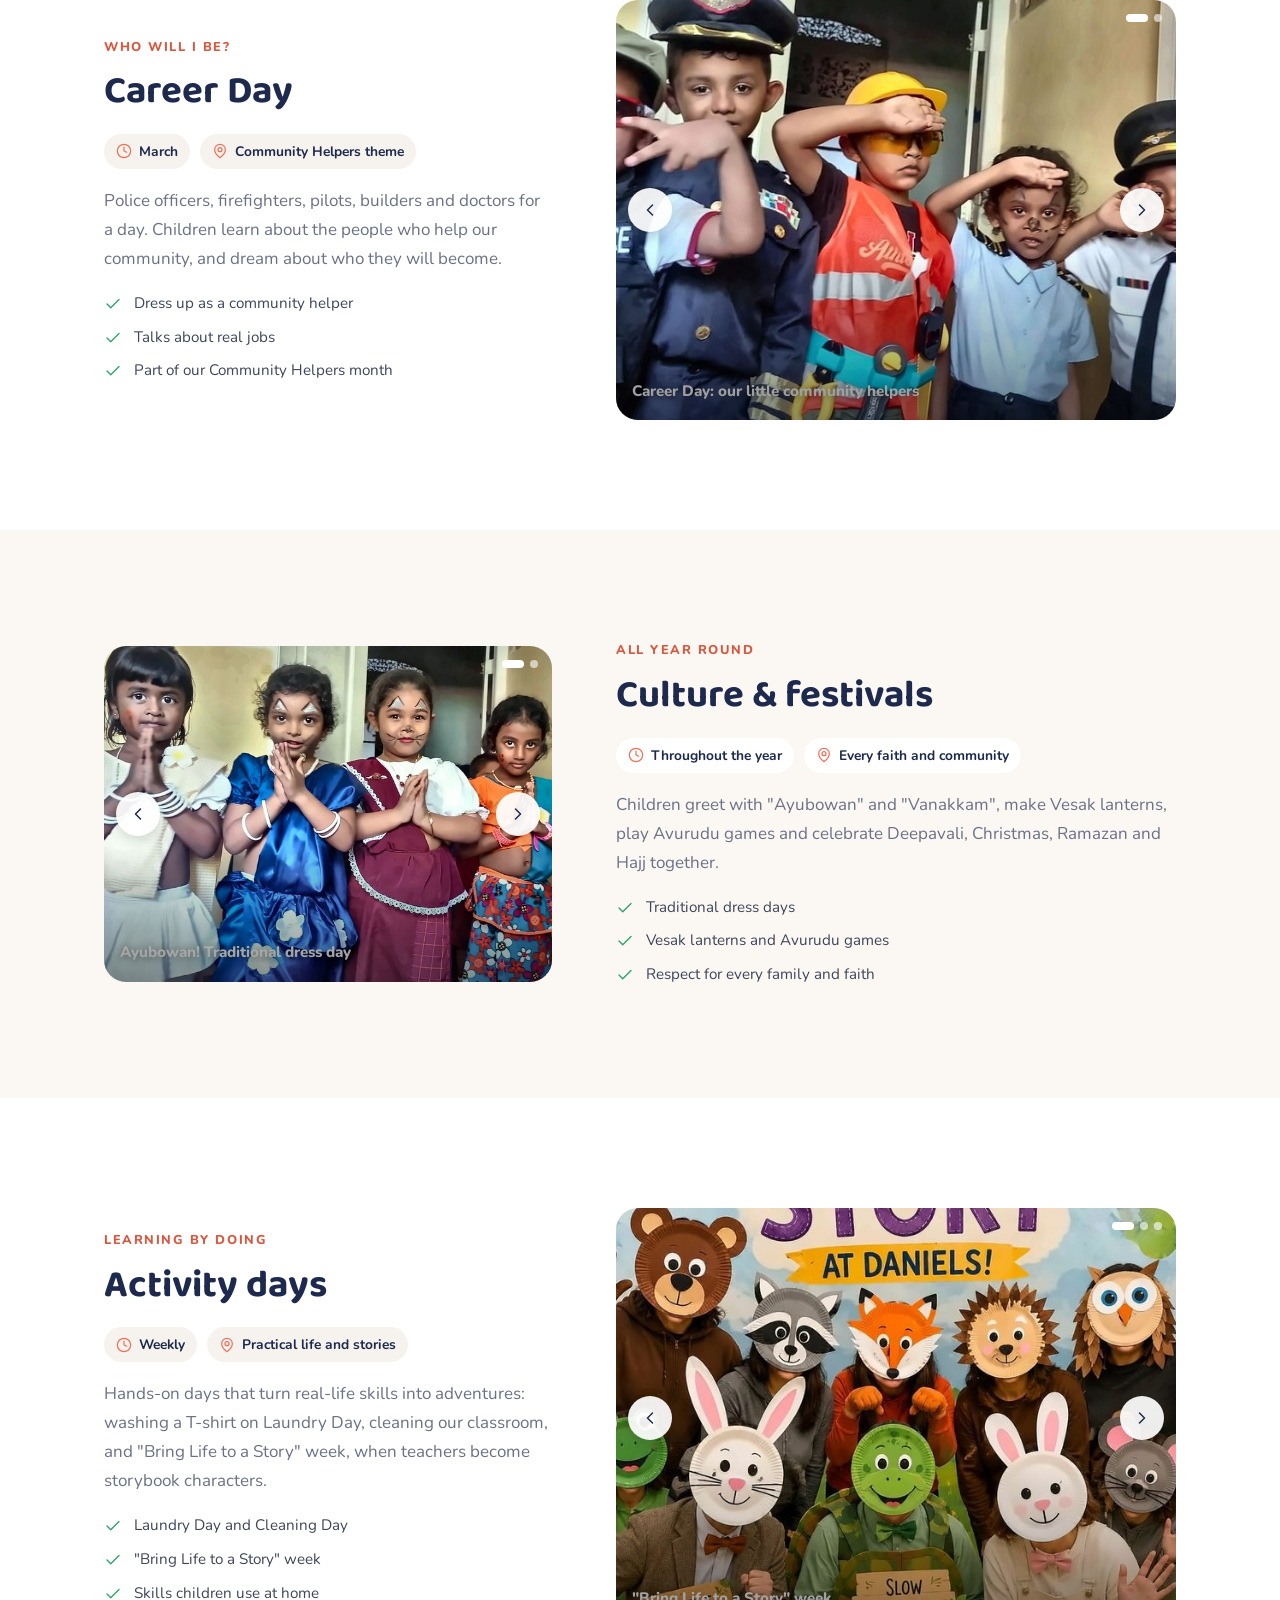
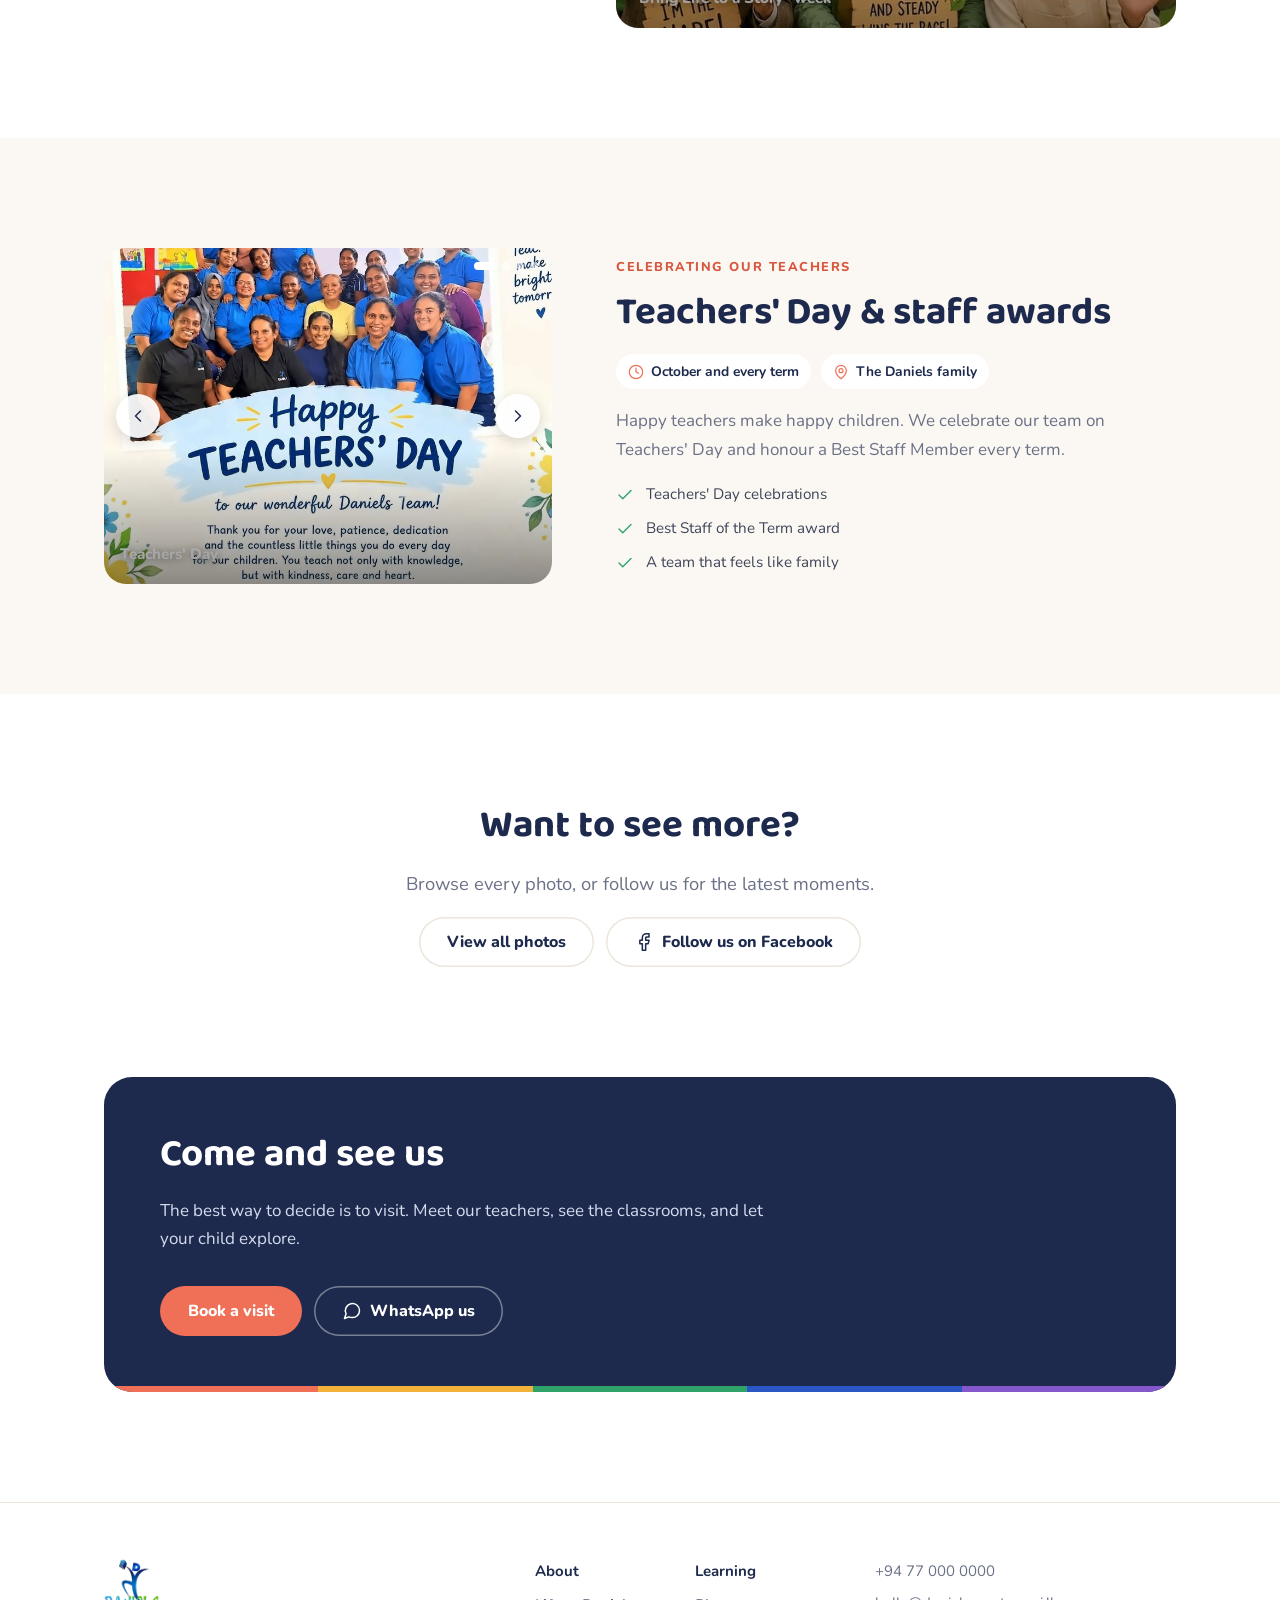
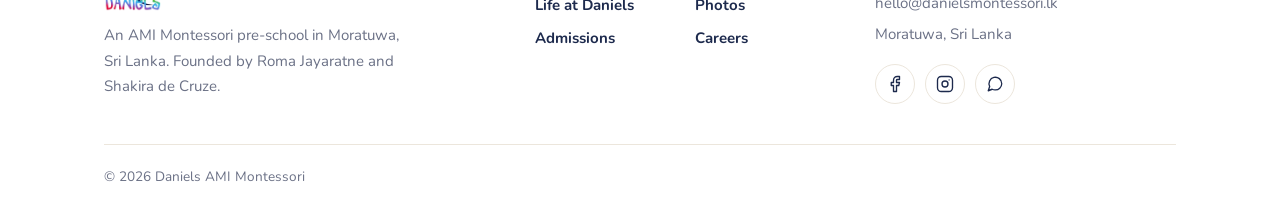
<file: events.html>
<!doctype html>
<html lang="en">
<head>
<meta charset="utf-8">
<meta name="viewport" content="width=device-width, initial-scale=1, viewport-fit=cover">
<meta name="claude:viewport-fit-sides" content="cover">
<title>Life at Daniels · Daniels AMI Montessori</title>
<meta name="description" content="Life at Daniels AMI Montessori: the Art & Craft Exhibition, First Day, birthdays, dress-up days, Career Day, cultural festivals, activity days and our teachers.">
<meta property="og:title" content="Life at Daniels · Daniels AMI Montessori">
<meta property="og:description" content="Life at Daniels AMI Montessori: the Art & Craft Exhibition, First Day, birthdays, dress-up days, Career Day, cultural festivals, activity days and our teachers.">
<meta property="og:image" content="assets/img/cultural-national-dress.jpg">
<link rel="icon" href="assets/img/daniels-logo.png">
<link rel="preconnect" href="https://fonts.googleapis.com"><link rel="preconnect" href="https://fonts.gstatic.com" crossorigin>
<link href="https://fonts.googleapis.com/css2?family=Baloo+2:wght@600;700;800&family=Nunito:wght@400;600;700;800&display=swap" rel="stylesheet">
<link rel="stylesheet" href="assets/css/site.css?v=202611151027">
</head>
<body>
<div class="stripe" aria-hidden="true"></div>
<header class="site"><div class="wrap">
  <a href="index.html" class="brand"><img src="assets/img/daniels-logo.png" alt="Daniels logo"><span class="bt">Daniels<small>AMI Montessori</small></span></a>
  <nav class="primary" aria-label="Main"><ul><li><a href="about.html">About</a></li><li><a href="curriculum.html">Learning</a></li><li><a href="events.html" class=active aria-current=page>Life at Daniels</a></li><li><a href="admissions.html">Admissions</a></li><li class="m-only"><a href="admissions.html#enquire">Book a visit</a></li></ul></nav>
  <a href="admissions.html#enquire" class="btn btn-primary h-cta">Book a visit</a>
  <button class="burger" aria-label="Menu" aria-expanded="false"><svg class="ic" viewBox="0 0 24 24" aria-hidden="true"><path d="M4 6h16M4 12h16M4 18h16"/></svg></button>
</div></header>
<main>

<section class="show"><div class="show-slides" aria-hidden="true"><div class="s on"><img src="assets/img/thumbs/exhibition-daniels-cafe.jpg" srcset="assets/img/thumbs/exhibition-daniels-cafe.jpg 900w, assets/img/exhibition-daniels-cafe.jpg 2000w" sizes="100vw" alt=""></div><div class="s"><img src="assets/img/thumbs/careerday-heroes.jpg" srcset="assets/img/thumbs/careerday-heroes.jpg 900w, assets/img/careerday-heroes.jpg 2000w" sizes="100vw" alt="" loading=lazy></div><div class="s"><img src="assets/img/thumbs/cultural-national-dress.jpg" srcset="assets/img/thumbs/cultural-national-dress.jpg 900w, assets/img/cultural-national-dress.jpg 2000w" sizes="100vw" alt="" loading=lazy></div><div class="s"><img src="assets/img/thumbs/halloween-spiderman.jpg" srcset="assets/img/thumbs/halloween-spiderman.jpg 900w, assets/img/halloween-spiderman.jpg 2000w" sizes="100vw" alt="" loading=lazy></div><div class="s"><img src="assets/img/thumbs/exhibition-jungle-forest.jpg" srcset="assets/img/thumbs/exhibition-jungle-forest.jpg 900w, assets/img/exhibition-jungle-forest.jpg 2000w" sizes="100vw" alt="" loading=lazy></div><div class="s"><img src="assets/img/thumbs/staff-teachers-day.jpg" srcset="assets/img/thumbs/staff-teachers-day.jpg 900w, assets/img/staff-teachers-day.jpg 2000w" sizes="100vw" alt="" loading=lazy></div></div>
<div class="wrap show-txt"><span class="kicker">Life at Daniels</span><h1>Every week brings something to celebrate</h1><p class="lead">Exhibitions, birthdays, dress-up days and festivals. A year at Daniels is full of moments children remember.</p>
<div class="show-chips"><a href="#exhibition">Art & Craft Exhibition 2026</a><a href="#first-day">First Day at Preschool</a><a href="#birthdays">Birthday celebrations</a><a href="#dress-up">Halloween & dress-up</a><a href="#career-day">Career Day</a><a href="#culture">Culture & festivals</a><a href="#activity-days">Activity days</a><a href="#our-team">Teachers' Day & staff awards</a></div></div></section>
<section class="event" id="exhibition"><div class="wrap ev2">
<div class="ev-txt" data-anim="left"><span class="kicker">Our biggest day of the year</span><h2>Art & Craft Exhibition 2026</h2>
<div class="meta"><span><svg class="ic" viewBox="0 0 24 24" aria-hidden="true"><circle cx="12" cy="12" r="10"/><path d="M12 6v6l4 2"/></svg>3 October 2026</span><span><svg class="ic" viewBox="0 0 24 24" aria-hidden="true"><path d="M20 10c0 6-8 12-8 12S4 16 4 10a8 8 0 0 1 16 0z"/><circle cx="12" cy="10" r="3"/></svg>10.00 am – 4.30 pm at Daniels</span></div>
<p>Children, teachers and parents spent weeks turning the school into seven handmade worlds. On the day, families walked through a café, a jungle, a farm, the Arctic, the world of transport, outer space and the deep sea.</p><ul class="ticks small-ticks"><li><svg class="ic" viewBox="0 0 24 24" aria-hidden="true"><path d="M20 6 9 17l-5-5"/></svg>Seven themed worlds, all handmade</li><li><svg class="ic" viewBox="0 0 24 24" aria-hidden="true"><path d="M20 6 9 17l-5-5"/></svg>Built together by children, teachers and parents</li><li><svg class="ic" viewBox="0 0 24 24" aria-hidden="true"><path d="M20 6 9 17l-5-5"/></svg>Open to everyone</li></ul></div>
<div class="ev-media" data-anim="zoom"><div class="carousel" data-carousel data-gallery style="--ratio:4/3"><div class="track"><a class="slide" href="assets/img/exhibition-daniels-cafe.jpg" data-lb data-cap="The Daniels Café world"><img src="assets/img/thumbs/exhibition-daniels-cafe.jpg" alt="The Daniels Café world" loading="lazy"><span class="cap">The Daniels Café world</span></a><a class="slide" href="assets/img/exhibition-jungle-forest.jpg" data-lb data-cap="The enchanted jungle"><img src="assets/img/thumbs/exhibition-jungle-forest.jpg" alt="The enchanted jungle" loading="lazy"><span class="cap">The enchanted jungle</span></a><a class="slide" href="assets/img/exhibition-cafe-oven.jpg" data-lb data-cap="Café world: the pizza oven"><img src="assets/img/thumbs/exhibition-cafe-oven.jpg" alt="Café world: the pizza oven" loading="lazy"><span class="cap">Café world: the pizza oven</span></a><a class="slide" href="assets/img/exhibition-farm-garden.jpg" data-lb data-cap="Farm world"><img src="assets/img/thumbs/exhibition-farm-garden.jpg" alt="Farm world" loading="lazy"><span class="cap">Farm world</span></a><a class="slide" href="assets/img/exhibition-jungle-giraffe.jpg" data-lb data-cap="Jungle world: paper giraffes"><img src="assets/img/thumbs/exhibition-jungle-giraffe.jpg" alt="Jungle world: paper giraffes" loading="lazy"><span class="cap">Jungle world: paper giraffes</span></a><a class="slide" href="assets/img/exhibition-deep-sea.jpg" data-lb data-cap="Pond and deep sea world"><img src="assets/img/thumbs/exhibition-deep-sea.jpg" alt="Pond and deep sea world" loading="lazy"><span class="cap">Pond and deep sea world</span></a><a class="slide" href="assets/img/staff-arctic-exhibit.jpg" data-lb data-cap="Arctic world"><img src="assets/img/thumbs/staff-arctic-exhibit.jpg" alt="Arctic world" loading="lazy"><span class="cap">Arctic world</span></a><a class="slide" href="assets/img/exhibition-cafe-cakes.jpg" data-lb data-cap="Café world: sponge cakes"><img src="assets/img/thumbs/exhibition-cafe-cakes.jpg" alt="Café world: sponge cakes" loading="lazy"><span class="cap">Café world: sponge cakes</span></a><a class="slide" href="assets/img/exhibition-farm-tree.jpg" data-lb data-cap="Farm world: the apple tree"><img src="assets/img/thumbs/exhibition-farm-tree.jpg" alt="Farm world: the apple tree" loading="lazy"><span class="cap">Farm world: the apple tree</span></a><a class="slide" href="assets/img/staff-jungle-exhibit.jpg" data-lb data-cap="Our team in the Jungle world"><img src="assets/img/thumbs/staff-jungle-exhibit.jpg" alt="Our team in the Jungle world" loading="lazy"><span class="cap">Our team in the Jungle world</span></a><a class="slide" href="assets/img/staff-cafe-theme.jpg" data-lb data-cap="Café chefs welcoming guests"><img src="assets/img/thumbs/staff-cafe-theme.jpg" alt="Café chefs welcoming guests" loading="lazy"><span class="cap">Café chefs welcoming guests</span></a><a class="slide" href="assets/img/exhibition-2026-poster.jpg" data-lb data-cap="Art & Craft Exhibition 2026"><img src="assets/img/thumbs/exhibition-2026-poster.jpg" alt="Art & Craft Exhibition 2026" loading="lazy"><span class="cap">Art & Craft Exhibition 2026</span></a></div><button class="cbtn prev" aria-label="Previous photo"><svg class="ic" viewBox="0 0 24 24" aria-hidden="true"><path d="m15 18-6-6 6-6"/></svg></button><button class="cbtn next" aria-label="Next photo"><svg class="ic" viewBox="0 0 24 24" aria-hidden="true"><path d="m9 18 6-6-6-6"/></svg></button><div class="dots" aria-hidden="true"></div></div></div>
</div></section><section class="event tint flip" id="first-day"><div class="wrap ev2">
<div class="ev-txt" data-anim="right"><span class="kicker">Every January</span><h2>First Day at Preschool</h2>
<div class="meta"><span><svg class="ic" viewBox="0 0 24 24" aria-hidden="true"><circle cx="12" cy="12" r="10"/><path d="M12 6v6l4 2"/></svg>January</span><span><svg class="ic" viewBox="0 0 24 24" aria-hidden="true"><path d="M20 10c0 6-8 12-8 12S4 16 4 10a8 8 0 0 1 16 0z"/><circle cx="12" cy="10" r="3"/></svg>Circus-tent photo booth</span></div>
<p>Starting school is a big step for children and parents alike. We make the first day a celebration, so the first memory of school is a happy one.</p><ul class="ticks small-ticks"><li><svg class="ic" viewBox="0 0 24 24" aria-hidden="true"><path d="M20 6 9 17l-5-5"/></svg>A keepsake photo for every family</li><li><svg class="ic" viewBox="0 0 24 24" aria-hidden="true"><path d="M20 6 9 17l-5-5"/></svg>A gentle, parent-supported settling-in week</li><li><svg class="ic" viewBox="0 0 24 24" aria-hidden="true"><path d="M20 6 9 17l-5-5"/></svg>Teachers who know your child by name from day one</li></ul></div>
<div class="ev-media" data-anim="zoom"><div class="carousel" data-carousel data-gallery style="--ratio:4/3"><div class="track"><a class="slide" href="assets/img/firstday-family-1.jpg" data-lb data-cap="First Day at Preschool"><img src="assets/img/thumbs/firstday-family-1.jpg" alt="First Day at Preschool" loading="lazy"><span class="cap">First Day at Preschool</span></a><a class="slide" href="assets/img/firstday-family-2.jpg" data-lb data-cap="A proud first day"><img src="assets/img/thumbs/firstday-family-2.jpg" alt="A proud first day" loading="lazy"><span class="cap">A proud first day</span></a><a class="slide" href="assets/img/firstday-family-3.jpg" data-lb data-cap="First Day memories"><img src="assets/img/thumbs/firstday-family-3.jpg" alt="First Day memories" loading="lazy"><span class="cap">First Day memories</span></a><a class="slide" href="assets/img/firstday-family-4.jpg" data-lb data-cap="Hello, Preschool!"><img src="assets/img/thumbs/firstday-family-4.jpg" alt="Hello, Preschool!" loading="lazy"><span class="cap">Hello, Preschool!</span></a></div><button class="cbtn prev" aria-label="Previous photo"><svg class="ic" viewBox="0 0 24 24" aria-hidden="true"><path d="m15 18-6-6 6-6"/></svg></button><button class="cbtn next" aria-label="Next photo"><svg class="ic" viewBox="0 0 24 24" aria-hidden="true"><path d="m9 18 6-6-6-6"/></svg></button><div class="dots" aria-hidden="true"></div></div></div>
</div></section><section class="event" id="birthdays"><div class="wrap ev2">
<div class="ev-txt" data-anim="left"><span class="kicker">Every month</span><h2>Birthday celebrations</h2>
<div class="meta"><span><svg class="ic" viewBox="0 0 24 24" aria-hidden="true"><circle cx="12" cy="12" r="10"/><path d="M12 6v6l4 2"/></svg>Monthly</span><span><svg class="ic" viewBox="0 0 24 24" aria-hidden="true"><path d="M20 10c0 6-8 12-8 12S4 16 4 10a8 8 0 0 1 16 0z"/><circle cx="12" cy="10" r="3"/></svg>In the classroom</span></div>
<p>Every child's birthday is celebrated with their friends: a cake, the birthday song and a personalised card.</p><ul class="ticks small-ticks"><li><svg class="ic" viewBox="0 0 24 24" aria-hidden="true"><path d="M20 6 9 17l-5-5"/></svg>Celebrated with the whole class</li><li><svg class="ic" viewBox="0 0 24 24" aria-hidden="true"><path d="M20 6 9 17l-5-5"/></svg>A personalised birthday card</li><li><svg class="ic" viewBox="0 0 24 24" aria-hidden="true"><path d="M20 6 9 17l-5-5"/></svg>A moment that makes each child feel special</li></ul></div>
<div class="ev-media" data-anim="zoom"><div class="carousel" data-carousel data-gallery style="--ratio:4/3"><div class="track"><a class="slide" href="assets/img/birthday-tevinya.jpg" data-lb data-cap="Happy birthday, Tevinya"><img src="assets/img/thumbs/birthday-tevinya.jpg" alt="Happy birthday, Tevinya" loading="lazy"><span class="cap">Happy birthday, Tevinya</span></a><a class="slide" href="assets/img/birthday-theo.jpg" data-lb data-cap="Happy birthday, Theo"><img src="assets/img/thumbs/birthday-theo.jpg" alt="Happy birthday, Theo" loading="lazy"><span class="cap">Happy birthday, Theo</span></a><a class="slide" href="assets/img/birthday-shanul.jpg" data-lb data-cap="Happy birthday, Shanul"><img src="assets/img/thumbs/birthday-shanul.jpg" alt="Happy birthday, Shanul" loading="lazy"><span class="cap">Happy birthday, Shanul</span></a></div><button class="cbtn prev" aria-label="Previous photo"><svg class="ic" viewBox="0 0 24 24" aria-hidden="true"><path d="m15 18-6-6 6-6"/></svg></button><button class="cbtn next" aria-label="Next photo"><svg class="ic" viewBox="0 0 24 24" aria-hidden="true"><path d="m9 18 6-6-6-6"/></svg></button><div class="dots" aria-hidden="true"></div></div></div>
</div></section><section class="event tint flip" id="dress-up"><div class="wrap ev2">
<div class="ev-txt" data-anim="right"><span class="kicker">Imagination days</span><h2>Halloween & dress-up</h2>
<div class="meta"><span><svg class="ic" viewBox="0 0 24 24" aria-hidden="true"><circle cx="12" cy="12" r="10"/><path d="M12 6v6l4 2"/></svg>October and through the year</span><span><svg class="ic" viewBox="0 0 24 24" aria-hidden="true"><path d="M20 10c0 6-8 12-8 12S4 16 4 10a8 8 0 0 1 16 0z"/><circle cx="12" cy="10" r="3"/></svg>Costume parties</span></div>
<p>Superheroes, princesses, pumpkins and face paint. Dressing up builds imagination, confidence and plenty of laughter.</p><ul class="ticks small-ticks"><li><svg class="ic" viewBox="0 0 24 24" aria-hidden="true"><path d="M20 6 9 17l-5-5"/></svg>Costume and face-paint parties</li><li><svg class="ic" viewBox="0 0 24 24" aria-hidden="true"><path d="M20 6 9 17l-5-5"/></svg>A Halloween pumpkin patch</li><li><svg class="ic" viewBox="0 0 24 24" aria-hidden="true"><path d="M20 6 9 17l-5-5"/></svg>Role play that builds confidence</li></ul></div>
<div class="ev-media" data-anim="zoom"><div class="carousel" data-carousel data-gallery style="--ratio:4/3"><div class="track"><a class="slide" href="assets/img/halloween-spiderman.jpg" data-lb data-cap="Spider-friends at Halloween"><img src="assets/img/thumbs/halloween-spiderman.jpg" alt="Spider-friends at Halloween" loading="lazy"><span class="cap">Spider-friends at Halloween</span></a><a class="slide" href="assets/img/halloween-costumes.jpg" data-lb data-cap="Face paint and fancy dress"><img src="assets/img/thumbs/halloween-costumes.jpg" alt="Face paint and fancy dress" loading="lazy"><span class="cap">Face paint and fancy dress</span></a><a class="slide" href="assets/img/halloween-pumpkins.jpg" data-lb data-cap="Halloween pumpkin patch"><img src="assets/img/thumbs/halloween-pumpkins.jpg" alt="Halloween pumpkin patch" loading="lazy"><span class="cap">Halloween pumpkin patch</span></a><a class="slide" href="assets/img/dressup-friends.jpg" data-lb data-cap="Best friends in costume"><img src="assets/img/thumbs/dressup-friends.jpg" alt="Best friends in costume" loading="lazy"><span class="cap">Best friends in costume</span></a></div><button class="cbtn prev" aria-label="Previous photo"><svg class="ic" viewBox="0 0 24 24" aria-hidden="true"><path d="m15 18-6-6 6-6"/></svg></button><button class="cbtn next" aria-label="Next photo"><svg class="ic" viewBox="0 0 24 24" aria-hidden="true"><path d="m9 18 6-6-6-6"/></svg></button><div class="dots" aria-hidden="true"></div></div></div>
</div></section><section class="event" id="career-day"><div class="wrap ev2">
<div class="ev-txt" data-anim="left"><span class="kicker">Who will I be?</span><h2>Career Day</h2>
<div class="meta"><span><svg class="ic" viewBox="0 0 24 24" aria-hidden="true"><circle cx="12" cy="12" r="10"/><path d="M12 6v6l4 2"/></svg>March</span><span><svg class="ic" viewBox="0 0 24 24" aria-hidden="true"><path d="M20 10c0 6-8 12-8 12S4 16 4 10a8 8 0 0 1 16 0z"/><circle cx="12" cy="10" r="3"/></svg>Community Helpers theme</span></div>
<p>Police officers, firefighters, pilots, builders and doctors for a day. Children learn about the people who help our community, and dream about who they will become.</p><ul class="ticks small-ticks"><li><svg class="ic" viewBox="0 0 24 24" aria-hidden="true"><path d="M20 6 9 17l-5-5"/></svg>Dress up as a community helper</li><li><svg class="ic" viewBox="0 0 24 24" aria-hidden="true"><path d="M20 6 9 17l-5-5"/></svg>Talks about real jobs</li><li><svg class="ic" viewBox="0 0 24 24" aria-hidden="true"><path d="M20 6 9 17l-5-5"/></svg>Part of our Community Helpers month</li></ul></div>
<div class="ev-media" data-anim="zoom"><div class="carousel" data-carousel data-gallery style="--ratio:4/3"><div class="track"><a class="slide" href="assets/img/careerday-heroes.jpg" data-lb data-cap="Career Day: our little community helpers"><img src="assets/img/thumbs/careerday-heroes.jpg" alt="Career Day: our little community helpers" loading="lazy"><span class="cap">Career Day: our little community helpers</span></a><a class="slide" href="assets/img/careerday-doctors.jpg" data-lb data-cap="Career Day: little doctors"><img src="assets/img/thumbs/careerday-doctors.jpg" alt="Career Day: little doctors" loading="lazy"><span class="cap">Career Day: little doctors</span></a></div><button class="cbtn prev" aria-label="Previous photo"><svg class="ic" viewBox="0 0 24 24" aria-hidden="true"><path d="m15 18-6-6 6-6"/></svg></button><button class="cbtn next" aria-label="Next photo"><svg class="ic" viewBox="0 0 24 24" aria-hidden="true"><path d="m9 18 6-6-6-6"/></svg></button><div class="dots" aria-hidden="true"></div></div></div>
</div></section><section class="event tint flip" id="culture"><div class="wrap ev2">
<div class="ev-txt" data-anim="right"><span class="kicker">All year round</span><h2>Culture & festivals</h2>
<div class="meta"><span><svg class="ic" viewBox="0 0 24 24" aria-hidden="true"><circle cx="12" cy="12" r="10"/><path d="M12 6v6l4 2"/></svg>Throughout the year</span><span><svg class="ic" viewBox="0 0 24 24" aria-hidden="true"><path d="M20 10c0 6-8 12-8 12S4 16 4 10a8 8 0 0 1 16 0z"/><circle cx="12" cy="10" r="3"/></svg>Every faith and community</span></div>
<p>Children greet with "Ayubowan" and "Vanakkam", make Vesak lanterns, play Avurudu games and celebrate Deepavali, Christmas, Ramazan and Hajj together.</p><ul class="ticks small-ticks"><li><svg class="ic" viewBox="0 0 24 24" aria-hidden="true"><path d="M20 6 9 17l-5-5"/></svg>Traditional dress days</li><li><svg class="ic" viewBox="0 0 24 24" aria-hidden="true"><path d="M20 6 9 17l-5-5"/></svg>Vesak lanterns and Avurudu games</li><li><svg class="ic" viewBox="0 0 24 24" aria-hidden="true"><path d="M20 6 9 17l-5-5"/></svg>Respect for every family and faith</li></ul></div>
<div class="ev-media" data-anim="zoom"><div class="carousel" data-carousel data-gallery style="--ratio:4/3"><div class="track"><a class="slide" href="assets/img/cultural-national-dress.jpg" data-lb data-cap="Ayubowan! Traditional dress day"><img src="assets/img/thumbs/cultural-national-dress.jpg" alt="Ayubowan! Traditional dress day" loading="lazy"><span class="cap">Ayubowan! Traditional dress day</span></a><a class="slide" href="assets/img/cultural-vesak-dharma.jpg" data-lb data-cap="Vesak celebration"><img src="assets/img/thumbs/cultural-vesak-dharma.jpg" alt="Vesak celebration" loading="lazy"><span class="cap">Vesak celebration</span></a></div><button class="cbtn prev" aria-label="Previous photo"><svg class="ic" viewBox="0 0 24 24" aria-hidden="true"><path d="m15 18-6-6 6-6"/></svg></button><button class="cbtn next" aria-label="Next photo"><svg class="ic" viewBox="0 0 24 24" aria-hidden="true"><path d="m9 18 6-6-6-6"/></svg></button><div class="dots" aria-hidden="true"></div></div></div>
</div></section><section class="event" id="activity-days"><div class="wrap ev2">
<div class="ev-txt" data-anim="left"><span class="kicker">Learning by doing</span><h2>Activity days</h2>
<div class="meta"><span><svg class="ic" viewBox="0 0 24 24" aria-hidden="true"><circle cx="12" cy="12" r="10"/><path d="M12 6v6l4 2"/></svg>Weekly</span><span><svg class="ic" viewBox="0 0 24 24" aria-hidden="true"><path d="M20 10c0 6-8 12-8 12S4 16 4 10a8 8 0 0 1 16 0z"/><circle cx="12" cy="10" r="3"/></svg>Practical life and stories</span></div>
<p>Hands-on days that turn real-life skills into adventures: washing a T-shirt on Laundry Day, cleaning our classroom, and "Bring Life to a Story" week, when teachers become storybook characters.</p><ul class="ticks small-ticks"><li><svg class="ic" viewBox="0 0 24 24" aria-hidden="true"><path d="M20 6 9 17l-5-5"/></svg>Laundry Day and Cleaning Day</li><li><svg class="ic" viewBox="0 0 24 24" aria-hidden="true"><path d="M20 6 9 17l-5-5"/></svg>"Bring Life to a Story" week</li><li><svg class="ic" viewBox="0 0 24 24" aria-hidden="true"><path d="M20 6 9 17l-5-5"/></svg>Skills children use at home</li></ul></div>
<div class="ev-media" data-anim="zoom"><div class="carousel" data-carousel data-gallery style="--ratio:4/3"><div class="track"><a class="slide" href="assets/img/activity-storytelling.jpg" data-lb data-cap=""Bring Life to a Story" week"><img src="assets/img/thumbs/activity-storytelling.jpg" alt=""Bring Life to a Story" week" loading="lazy"><span class="cap">"Bring Life to a Story" week</span></a><a class="slide" href="assets/img/activity-laundry.jpg" data-lb data-cap="Laundry Day: practical life"><img src="assets/img/thumbs/activity-laundry.jpg" alt="Laundry Day: practical life" loading="lazy"><span class="cap">Laundry Day: practical life</span></a><a class="slide" href="assets/img/activity-cleaning.jpg" data-lb data-cap="Cleaning and dusting our classroom"><img src="assets/img/thumbs/activity-cleaning.jpg" alt="Cleaning and dusting our classroom" loading="lazy"><span class="cap">Cleaning and dusting our classroom</span></a></div><button class="cbtn prev" aria-label="Previous photo"><svg class="ic" viewBox="0 0 24 24" aria-hidden="true"><path d="m15 18-6-6 6-6"/></svg></button><button class="cbtn next" aria-label="Next photo"><svg class="ic" viewBox="0 0 24 24" aria-hidden="true"><path d="m9 18 6-6-6-6"/></svg></button><div class="dots" aria-hidden="true"></div></div></div>
</div></section><section class="event tint flip" id="our-team"><div class="wrap ev2">
<div class="ev-txt" data-anim="right"><span class="kicker">Celebrating our teachers</span><h2>Teachers' Day & staff awards</h2>
<div class="meta"><span><svg class="ic" viewBox="0 0 24 24" aria-hidden="true"><circle cx="12" cy="12" r="10"/><path d="M12 6v6l4 2"/></svg>October and every term</span><span><svg class="ic" viewBox="0 0 24 24" aria-hidden="true"><path d="M20 10c0 6-8 12-8 12S4 16 4 10a8 8 0 0 1 16 0z"/><circle cx="12" cy="10" r="3"/></svg>The Daniels family</span></div>
<p>Happy teachers make happy children. We celebrate our team on Teachers' Day and honour a Best Staff Member every term.</p><ul class="ticks small-ticks"><li><svg class="ic" viewBox="0 0 24 24" aria-hidden="true"><path d="M20 6 9 17l-5-5"/></svg>Teachers' Day celebrations</li><li><svg class="ic" viewBox="0 0 24 24" aria-hidden="true"><path d="M20 6 9 17l-5-5"/></svg>Best Staff of the Term award</li><li><svg class="ic" viewBox="0 0 24 24" aria-hidden="true"><path d="M20 6 9 17l-5-5"/></svg>A team that feels like family</li></ul></div>
<div class="ev-media" data-anim="zoom"><div class="carousel" data-carousel data-gallery style="--ratio:4/3"><div class="track"><a class="slide" href="assets/img/staff-teachers-day.jpg" data-lb data-cap="Teachers' Day"><img src="assets/img/thumbs/staff-teachers-day.jpg" alt="Teachers' Day" loading="lazy"><span class="cap">Teachers' Day</span></a><a class="slide" href="assets/img/staff-best-first-term-anjali.jpg" data-lb data-cap="Best Staff of the Term: Teacher Anjali"><img src="assets/img/thumbs/staff-best-first-term-anjali.jpg" alt="Best Staff of the Term: Teacher Anjali" loading="lazy"><span class="cap">Best Staff of the Term: Teacher Anjali</span></a><a class="slide" href="assets/img/staff-best-second-term.jpg" data-lb data-cap="Best Staff of the Second Term"><img src="assets/img/thumbs/staff-best-second-term.jpg" alt="Best Staff of the Second Term" loading="lazy"><span class="cap">Best Staff of the Second Term</span></a><a class="slide" href="assets/img/staff-together.jpg" data-lb data-cap="Team time together"><img src="assets/img/thumbs/staff-together.jpg" alt="Team time together" loading="lazy"><span class="cap">Team time together</span></a></div><button class="cbtn prev" aria-label="Previous photo"><svg class="ic" viewBox="0 0 24 24" aria-hidden="true"><path d="m15 18-6-6 6-6"/></svg></button><button class="cbtn next" aria-label="Next photo"><svg class="ic" viewBox="0 0 24 24" aria-hidden="true"><path d="m9 18 6-6-6-6"/></svg></button><div class="dots" aria-hidden="true"></div></div></div>
</div></section>
<section><div class="wrap center"><h2>Want to see more?</h2><p class="lead">Browse every photo, or follow us for the latest moments.</p><div class="btns center-btns"><a class="btn btn-ghost" href="gallery.html">View all photos</a><a class="btn btn-ghost" href="https://www.facebook.com/Shawndecruze/" target="_blank" rel="noopener"><svg class="ic" viewBox="0 0 24 24" aria-hidden="true"><path d="M18 2h-3a5 5 0 0 0-5 5v3H7v4h3v8h4v-8h3l1-4h-4V7a1 1 0 0 1 1-1h3z"/></svg>Follow us on Facebook</a></div></div></section>
<section class="visit"><div class="wrap"><div class="visit-card">
<div><h2>Come and see us</h2><p>The best way to decide is to visit. Meet our teachers, see the classrooms, and let your child explore.</p></div>
<div class="btns"><a class="btn btn-primary" href="admissions.html#enquire">Book a visit</a><a class="btn btn-ghost" href="https://wa.me/94770000000" target="_blank" rel="noopener"><svg class="ic" viewBox="0 0 24 24" aria-hidden="true"><path d="M21 11.5a8.4 8.4 0 0 1-9 8.4 8.5 8.5 0 0 1-3.8-.9L3 21l1.9-5.7A8.5 8.5 0 1 1 21 11.5z"/></svg>WhatsApp us</a></div>
</div></div></section>
</main>
<footer class="site"><div class="wrap">
  <div class="f-brand"><img src="assets/img/daniels-logo.png" alt="Daniels logo"><p>An AMI Montessori pre-school in Moratuwa, Sri Lanka. Founded by Roma Jayaratne and Shakira de Cruze.</p></div>
  <nav class="f-links" aria-label="Footer"><a href="about.html">About</a><a href="curriculum.html">Learning</a><a href="events.html">Life at Daniels</a><a href="gallery.html">Photos</a><a href="admissions.html">Admissions</a><a href="careers.html">Careers</a></nav>
  <div class="f-contact"><span>+94 77 000 0000</span><span>hello@danielsmontessori.lk</span><span>Moratuwa, Sri Lanka</span>
    <div class="social"><a href="https://www.facebook.com/Shawndecruze/" target="_blank" rel="noopener" aria-label="Facebook"><svg class="ic" viewBox="0 0 24 24" aria-hidden="true"><path d="M18 2h-3a5 5 0 0 0-5 5v3H7v4h3v8h4v-8h3l1-4h-4V7a1 1 0 0 1 1-1h3z"/></svg></a><a href="https://www.instagram.com/explore/locations/302594056555041/daniels-ami-montessori-sri-lanka/" target="_blank" rel="noopener" aria-label="Instagram"><svg class="ic" viewBox="0 0 24 24" aria-hidden="true"><rect x="2" y="2" width="20" height="20" rx="5"/><circle cx="12" cy="12" r="4"/><path d="M17.5 6.5h.01"/></svg></a><a href="https://wa.me/94770000000" target="_blank" rel="noopener" aria-label="WhatsApp"><svg class="ic" viewBox="0 0 24 24" aria-hidden="true"><path d="M21 11.5a8.4 8.4 0 0 1-9 8.4 8.5 8.5 0 0 1-3.8-.9L3 21l1.9-5.7A8.5 8.5 0 1 1 21 11.5z"/></svg></a></div></div>
  <div class="f-bottom">© <span data-year-now>2026</span> Daniels AMI Montessori</div>
</div></footer>
<a class="wa-float" href="https://wa.me/94770000000?text=Hello%20Daniels!" target="_blank" rel="noopener" aria-label="Chat with us on WhatsApp"><svg viewBox="0 0 32 32" aria-hidden="true"><path d="M16 3C8.8 3 3 8.7 3 15.8c0 2.5.7 4.9 2 7L3 29l6.4-2c2 1.1 4.3 1.7 6.6 1.7 7.2 0 13-5.7 13-12.8S23.2 3 16 3zm0 23.4c-2.1 0-4.1-.6-5.9-1.7l-.4-.3-3.8 1.2 1.2-3.7-.3-.4c-1.2-1.8-1.8-3.8-1.8-5.9C5 9.9 9.9 5.2 16 5.2s11 4.7 11 10.6-4.9 10.6-11 10.6zm6-7.9c-.3-.2-2-1-2.3-1.1-.3-.1-.5-.2-.8.2-.2.3-.9 1.1-1 1.3-.2.2-.4.2-.7.1-.3-.2-1.4-.5-2.7-1.6-1-.9-1.7-2-1.9-2.3-.2-.3 0-.5.1-.7l.5-.6c.2-.2.2-.3.3-.6.1-.2.1-.4 0-.6l-1-2.5c-.3-.7-.6-.6-.8-.6h-.7c-.2 0-.6.1-.9.4-.3.3-1.2 1.1-1.2 2.8s1.2 3.2 1.4 3.5c.2.2 2.4 3.6 5.8 5 2.8 1.1 3.4.9 4 .8.6-.1 2-.8 2.3-1.6.3-.8.3-1.5.2-1.6-.1-.2-.3-.3-.6-.4z"/></svg></a>
<div class="lightbox" role="dialog" aria-modal="true" aria-label="Photo viewer">
  <button class="lb-x" aria-label="Close"><svg class="ic" viewBox="0 0 24 24" aria-hidden="true"><path d="M18 6 6 18M6 6l12 12"/></svg></button><button class="lb-p" aria-label="Previous"><svg class="ic" viewBox="0 0 24 24" aria-hidden="true"><path d="m15 18-6-6 6-6"/></svg></button>
  <img alt=""><button class="lb-n" aria-label="Next"><svg class="ic" viewBox="0 0 24 24" aria-hidden="true"><path d="m9 18 6-6-6-6"/></svg></button><p></p>
</div>
<script src="assets/js/site.js?v=202611151027"></script>
</body>
</html>
</file>
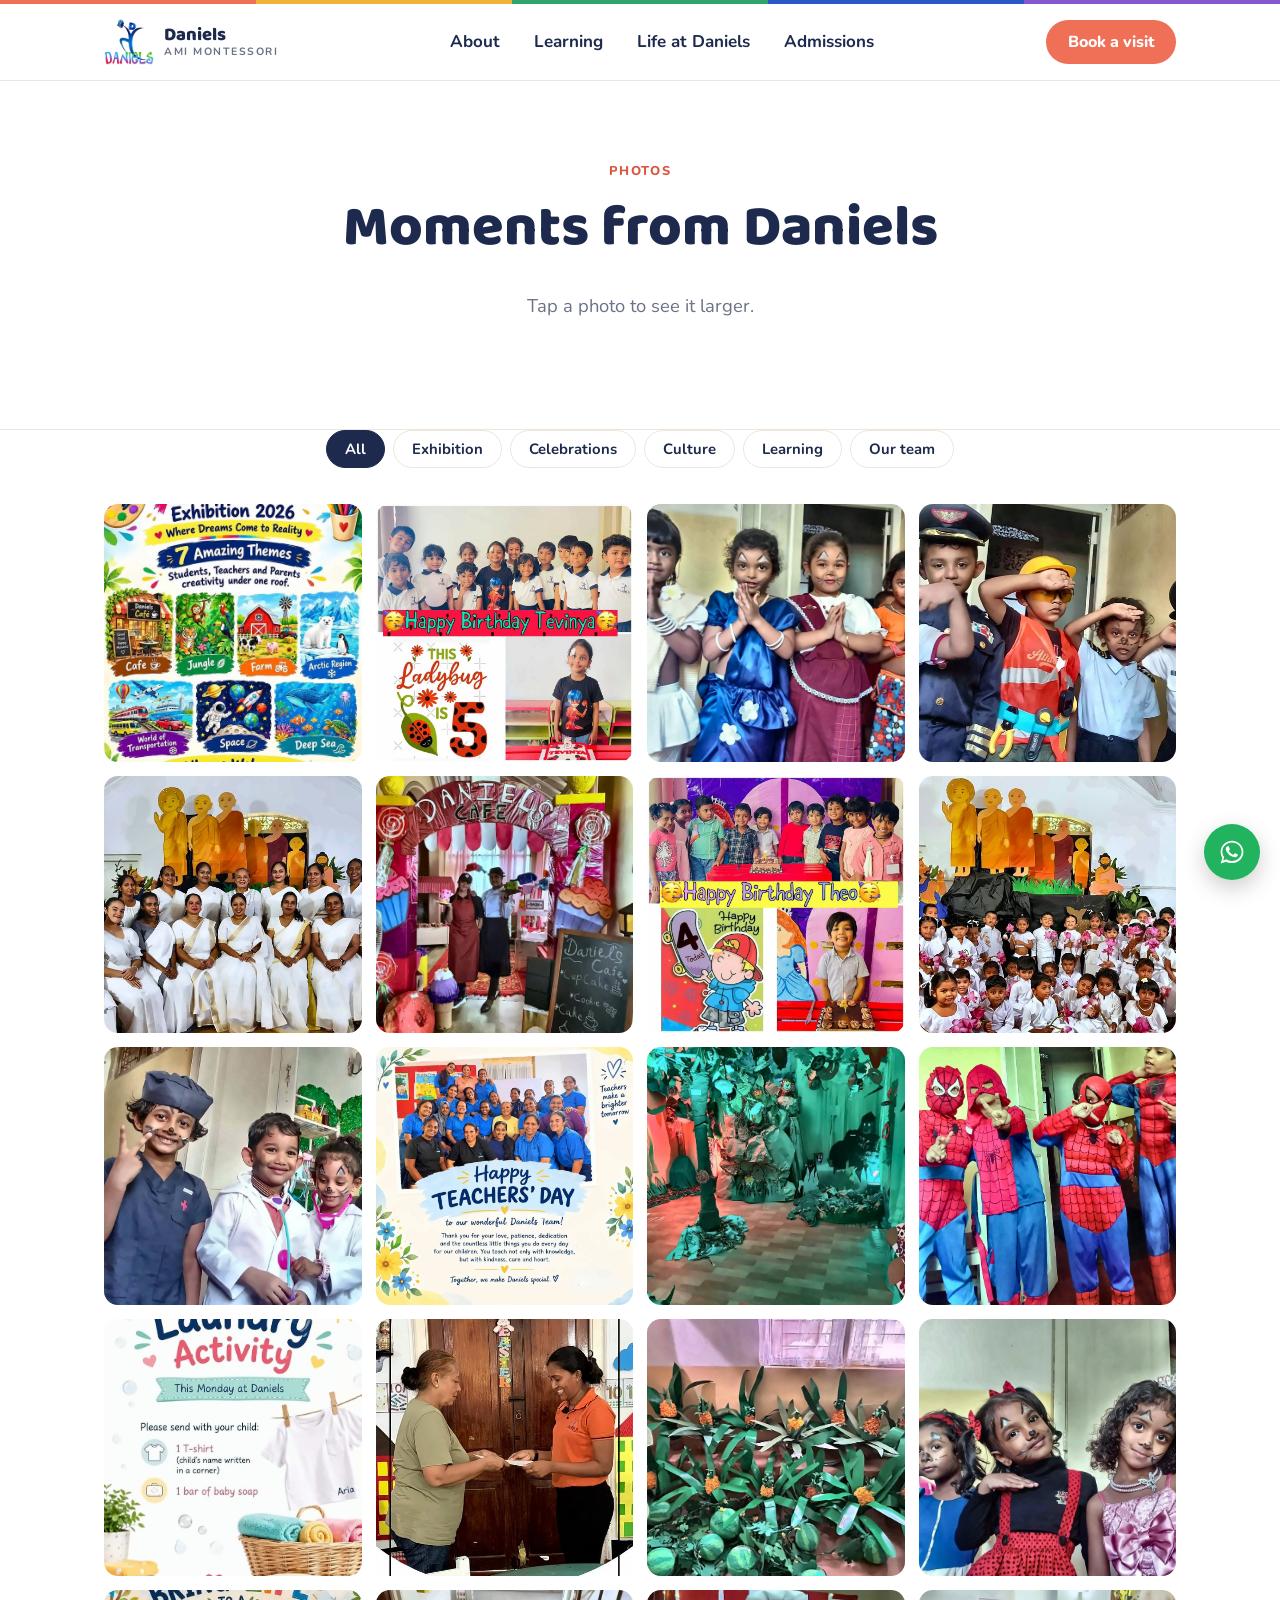
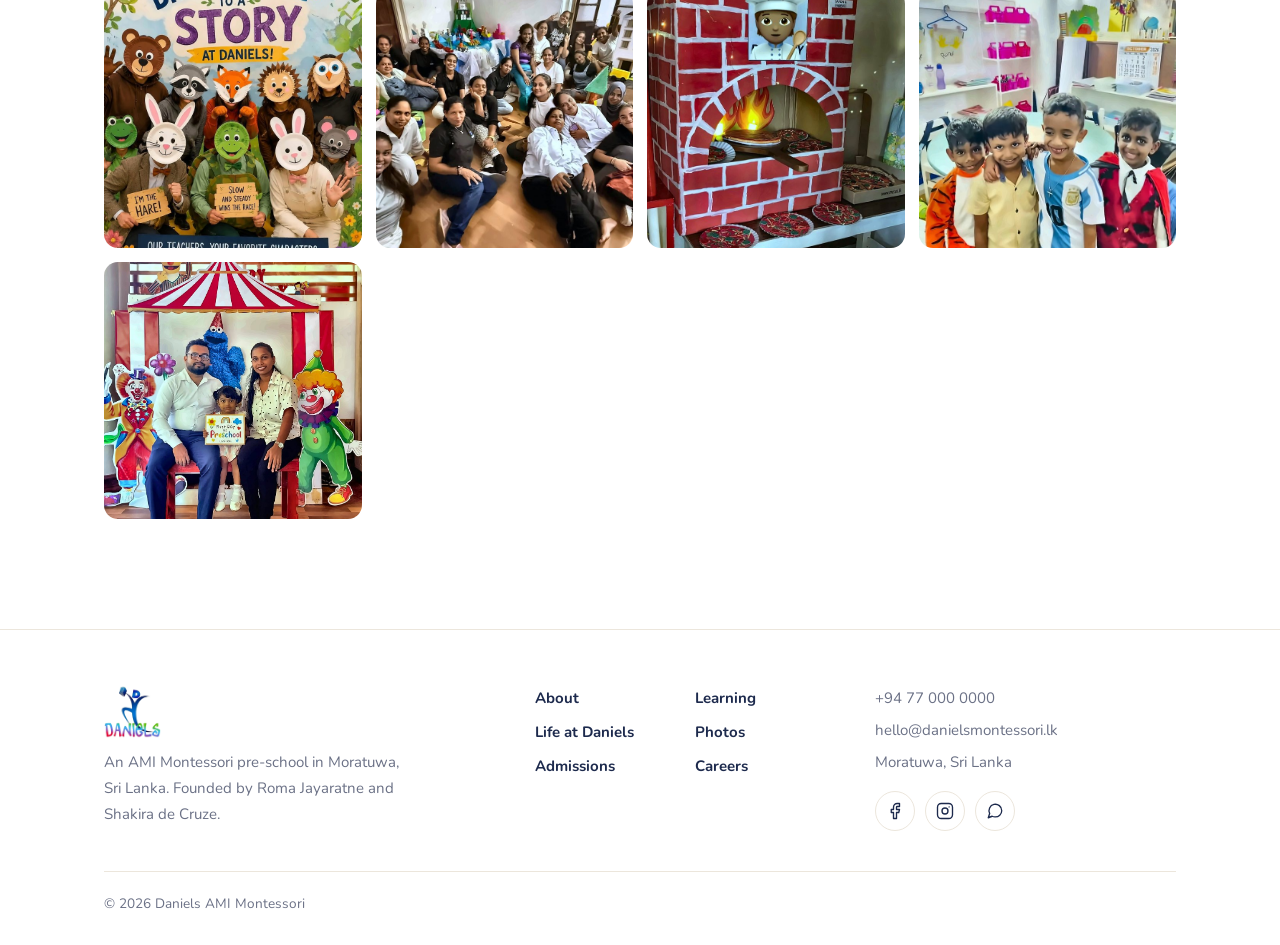
<file: gallery.html>
<!doctype html>
<html lang="en">
<head>
<meta charset="utf-8">
<meta name="viewport" content="width=device-width, initial-scale=1, viewport-fit=cover">
<meta name="claude:viewport-fit-sides" content="cover">
<title>Photos · Daniels AMI Montessori</title>
<meta name="description" content="Photos from Daniels AMI Montessori, Moratuwa.">
<meta property="og:title" content="Photos · Daniels AMI Montessori">
<meta property="og:description" content="Photos from Daniels AMI Montessori, Moratuwa.">
<meta property="og:image" content="assets/img/cultural-national-dress.jpg">
<link rel="icon" href="assets/img/daniels-logo.png">
<link rel="preconnect" href="https://fonts.googleapis.com"><link rel="preconnect" href="https://fonts.gstatic.com" crossorigin>
<link href="https://fonts.googleapis.com/css2?family=Baloo+2:wght@600;700;800&family=Nunito:wght@400;600;700;800&display=swap" rel="stylesheet">
<link rel="stylesheet" href="assets/css/site.css?v=202611151027">
</head>
<body>
<div class="stripe" aria-hidden="true"></div>
<header class="site"><div class="wrap">
  <a href="index.html" class="brand"><img src="assets/img/daniels-logo.png" alt="Daniels logo"><span class="bt">Daniels<small>AMI Montessori</small></span></a>
  <nav class="primary" aria-label="Main"><ul><li><a href="about.html">About</a></li><li><a href="curriculum.html">Learning</a></li><li><a href="events.html">Life at Daniels</a></li><li><a href="admissions.html">Admissions</a></li><li class="m-only"><a href="admissions.html#enquire">Book a visit</a></li></ul></nav>
  <a href="admissions.html#enquire" class="btn btn-primary h-cta">Book a visit</a>
  <button class="burger" aria-label="Menu" aria-expanded="false"><svg class="ic" viewBox="0 0 24 24" aria-hidden="true"><path d="M4 6h16M4 12h16M4 18h16"/></svg></button>
</div></header>
<main>
<section class="phero solo"><div class="wrap"><div class="phero-txt"><span class="kicker">Photos</span><h1>Moments from Daniels</h1><p class="lead">Tap a photo to see it larger.</p></div></div></section><section style="padding-top:0"><div class="wrap"><div class="filters"><button class=on data-f="all">All</button><button data-f="exhibition">Exhibition</button><button data-f="celebrations">Celebrations</button><button data-f="culture">Culture</button><button data-f="learning">Learning</button><button data-f="team">Our team</button></div><div class="photo-grid" data-gallery><a href="assets/img/exhibition-2026-poster.jpg" data-lb data-c="exhibition" data-cap="Art & Craft Exhibition 2026"><img src="assets/img/thumbs/exhibition-2026-poster.jpg" alt="Art & Craft Exhibition 2026" loading="lazy"></a><a href="assets/img/birthday-tevinya.jpg" data-lb data-c="celebrations" data-cap="Happy birthday, Tevinya"><img src="assets/img/thumbs/birthday-tevinya.jpg" alt="Happy birthday, Tevinya" loading="lazy"></a><a href="assets/img/cultural-national-dress.jpg" data-lb data-c="culture" data-cap="Ayubowan! Traditional dress day"><img src="assets/img/thumbs/cultural-national-dress.jpg" alt="Ayubowan! Traditional dress day" loading="lazy"></a><a href="assets/img/careerday-heroes.jpg" data-lb data-c="learning" data-cap="Career Day: our little community helpers"><img src="assets/img/thumbs/careerday-heroes.jpg" alt="Career Day: our little community helpers" loading="lazy"></a><a href="assets/img/staff-family-group.jpg" data-lb data-c="team" data-cap="The Daniels team"><img src="assets/img/thumbs/staff-family-group.jpg" alt="The Daniels team" loading="lazy"></a><a href="assets/img/exhibition-daniels-cafe.jpg" data-lb data-c="exhibition" data-cap="The Daniels Café world"><img src="assets/img/thumbs/exhibition-daniels-cafe.jpg" alt="The Daniels Café world" loading="lazy"></a><a href="assets/img/birthday-theo.jpg" data-lb data-c="celebrations" data-cap="Happy birthday, Theo"><img src="assets/img/thumbs/birthday-theo.jpg" alt="Happy birthday, Theo" loading="lazy"></a><a href="assets/img/cultural-vesak-dharma.jpg" data-lb data-c="culture" data-cap="Vesak celebration"><img src="assets/img/thumbs/cultural-vesak-dharma.jpg" alt="Vesak celebration" loading="lazy"></a><a href="assets/img/careerday-doctors.jpg" data-lb data-c="learning" data-cap="Career Day: little doctors"><img src="assets/img/thumbs/careerday-doctors.jpg" alt="Career Day: little doctors" loading="lazy"></a><a href="assets/img/staff-teachers-day.jpg" data-lb data-c="team" data-cap="Teachers' Day"><img src="assets/img/thumbs/staff-teachers-day.jpg" alt="Teachers' Day" loading="lazy"></a><a href="assets/img/exhibition-jungle-forest.jpg" data-lb data-c="exhibition" data-cap="The enchanted jungle"><img src="assets/img/thumbs/exhibition-jungle-forest.jpg" alt="The enchanted jungle" loading="lazy"></a><a href="assets/img/halloween-spiderman.jpg" data-lb data-c="celebrations" data-cap="Spider-friends at Halloween"><img src="assets/img/thumbs/halloween-spiderman.jpg" alt="Spider-friends at Halloween" loading="lazy"></a><a href="assets/img/activity-laundry.jpg" data-lb data-c="learning" data-cap="Laundry Day: practical life"><img src="assets/img/thumbs/activity-laundry.jpg" alt="Laundry Day: practical life" loading="lazy"></a><a href="assets/img/staff-best-first-term-anjali.jpg" data-lb data-c="team" data-cap="Best Staff of the Term: Teacher Anjali"><img src="assets/img/thumbs/staff-best-first-term-anjali.jpg" alt="Best Staff of the Term: Teacher Anjali" loading="lazy"></a><a href="assets/img/exhibition-farm-garden.jpg" data-lb data-c="exhibition" data-cap="Farm world"><img src="assets/img/thumbs/exhibition-farm-garden.jpg" alt="Farm world" loading="lazy"></a><a href="assets/img/halloween-costumes.jpg" data-lb data-c="celebrations" data-cap="Face paint and fancy dress"><img src="assets/img/thumbs/halloween-costumes.jpg" alt="Face paint and fancy dress" loading="lazy"></a><a href="assets/img/activity-storytelling.jpg" data-lb data-c="learning" data-cap=""Bring Life to a Story" week"><img src="assets/img/thumbs/activity-storytelling.jpg" alt=""Bring Life to a Story" week" loading="lazy"></a><a href="assets/img/staff-together.jpg" data-lb data-c="team" data-cap="Team time together"><img src="assets/img/thumbs/staff-together.jpg" alt="Team time together" loading="lazy"></a><a href="assets/img/exhibition-cafe-oven.jpg" data-lb data-c="exhibition" data-cap="Café world: the pizza oven"><img src="assets/img/thumbs/exhibition-cafe-oven.jpg" alt="Café world: the pizza oven" loading="lazy"></a><a href="assets/img/dressup-friends.jpg" data-lb data-c="celebrations" data-cap="Best friends in costume"><img src="assets/img/thumbs/dressup-friends.jpg" alt="Best friends in costume" loading="lazy"></a><a href="assets/img/firstday-family-4.jpg" data-lb data-c="celebrations" data-cap="Hello, Preschool!"><img src="assets/img/thumbs/firstday-family-4.jpg" alt="Hello, Preschool!" loading="lazy"></a></div></div></section>
</main>
<footer class="site"><div class="wrap">
  <div class="f-brand"><img src="assets/img/daniels-logo.png" alt="Daniels logo"><p>An AMI Montessori pre-school in Moratuwa, Sri Lanka. Founded by Roma Jayaratne and Shakira de Cruze.</p></div>
  <nav class="f-links" aria-label="Footer"><a href="about.html">About</a><a href="curriculum.html">Learning</a><a href="events.html">Life at Daniels</a><a href="gallery.html">Photos</a><a href="admissions.html">Admissions</a><a href="careers.html">Careers</a></nav>
  <div class="f-contact"><span>+94 77 000 0000</span><span>hello@danielsmontessori.lk</span><span>Moratuwa, Sri Lanka</span>
    <div class="social"><a href="https://www.facebook.com/Shawndecruze/" target="_blank" rel="noopener" aria-label="Facebook"><svg class="ic" viewBox="0 0 24 24" aria-hidden="true"><path d="M18 2h-3a5 5 0 0 0-5 5v3H7v4h3v8h4v-8h3l1-4h-4V7a1 1 0 0 1 1-1h3z"/></svg></a><a href="https://www.instagram.com/explore/locations/302594056555041/daniels-ami-montessori-sri-lanka/" target="_blank" rel="noopener" aria-label="Instagram"><svg class="ic" viewBox="0 0 24 24" aria-hidden="true"><rect x="2" y="2" width="20" height="20" rx="5"/><circle cx="12" cy="12" r="4"/><path d="M17.5 6.5h.01"/></svg></a><a href="https://wa.me/94770000000" target="_blank" rel="noopener" aria-label="WhatsApp"><svg class="ic" viewBox="0 0 24 24" aria-hidden="true"><path d="M21 11.5a8.4 8.4 0 0 1-9 8.4 8.5 8.5 0 0 1-3.8-.9L3 21l1.9-5.7A8.5 8.5 0 1 1 21 11.5z"/></svg></a></div></div>
  <div class="f-bottom">© <span data-year-now>2026</span> Daniels AMI Montessori</div>
</div></footer>
<a class="wa-float" href="https://wa.me/94770000000?text=Hello%20Daniels!" target="_blank" rel="noopener" aria-label="Chat with us on WhatsApp"><svg viewBox="0 0 32 32" aria-hidden="true"><path d="M16 3C8.8 3 3 8.7 3 15.8c0 2.5.7 4.9 2 7L3 29l6.4-2c2 1.1 4.3 1.7 6.6 1.7 7.2 0 13-5.7 13-12.8S23.2 3 16 3zm0 23.4c-2.1 0-4.1-.6-5.9-1.7l-.4-.3-3.8 1.2 1.2-3.7-.3-.4c-1.2-1.8-1.8-3.8-1.8-5.9C5 9.9 9.9 5.2 16 5.2s11 4.7 11 10.6-4.9 10.6-11 10.6zm6-7.9c-.3-.2-2-1-2.3-1.1-.3-.1-.5-.2-.8.2-.2.3-.9 1.1-1 1.3-.2.2-.4.2-.7.1-.3-.2-1.4-.5-2.7-1.6-1-.9-1.7-2-1.9-2.3-.2-.3 0-.5.1-.7l.5-.6c.2-.2.2-.3.3-.6.1-.2.1-.4 0-.6l-1-2.5c-.3-.7-.6-.6-.8-.6h-.7c-.2 0-.6.1-.9.4-.3.3-1.2 1.1-1.2 2.8s1.2 3.2 1.4 3.5c.2.2 2.4 3.6 5.8 5 2.8 1.1 3.4.9 4 .8.6-.1 2-.8 2.3-1.6.3-.8.3-1.5.2-1.6-.1-.2-.3-.3-.6-.4z"/></svg></a>
<div class="lightbox" role="dialog" aria-modal="true" aria-label="Photo viewer">
  <button class="lb-x" aria-label="Close"><svg class="ic" viewBox="0 0 24 24" aria-hidden="true"><path d="M18 6 6 18M6 6l12 12"/></svg></button><button class="lb-p" aria-label="Previous"><svg class="ic" viewBox="0 0 24 24" aria-hidden="true"><path d="m15 18-6-6 6-6"/></svg></button>
  <img alt=""><button class="lb-n" aria-label="Next"><svg class="ic" viewBox="0 0 24 24" aria-hidden="true"><path d="m9 18 6-6-6-6"/></svg></button><p></p>
</div>
<script src="assets/js/site.js?v=202611151027"></script>
</body>
</html>
</file>
<file: assets/css/site.css>
/* Daniels AMI Montessori: calm and clear.
   Layout concept: lots of white space, one idea per section, the logo's rainbow used only as small accents. */
:root{
  color-scheme:light;
  --bg:#FFFFFF; --tint:#FBF8F3; --ink:#1D2A4D; --text:#3E4559; --muted:#6B7186; --line:#ECE6DC;
  --coral:#EF6F57; --coral-d:#D9573F; --sun:#F2B23A; --leaf:#2FA36A; --blue:#2A56C6; --grape:#8457CC; --teal:#16A3AF;
  --r:20px;
  --display:"Baloo 2","Nunito",system-ui,sans-serif; --sans:"Nunito",system-ui,sans-serif;
}
*{box-sizing:border-box}
html{scroll-behavior:smooth;scroll-padding-top:90px}
body{margin:0;-webkit-text-size-adjust:100%;font-family:var(--sans);color:var(--text);background:var(--bg);line-height:1.7;font-size:17px;-webkit-font-smoothing:antialiased;overflow-x:hidden}
body::before{content:"";position:fixed;inset:0 0 auto;height:env(safe-area-inset-top,0px);z-index:70;background:var(--bg)}
img{max-width:100%;display:block}
a{color:var(--blue)}
h1,h2,h3{font-family:var(--display);color:var(--ink);line-height:1.15;margin:0 0 .5em;text-wrap:balance}
h1{font-size:clamp(2.4rem,4.6vw,3.6rem);font-weight:800}
h2{font-size:clamp(1.8rem,3vw,2.4rem);font-weight:700}
h3{font-size:1.25rem;font-weight:700}
p{margin:0 0 1em;max-width:62ch}
b{color:var(--ink)}
.wrap{max-width:1120px;margin:0 auto;padding-left:max(24px,env(safe-area-inset-left,0px));padding-right:max(24px,env(safe-area-inset-right,0px))}
.narrow{max-width:760px}
section{padding-block:110px}
.tint{background:var(--tint)}
@media(max-width:760px){section{padding-block:68px}}
.kicker{display:block;font-size:.8rem;font-weight:800;letter-spacing:.12em;text-transform:uppercase;color:var(--coral-d);margin-bottom:12px}
.lead{font-size:1.15rem;color:var(--muted)}
.small{font-size:.9rem;color:var(--muted)}
.center{text-align:center}
.center .lead,.center p{margin-inline:auto}
.sec-head{margin-bottom:56px}
.sec-head .lead{margin-top:-4px}
.rb{background:linear-gradient(90deg,var(--coral),var(--sun) 35%,var(--leaf) 60%,var(--blue) 85%,var(--grape));-webkit-background-clip:text;background-clip:text;color:transparent}
.stripe{height:4px;background:linear-gradient(90deg,var(--coral) 0 20%,var(--sun) 20% 40%,var(--leaf) 40% 60%,var(--blue) 60% 80%,var(--grape) 80%)}
.ic{width:20px;height:20px;stroke:currentColor;fill:none;stroke-width:1.8;stroke-linecap:round;stroke-linejoin:round;flex:none}
.draft{display:inline-block;font:800 .62rem var(--sans);letter-spacing:.05em;text-transform:uppercase;color:#8a6200;background:#FFF4D2;border:1px dashed #D9AB3C;border-radius:6px;padding:0 6px;vertical-align:middle}
/* hide every draft label once real content is added: .draft{display:none} */

.btns{display:flex;gap:12px;flex-wrap:wrap}
.center-btns{justify-content:center}
.btn{display:inline-flex;align-items:center;gap:8px;font:800 1rem var(--sans);border:0;cursor:pointer;text-decoration:none;padding:14px 28px;border-radius:99px;transition:background .2s,transform .2s}
.btn:hover{transform:translateY(-1px)}
.btn-primary{background:var(--coral);color:#fff}
.btn-primary:hover{background:var(--coral-d)}
.btn-ghost{background:transparent;color:var(--ink);box-shadow:inset 0 0 0 1.5px var(--line)}
.btn-ghost:hover{box-shadow:inset 0 0 0 1.5px var(--ink)}
a:focus-visible,button:focus-visible,.btn:focus-visible{outline:3px solid var(--sun);outline-offset:3px}
.link{display:inline-flex;align-items:center;gap:8px;font-weight:800;color:var(--blue);text-decoration:none}
.link:hover{text-decoration:underline}
.more{margin-top:40px}

/* header */
header.site{position:sticky;top:env(safe-area-inset-top,0px);z-index:50;background:rgba(255,255,255,.94);backdrop-filter:blur(10px);-webkit-backdrop-filter:blur(10px);border-bottom:1px solid var(--line)}
header.site .wrap{display:flex;align-items:center;justify-content:space-between;height:76px;gap:20px}
.brand{display:flex;align-items:center;gap:10px;text-decoration:none}
.brand img{height:46px;width:auto}
.brand .bt{font-family:var(--display);font-weight:800;color:var(--ink);font-size:1.15rem;line-height:1}
.brand .bt small{display:block;font-family:var(--sans);font-size:.66rem;letter-spacing:.14em;text-transform:uppercase;color:var(--muted);font-weight:700;margin-top:3px}
nav.primary ul{display:flex;gap:6px;list-style:none;margin:0;padding:0}
nav.primary a{display:block;padding:8px 14px;border-radius:99px;text-decoration:none;color:var(--ink);font-weight:700}
nav.primary a:hover{color:var(--coral-d)}
nav.primary a.active{color:var(--coral-d);background:#FDEEEA}
nav.primary .m-only{display:none}
.h-cta{padding:11px 22px}
.burger{display:none;background:none;border:0;color:var(--ink);cursor:pointer;padding:6px}
.burger .ic{width:28px;height:28px}
@media(max-width:860px){
  nav.primary{position:fixed;inset:calc(76px + env(safe-area-inset-top,0px)) 0 auto 0;background:var(--bg);border-bottom:1px solid var(--line);display:none}
  nav.primary.open{display:block}
  nav.primary ul{flex-direction:column;padding:10px max(20px,env(safe-area-inset-right,0px)) 20px max(20px,env(safe-area-inset-left,0px))}
  nav.primary a{padding:13px 12px;font-size:1.05rem;border-radius:12px}
  nav.primary .m-only{display:block}
  .burger{display:block}.h-cta{display:none}
}

/* hero */
.hero{padding-block:72px 110px}
.hero .wrap{display:grid;grid-template-columns:1fr 1fr;gap:64px;align-items:center}
.hero .wrap>*{min-width:0}
.hero .lead{margin-bottom:32px}
.hero-img{position:relative}
.hero-img img{width:100%;aspect-ratio:4/4.2;object-fit:cover;border-radius:28px}
.hero-note{position:absolute;left:-24px;bottom:28px;background:#fff;border-radius:16px;padding:14px 18px;display:flex;gap:12px;align-items:center;box-shadow:0 12px 30px -12px rgba(29,42,77,.25);max-width:250px}
.hero-note b{font-family:var(--display);font-size:1.9rem;color:var(--coral);line-height:1}
.hero-note span{font-size:.86rem;font-weight:700;color:var(--muted);line-height:1.35}
@media(max-width:900px){.hero{padding-block:44px 72px}.hero .wrap{grid-template-columns:1fr;gap:40px}.hero-note{left:14px;bottom:14px}.hero-img img{aspect-ratio:4/3}}

/* page hero */
.phero{padding-block:80px 90px;border-bottom:1px solid var(--line)}
.phero .wrap{display:grid;grid-template-columns:1.1fr 1fr;gap:64px;align-items:center}
.phero .wrap>*{min-width:0}
.phero.solo .wrap{grid-template-columns:1fr;text-align:center}
.phero.solo .lead{margin-inline:auto}
.phero-img img{width:100%;aspect-ratio:4/3;object-fit:cover;border-radius:24px}
@media(max-width:900px){.phero{padding-block:48px 60px}.phero .wrap{grid-template-columns:1fr;gap:32px}}

/* offer */
.offer{display:grid;grid-template-columns:repeat(4,1fr);gap:20px}
.offer a{display:block;text-decoration:none;color:inherit;padding:28px 24px;border-radius:var(--r);border:1px solid var(--line);transition:border-color .2s,transform .2s}
.offer a:hover{border-color:var(--c);transform:translateY(-3px)}
.offer .age,.prog-table .age{display:inline-block;font-size:.8rem;font-weight:800;color:var(--c);margin-bottom:10px}
.offer a::before{content:"";display:block;width:36px;height:6px;border-radius:6px;background:var(--c);margin-bottom:20px}
.offer p{font-size:.95rem;color:var(--muted);margin:0}
@media(max-width:960px){.offer{grid-template-columns:1fr 1fr}}
@media(max-width:520px){.offer{grid-template-columns:1fr}}

/* values */
.values{display:grid;grid-template-columns:repeat(3,1fr);gap:48px}
.values>div{text-align:center}
.values p{color:var(--muted);margin-inline:auto;max-width:32ch}
.vi{width:64px;height:64px;border-radius:50%;display:grid;place-items:center;margin:0 auto 20px;color:var(--c);background:#F3F4F8;background:color-mix(in srgb,var(--c) 12%,#fff)}
.vi .ic{width:28px;height:28px}
@media(max-width:800px){.values{grid-template-columns:1fr;gap:40px}}

/* glimpse */
.glimpse{display:grid;grid-template-columns:repeat(4,1fr);gap:16px}
.glimpse a{display:block;border-radius:18px;overflow:hidden}
.glimpse img{width:100%;aspect-ratio:3/4;object-fit:cover;transition:transform .5s}
.glimpse a:hover img{transform:scale(1.04)}
@media(max-width:800px){.glimpse{grid-template-columns:1fr 1fr}}

/* people */
.people{display:grid;grid-template-columns:1.1fr 1fr;gap:64px;align-items:center}
.people>*{min-width:0}
.people-img img{width:100%;aspect-ratio:4/3;object-fit:cover;border-radius:24px}
.founders{display:grid;gap:14px;margin:26px 0 30px}
.founders>div{display:flex;gap:14px;align-items:center}
.founders small{display:block;color:var(--muted);font-weight:700}
.mini-av{width:56px;height:56px;border-radius:50%;overflow:hidden;flex:none;background:var(--tint)}
.mini-av img{width:100%;height:100%;object-fit:cover}
@media(max-width:900px){.people{grid-template-columns:1fr;gap:36px}}

/* reviews */
.reviews{display:grid;grid-template-columns:repeat(3,1fr);gap:28px}
.review{margin:0;background:#fff;border-radius:var(--r);border:1px solid var(--line);overflow:hidden;display:flex;flex-direction:column}
.review img{width:100%;aspect-ratio:16/10;object-fit:cover;object-position:center 72%}
.review blockquote{margin:0;padding:24px 26px 12px;font-size:1.05rem;color:var(--ink);line-height:1.6;flex:1}
.review figcaption{padding:0 26px 24px;font-weight:700;color:var(--muted);font-size:.92rem}
@media(max-width:900px){.reviews{grid-template-columns:1fr;max-width:520px;margin:0 auto}}

/* steps */
.steps{list-style:none;margin:0;padding:0;display:grid;grid-template-columns:repeat(3,1fr);gap:40px;counter-reset:s}
.steps li{counter-increment:s;display:flex;flex-direction:column;gap:6px}
.steps li::before{content:counter(s);width:44px;height:44px;border-radius:50%;display:grid;place-items:center;background:var(--coral);color:#fff;font:800 1.15rem var(--display);margin-bottom:10px}
.steps li:nth-child(2)::before{background:var(--leaf)}.steps li:nth-child(3)::before{background:var(--blue)}
.steps b{font-family:var(--display);font-size:1.25rem}
.steps span{color:var(--muted)}
@media(max-width:800px){.steps{grid-template-columns:1fr;gap:28px}}

/* visit band */
.visit{padding-block:0 110px}
.tint+.visit{padding-top:110px;background:var(--tint)}
.visit-card{background:var(--ink);color:#D5DCEE;border-radius:28px;padding:56px;display:flex;justify-content:space-between;align-items:center;gap:32px;flex-wrap:wrap;position:relative;overflow:hidden}
.visit-card::after{content:"";position:absolute;inset:auto 0 0 0;height:6px;background:linear-gradient(90deg,var(--coral) 0 20%,var(--sun) 20% 40%,var(--leaf) 40% 60%,var(--blue) 60% 80%,var(--grape) 80%)}
.visit-card h2{color:#fff}
.visit-card p{margin:0;color:#D5DCEE}
.visit-card .btn-ghost{color:#fff;box-shadow:inset 0 0 0 1.5px rgba(255,255,255,.4)}
.visit-card .btn-ghost:hover{box-shadow:inset 0 0 0 1.5px #fff}
@media(max-width:700px){.visit{padding-bottom:68px}.tint+.visit{padding-top:68px}.visit-card{padding:36px 26px}}

/* about */
.leaders{display:grid;grid-template-columns:1fr 1fr;gap:28px}
.leader{display:flex;gap:24px;align-items:flex-start;background:#fff;border:1px solid var(--line);border-radius:var(--r);padding:30px}
.l-av{width:110px;height:110px;border-radius:50%;overflow:hidden;flex:none;box-shadow:0 0 0 5px #EEF0F5;box-shadow:0 0 0 5px color-mix(in srgb,var(--c) 30%,#fff)}
.l-av img{width:100%;height:100%;object-fit:cover}
.leader small{font-weight:800;color:var(--c);letter-spacing:.06em;text-transform:uppercase;font-size:.74rem}
.leader h3{margin:4px 0 8px}
.leader p{color:var(--muted);margin:0;font-size:.97rem}
@media(max-width:800px){.leaders{grid-template-columns:1fr}.leader{flex-direction:column}}
.teachers{display:grid;grid-template-columns:repeat(4,1fr);gap:40px 24px}
.teacher{text-align:center;display:flex;flex-direction:column;align-items:center;gap:2px}
.t-av{width:120px;height:120px;border-radius:50%;overflow:hidden;margin-bottom:12px;background:var(--tint)}
.t-av img{width:100%;height:100%;object-fit:cover}
.teacher small{color:var(--muted);font-weight:700}
@media(max-width:800px){.teachers{grid-template-columns:1fr 1fr}}
.ticks{list-style:none;margin:22px 0 28px;padding:0;display:grid;gap:10px}
.ticks li{display:flex;gap:12px;align-items:center}
.ticks .ic{color:var(--leaf)}

/* learning */
.areas{display:grid;grid-template-columns:repeat(5,1fr);gap:20px}
.areas>div{border-top:4px solid var(--c);padding-top:18px;display:flex;flex-direction:column;gap:6px}
.areas b{font-family:var(--display);font-size:1.2rem}
.areas span{color:var(--muted);font-size:.95rem}
@media(max-width:960px){.areas{grid-template-columns:1fr 1fr;gap:32px 20px}}
@media(max-width:520px){.areas{grid-template-columns:1fr}}
.prog-table{display:grid;border-radius:var(--r);border:1px solid var(--line);background:#fff;overflow:hidden}
.prog-table>div{display:grid;grid-template-columns:180px 160px 1fr;gap:20px;align-items:center;padding:22px 28px;border-bottom:1px solid var(--line);border-left:5px solid var(--c)}
.prog-table>div:last-child{border-bottom:0}
.prog-table b{font-family:var(--display);font-size:1.2rem}
.prog-table .age{margin:0}
.prog-table span:last-child{color:var(--muted)}
@media(max-width:760px){.prog-table>div{grid-template-columns:1fr;gap:2px}}
#programmes .small{margin-top:20px}
.terms{display:grid;grid-template-columns:repeat(3,1fr);gap:24px}
.terms>div{border-radius:var(--r);border:1px solid var(--line);padding:30px;position:relative;overflow:hidden}
.terms>div::before{content:"";position:absolute;inset:0 0 auto 0;height:6px;background:var(--c)}
.terms h3 small{font-family:var(--sans);font-size:.85rem;color:var(--muted);font-weight:700;margin-left:6px}
.terms .themes{font-weight:700;color:var(--ink)}
.terms ul{margin:0 0 16px;padding-left:18px;color:var(--text)}
.terms .fest{font-size:.92rem;color:var(--c);font-weight:700;margin:0;padding-top:14px;border-top:1px dashed var(--line)}
@media(max-width:900px){.terms{grid-template-columns:1fr}}
.terms+.small{margin-top:24px}

/* life */
.ev{display:grid;grid-template-columns:1fr 1.6fr;gap:56px;align-items:center}
.ev>*{min-width:0}
.ev-photos{display:grid;grid-template-columns:repeat(3,1fr);gap:14px}
.ev-photos a{display:block;border-radius:16px;overflow:hidden}
.ev-photos img{width:100%;aspect-ratio:3/4;object-fit:cover;transition:transform .5s}
.ev-photos a:hover img{transform:scale(1.04)}
@media(max-width:900px){.ev{grid-template-columns:1fr;gap:24px}}
.filters{display:flex;gap:8px;flex-wrap:wrap;justify-content:center;margin-bottom:36px}
.filters button{font:700 .93rem var(--sans);border:1.5px solid var(--line);background:#fff;color:var(--ink);padding:8px 18px;border-radius:99px;cursor:pointer}
.filters button.on{background:var(--ink);border-color:var(--ink);color:#fff}
.photo-grid{display:grid;grid-template-columns:repeat(4,1fr);gap:14px}
.photo-grid a{display:block;border-radius:14px;overflow:hidden}
.photo-grid img{width:100%;aspect-ratio:1/1;object-fit:cover}
.photo-grid a.hide{display:none}
@media(max-width:800px){.photo-grid{grid-template-columns:1fr 1fr}}

/* admissions */
.two{display:grid;grid-template-columns:1fr 1fr;gap:64px;align-items:start}
.two>*{min-width:0}
@media(max-width:900px){.two{grid-template-columns:1fr;gap:56px}}
.form{display:grid;gap:14px;background:var(--tint);border-radius:24px;padding:36px}
.form h2{margin:0}
.form .small{margin:-6px 0 6px}
.form label{display:grid;gap:6px;font-weight:700;color:var(--ink);font-size:.92rem}
.form input,.form select,.form textarea{font:inherit;font-size:.97rem;padding:12px 14px;border-radius:12px;border:1.5px solid var(--line);background:#fff;color:var(--ink);width:100%}
.form input:focus,.form select:focus,.form textarea:focus{outline:none;border-color:var(--blue)}
.form .row{display:grid;grid-template-columns:1fr 1fr;gap:14px}
.form .btn{justify-self:start;margin-top:6px}
@media(max-width:520px){.form{padding:26px 20px}.form .row{grid-template-columns:1fr}}
details{border-bottom:1px solid var(--line);padding:18px 0}
details:first-of-type{border-top:1px solid var(--line)}
summary{font-weight:800;color:var(--ink);cursor:pointer;list-style:none;display:flex;justify-content:space-between;gap:12px}
summary::-webkit-details-marker{display:none}
summary::after{content:"+";color:var(--coral);font-size:1.3rem;line-height:1}
details[open] summary::after{content:"\2013"}
details p{margin:10px 0 0;color:var(--muted)}
.contact{list-style:none;margin:20px 0 30px;padding:0;display:grid;gap:14px}
.contact li{display:flex;gap:12px;align-items:flex-start}
.contact .ic{color:var(--coral);margin-top:4px}
.map{border-radius:24px;overflow:hidden;min-height:380px;background:var(--tint)}
.map iframe{width:100%;min-height:380px;height:100%;border:0;display:block}
.map-link{display:flex;flex-direction:column;align-items:center;justify-content:center;gap:12px;min-height:320px;border-radius:24px;background:var(--tint);text-decoration:none;font-weight:800;color:var(--ink)}
.map-link .ic{width:40px;height:40px;color:var(--coral)}

/* footer */
footer.site{border-top:1px solid var(--line);padding-block:56px 30px;font-size:.94rem;color:var(--muted)}
footer.site .wrap{display:grid;grid-template-columns:1.3fr 1fr 1fr;gap:40px}
.f-brand img{height:52px;margin-bottom:12px}
.f-brand p{max-width:34ch;margin:0}
.f-links{display:grid;grid-template-columns:1fr 1fr;gap:8px 20px;align-content:start}
.f-links a{color:var(--ink);text-decoration:none;font-weight:700}
.f-links a:hover{color:var(--coral-d)}
.f-contact{display:grid;gap:6px;align-content:start}
.social{display:flex;gap:10px;margin-top:10px}
.social a{width:40px;height:40px;border-radius:50%;border:1.5px solid var(--line);display:grid;place-items:center;color:var(--ink)}
.social a:hover{border-color:var(--coral);color:var(--coral)}
.social .ic{width:18px;height:18px}
.f-bottom{grid-column:1/-1;border-top:1px solid var(--line);padding-top:20px;font-size:.85rem}
@media(max-width:800px){footer.site .wrap{grid-template-columns:1fr;gap:28px}}

.wa-float{position:fixed;right:calc(20px + env(safe-area-inset-right,0px));bottom:calc(20px + env(safe-area-inset-bottom,0px));z-index:60;width:56px;height:56px;border-radius:50%;background:#22B35E;display:grid;place-items:center;box-shadow:0 8px 22px rgba(0,0,0,.2)}
.wa-float svg{width:28px;height:28px;fill:#fff}

.lightbox{position:fixed;inset:0;background:rgba(18,24,42,.94);display:none;align-items:center;justify-content:center;z-index:100;padding:24px}
.lightbox.open{display:flex}
.lightbox img{max-height:84vh;max-width:90vw;border-radius:12px}
.lightbox p{position:absolute;bottom:20px;left:20px;right:20px;text-align:center;color:#fff;font-weight:700;margin:0;max-width:none}
.lightbox button{position:absolute;background:#fff;color:var(--ink);border:0;width:46px;height:46px;border-radius:50%;cursor:pointer;display:grid;place-items:center}
.lb-x{top:calc(20px + env(safe-area-inset-top,0px));right:20px}.lb-p{left:16px;top:calc(50% - 23px)}.lb-n{right:16px;top:calc(50% - 23px)}

@media(prefers-reduced-motion:reduce){html{scroll-behavior:auto}*{transition:none!important}}
p.center{margin-inline:auto}

/* ---------- home hero (from the first design) ---------- */
.hero1{padding-block:64px 110px;overflow:hidden;background:
  radial-gradient(circle at 6% 20%,#FFE6A8 0 120px,transparent 121px),
  radial-gradient(circle at 94% 10%,#D9E8FF 0 165px,transparent 166px),
  radial-gradient(circle at 86% 96%,#FFD9E8 0 130px,transparent 131px),#FFFAF2}
.hero1 .wrap{display:grid;grid-template-columns:1.05fr 1fr;gap:54px;align-items:center}
.hero1 .wrap>*{min-width:0}
.hero1 h1{font-size:clamp(2.6rem,5.4vw,4.2rem);color:#14348A}
.hero1 .lead{font-size:1.18rem;margin-bottom:28px}
.pill{display:inline-flex;align-items:center;gap:8px;font-weight:800;font-size:.85rem;letter-spacing:.08em;text-transform:uppercase;color:var(--coral-d);background:#FFEEE9;padding:6px 14px;border-radius:99px;margin-bottom:14px}
.btn-pop{box-shadow:0 8px 20px rgba(239,111,87,.35)}
.btn-wa{background:#25D366;color:#fff}
.btn-wa:hover{background:#1FB857}
.badges{display:flex;gap:10px;flex-wrap:wrap;margin-top:28px}
.badges span{background:#fff;border-radius:99px;padding:8px 14px;font-weight:700;font-size:.9rem;box-shadow:0 4px 14px rgba(29,35,64,.08)}
.h1-art{position:relative;min-height:520px}
.h1-art .ph{position:absolute;border-radius:28px;overflow:hidden;box-shadow:0 10px 30px rgba(29,35,64,.12);border:6px solid #fff}
.h1-art .ph img{width:100%;height:100%;object-fit:cover}
.h1-art .p1{width:72%;height:62%;top:0;right:0;transform:rotate(2deg)}
.h1-art .p2{width:50%;height:46%;bottom:0;left:0;transform:rotate(-4deg)}
.h1-art .p3{width:42%;height:38%;bottom:4%;right:4%;transform:rotate(3deg)}
.sticker{position:absolute;background:#fff;border-radius:18px;padding:12px 16px;box-shadow:0 10px 30px rgba(29,35,64,.12);font-weight:800;display:flex;gap:10px;align-items:center;z-index:2;font-size:.95rem;color:var(--ink)}
.sticker .big{font-family:var(--display);font-size:1.7rem;color:var(--coral);line-height:1}
.sticker.s1{top:52%;left:-4%}
.sticker.s2{top:-2%;left:10%}
@media(max-width:900px){.hero1{padding-block:44px 80px}.hero1 .wrap{grid-template-columns:1fr;gap:36px}.h1-art{min-height:420px}.sticker.s1{left:0}}
@media(max-width:480px){.h1-art{min-height:360px}.sticker{font-size:.85rem;padding:10px 12px}.sticker.s2{left:4%}}

/* =====================================================================
   v6: programme thumbnails, richer Learning & Life pages, moving photos
   ===================================================================== */
.wrap-wide{max-width:1400px;margin:0 auto}

/* scroll-in motion (only when JS is running; content is visible without it) */
.anim [data-anim]{transition:opacity .8s ease,transform .8s cubic-bezier(.2,.7,.2,1);transition-delay:var(--d,0s)}
.anim [data-anim]:not(.in){opacity:0}
.anim [data-anim="up"]:not(.in){transform:translateY(28px)}
.anim [data-anim="left"]:not(.in){transform:translateX(-36px)}
.anim [data-anim="right"]:not(.in){transform:translateX(36px)}
.anim [data-anim="zoom"]:not(.in){transform:scale(.94)}

/* slow "Ken Burns" zoom on hero photos */
@keyframes kb{from{transform:scale(1)}to{transform:scale(1.08)}}
.kb{overflow:hidden;border-radius:24px}
.kb img{animation:kb 14s ease-in-out infinite alternate}
.h1-art .ph img{animation:kb 16s ease-in-out infinite alternate}
.h1-art .p2 img{animation-delay:-5s}.h1-art .p3 img{animation-delay:-9s}
.kbh{overflow:hidden}
.kbh img{transition:transform 1.2s ease}
.stage:hover .kbh img,.offer a:hover .o-img img{transform:scale(1.07)}

/* programme cards with thumbnails */
.offer a{padding:0;overflow:hidden;display:flex;flex-direction:column}
.offer a::before{display:none}
.o-img{display:block;aspect-ratio:4/3;overflow:hidden;background:var(--tint)}
.o-img img{width:100%;height:100%;object-fit:cover;transition:transform .9s ease}
.o-txt{display:block;padding:20px 22px 24px;border-top:5px solid var(--c)}

/* home: moving photo strip */
.marquee{overflow:hidden;-webkit-mask-image:linear-gradient(90deg,transparent,#000 6%,#000 94%,transparent);mask-image:linear-gradient(90deg,transparent,#000 6%,#000 94%,transparent)}
.mq-track{display:flex;gap:16px;width:max-content;animation:mq 60s linear infinite}
.marquee:hover .mq-track{animation-play-state:paused}
.mq-track a{flex:none;width:260px;border-radius:18px;overflow:hidden;display:block}
.mq-track img{width:100%;aspect-ratio:3/4;object-fit:cover;transition:transform .6s}
.mq-track a:hover img{transform:scale(1.06)}
.mq-track a:nth-child(even){margin-top:28px}
@keyframes mq{to{transform:translateX(-50%)}}
@media(max-width:600px){.mq-track a{width:190px}}

/* carousel */
.carousel{position:relative;border-radius:22px;overflow:hidden;background:var(--tint)}
.carousel .track{display:flex;overflow-x:auto;scroll-snap-type:x mandatory;scroll-behavior:smooth;scrollbar-width:none;-webkit-overflow-scrolling:touch}
.carousel .track::-webkit-scrollbar{display:none}
.carousel .slide{flex:0 0 100%;scroll-snap-align:center;position:relative;aspect-ratio:var(--ratio,4/3);overflow:hidden;display:block}
.carousel .slide img{width:100%;height:100%;object-fit:cover;transform:scale(1.02);transition:transform 6s ease}
.carousel .slide.cur img{transform:scale(1.1)}
.carousel .cap{position:absolute;left:16px;bottom:16px;right:16px;color:#fff;font-weight:800;font-size:.95rem;text-shadow:0 1px 8px rgba(0,0,0,.5);opacity:0;transform:translateY(8px);transition:opacity .5s .2s,transform .5s .2s}
.carousel .slide.cur .cap{opacity:1;transform:none}
.carousel .slide::after{content:"";position:absolute;inset:auto 0 0 0;height:40%;background:linear-gradient(transparent,rgba(0,0,0,.45));pointer-events:none}
.cbtn{position:absolute;top:calc(50% - 22px);width:44px;height:44px;border-radius:50%;border:0;background:rgba(255,255,255,.92);color:var(--ink);display:grid;place-items:center;cursor:pointer;box-shadow:0 4px 14px rgba(0,0,0,.15);z-index:2;transition:transform .2s}
.cbtn:hover{transform:scale(1.08)}
.cbtn.prev{left:12px}.cbtn.next{right:12px}
.dots{position:absolute;top:14px;right:14px;display:flex;gap:6px;z-index:2}
.dots i{width:8px;height:8px;border-radius:99px;background:rgba(255,255,255,.6);transition:width .3s,background .3s}
.dots i.on{width:22px;background:#fff}

/* learning: proof strip */
.proof{padding-block:56px;background:var(--ink);color:#C9D2EA}
.proof-row{display:grid;grid-template-columns:repeat(3,1fr);gap:40px}
.proof-row div{display:flex;flex-direction:column;gap:6px}
.proof-row b{font-family:var(--display);font-size:2.6rem;line-height:1;background:linear-gradient(90deg,var(--sun),var(--coral));-webkit-background-clip:text;background-clip:text;color:transparent}
.proof-row span{font-size:.97rem}
@media(max-width:800px){.proof-row{grid-template-columns:1fr;gap:28px}}

.studies{display:grid;grid-template-columns:1fr 1fr;gap:28px}
.studies article{border:1px solid var(--line);border-radius:var(--r);padding:32px;position:relative;overflow:hidden}
.studies article::before{content:"";position:absolute;inset:0 auto 0 0;width:6px;background:var(--blue)}
.studies article:nth-child(2)::before{background:var(--leaf)}
.studies .tag{display:inline-block;font-size:.76rem;font-weight:800;letter-spacing:.06em;text-transform:uppercase;color:var(--muted);margin-bottom:10px}
.studies p{color:var(--muted)}
@media(max-width:800px){.studies{grid-template-columns:1fr}}

/* learning: five areas explorer */
.areas-x{display:grid;grid-template-columns:280px 1fr;gap:28px;align-items:start}
.a-tabs{display:grid;gap:8px}
.a-tabs button{display:flex;align-items:center;gap:12px;text-align:left;font:800 1.02rem var(--sans);color:var(--ink);background:#fff;border:1.5px solid var(--line);border-radius:16px;padding:14px 16px;cursor:pointer;transition:all .25s}
.a-tabs button span{font-size:1.4rem}
.a-tabs button:hover{border-color:var(--c)}
.a-tabs button.on{background:var(--c);border-color:var(--c);color:#fff;transform:translateX(6px)}
.a-panel{display:none;grid-template-columns:120px 1fr;gap:28px;background:#fff;border:1px solid var(--line);border-radius:24px;padding:34px;border-top:6px solid var(--c)}
.a-panel.on{display:grid;animation:pop .45s ease}
@keyframes pop{from{opacity:0;transform:translateY(12px)}to{opacity:1;transform:none}}
.a-big{width:110px;height:110px;border-radius:28px;display:grid;place-items:center;font-size:3.4rem;background:#F6F3EE}
.a-panel p{color:var(--muted)}
.a-cols{display:grid;grid-template-columns:1fr 1fr;gap:24px;margin-top:18px}
.a-cols b{display:block;margin-bottom:10px;font-size:.92rem}
.chips{display:flex;flex-wrap:wrap;gap:8px}
.chips span{font-size:.86rem;font-weight:700;padding:6px 12px;border-radius:99px;background:#F6F3EE;color:var(--ink)}
.small-ticks{margin:0;gap:8px}
.small-ticks li{font-size:.95rem;align-items:flex-start}
.small-ticks .ic{margin-top:4px;width:18px;height:18px}
@media(max-width:900px){.areas-x{grid-template-columns:1fr}.a-tabs{display:flex;overflow-x:auto;scrollbar-width:none;padding-bottom:4px}.a-tabs button{flex:none}.a-tabs button.on{transform:none}.a-panel{grid-template-columns:1fr;padding:26px}.a-big{width:76px;height:76px;font-size:2.4rem;border-radius:20px}.a-cols{grid-template-columns:1fr}}

/* learning: stages */
.stages{display:grid;grid-template-columns:repeat(3,1fr);gap:28px}
.stage{border-radius:24px;overflow:hidden;border:1px solid var(--line);background:#fff}
.s-img{position:relative;aspect-ratio:4/3}
.s-img img{width:100%;height:100%;object-fit:cover}
.s-age{position:absolute;left:16px;bottom:16px;background:var(--c);color:#fff;font-weight:800;font-size:.85rem;padding:5px 12px;border-radius:99px}
.s-txt{padding:24px 26px 28px}
@media(max-width:900px){.stages{grid-template-columns:1fr;max-width:520px;margin:0 auto}}
.daycare{display:grid;grid-template-columns:200px 1fr;gap:28px;align-items:center;margin-top:28px;border:1px solid var(--line);border-radius:24px;overflow:hidden;background:#fff}
.daycare .o-img{height:100%;aspect-ratio:auto}
.daycare>div{padding:24px 28px 24px 0}
.daycare h3 small{font-family:var(--sans);font-size:.85rem;color:var(--muted);font-weight:700;margin-left:6px}
.daycare p{margin:0;color:var(--muted)}
@media(max-width:600px){.daycare{grid-template-columns:1fr}.daycare .o-img{aspect-ratio:16/9}.daycare>div{padding:0 22px 24px}}

.track-list{list-style:none;margin:0;padding:0;display:grid;gap:14px;counter-reset:t}
.track-list li{counter-increment:t;display:grid;grid-template-columns:44px 1fr;gap:4px 16px;background:#fff;border-radius:18px;padding:18px 20px;border:1px solid var(--line)}
.track-list li::before{content:counter(t);grid-row:span 2;width:44px;height:44px;border-radius:50%;display:grid;place-items:center;background:var(--blue);color:#fff;font:800 1.1rem var(--display)}
.track-list span{color:var(--muted);font-size:.95rem}

.day-line{display:grid;grid-template-columns:repeat(7,1fr);position:relative}
.day-line::before{content:"";position:absolute;left:4%;right:4%;top:11px;height:3px;background:linear-gradient(90deg,var(--coral),var(--sun),var(--leaf),var(--blue),var(--grape))}
.day-line div{display:flex;flex-direction:column;align-items:center;text-align:center;gap:4px;position:relative;padding-top:34px}
.day-line div::before{content:"";position:absolute;top:2px;width:22px;height:22px;border-radius:50%;background:#fff;border:4px solid var(--blue)}
.day-line b{font-family:var(--display);font-size:1.25rem;color:var(--ink)}
.day-line span{font-size:.9rem;color:var(--muted)}
@media(max-width:800px){.day-line{grid-template-columns:1fr;gap:18px}.day-line::before{left:11px;right:auto;top:0;bottom:0;width:3px;height:auto}.day-line div{flex-direction:row;align-items:baseline;padding:0 0 0 40px;text-align:left;gap:12px}.day-line div::before{left:2px;top:2px}}

/* roadmap */
.tabs{display:flex;gap:8px;flex-wrap:wrap;justify-content:center;margin-bottom:18px}
.tabs button{font:800 .95rem var(--sans);border:1.5px solid var(--line);background:#fff;color:var(--ink);padding:10px 20px;border-radius:99px;cursor:pointer}
.tabs button.on{background:var(--ink);border-color:var(--ink);color:#fff}
.legend{display:flex;gap:20px;justify-content:center;flex-wrap:wrap;font-size:.88rem;font-weight:700;color:var(--muted);margin-bottom:28px}
.legend span{display:inline-flex;gap:8px;align-items:center}
.legend i{width:10px;height:10px;border-radius:50%}
.term{display:none}
.term.on{display:grid;grid-template-columns:repeat(4,1fr);gap:18px;animation:pop .45s ease}
.mcol{background:#fff;border-radius:20px;padding:22px;border:1px solid var(--line)}
.mcol.now{border:2px solid var(--coral)}
.mcol h4{font-family:var(--display);font-size:1.25rem;color:var(--ink);margin:0 0 10px;display:flex;align-items:center;gap:8px;flex-wrap:wrap}
.mcol h4 small{font:800 .64rem var(--sans);letter-spacing:.06em;text-transform:uppercase;background:var(--coral);color:#fff;padding:3px 8px;border-radius:99px}
.m-theme{font-weight:800;color:var(--blue);margin:0 0 10px}
.mcol ul{list-style:none;margin:0 0 10px;padding:0;display:grid;gap:5px;font-size:.9rem}
.mcol li{padding-left:16px;position:relative;line-height:1.4}
.mcol li::before{content:"";position:absolute;left:0;top:.5em;width:7px;height:7px;border-radius:50%}
.m-ev li::before{background:var(--coral)}
.m-fe{padding-top:10px!important;border-top:1px dashed var(--line)}
.m-fe li{color:var(--leaf);font-weight:700}
.m-fe li::before{background:var(--leaf)}
@media(max-width:1000px){.term.on{grid-template-columns:1fr 1fr}}
@media(max-width:600px){.term.on{grid-template-columns:1fr}}

/* life at daniels: slideshow hero */
.show{position:relative;padding-block:0;min-height:560px;display:flex;align-items:flex-end;overflow:hidden;color:#fff}
.show-slides{position:absolute;inset:0}
.show-slides .s{position:absolute;inset:0;opacity:0;transition:opacity 1.4s ease}
.show-slides .s.on{opacity:1}
.show-slides img{width:100%;height:100%;object-fit:cover}
.show-slides .s.on img{animation:kb 9s ease-out forwards}
.show::after{content:"";position:absolute;inset:0;background:linear-gradient(180deg,rgba(18,26,52,.15) 0%,rgba(18,26,52,.35) 40%,rgba(18,26,52,.85) 100%)}
.show-txt{position:relative;z-index:1;padding-block:120px 56px;width:100%}
.show h1{color:#fff;max-width:16ch}
.show .kicker{color:#FFD4C9}
.show .lead{color:#E5EAF7}
.show-chips{display:flex;gap:8px;flex-wrap:wrap;margin-top:24px}
.show-chips a{color:#fff;text-decoration:none;font-weight:700;font-size:.9rem;padding:8px 14px;border-radius:99px;background:rgba(255,255,255,.14);backdrop-filter:blur(6px);-webkit-backdrop-filter:blur(6px);border:1px solid rgba(255,255,255,.25);transition:background .2s}
.show-chips a:hover{background:rgba(255,255,255,.3)}
@media(max-width:700px){.show{min-height:520px}.show-txt{padding-block:100px 40px}}

/* life at daniels: event rows */
.ev2{display:grid;grid-template-columns:1fr 1.25fr;gap:64px;align-items:center}
.ev2>*{min-width:0}
.event.flip .ev-txt{order:2}
.ev-txt p{color:var(--muted)}
.meta{display:flex;gap:10px;flex-wrap:wrap;margin:4px 0 18px}
.meta span{display:inline-flex;gap:7px;align-items:center;font-size:.86rem;font-weight:700;color:var(--ink);background:#F6F3EE;padding:6px 12px;border-radius:99px}
.tint .meta span{background:#fff}
.meta .ic{width:16px;height:16px;color:var(--coral)}
@media(max-width:900px){.ev2{grid-template-columns:1fr;gap:28px}.event.flip .ev-txt{order:0}}

@media(prefers-reduced-motion:reduce){
  .anim [data-anim]:not(.in){opacity:1;transform:none}
  .kb img,.h1-art .ph img,.show-slides .s.on img{animation:none}
  .mq-track{animation:none}.marquee{overflow-x:auto}
  .carousel .slide.cur img{transform:scale(1.02)}
}
main{overflow-x:clip}
@media(max-width:900px){.anim [data-anim="left"]:not(.in),.anim [data-anim="right"]:not(.in){transform:translateY(28px)}}
.show::after{background:linear-gradient(90deg,rgba(18,26,52,.78) 0%,rgba(18,26,52,.35) 60%,rgba(18,26,52,.1) 100%),linear-gradient(180deg,transparent 50%,rgba(18,26,52,.6) 100%)}
</file>
